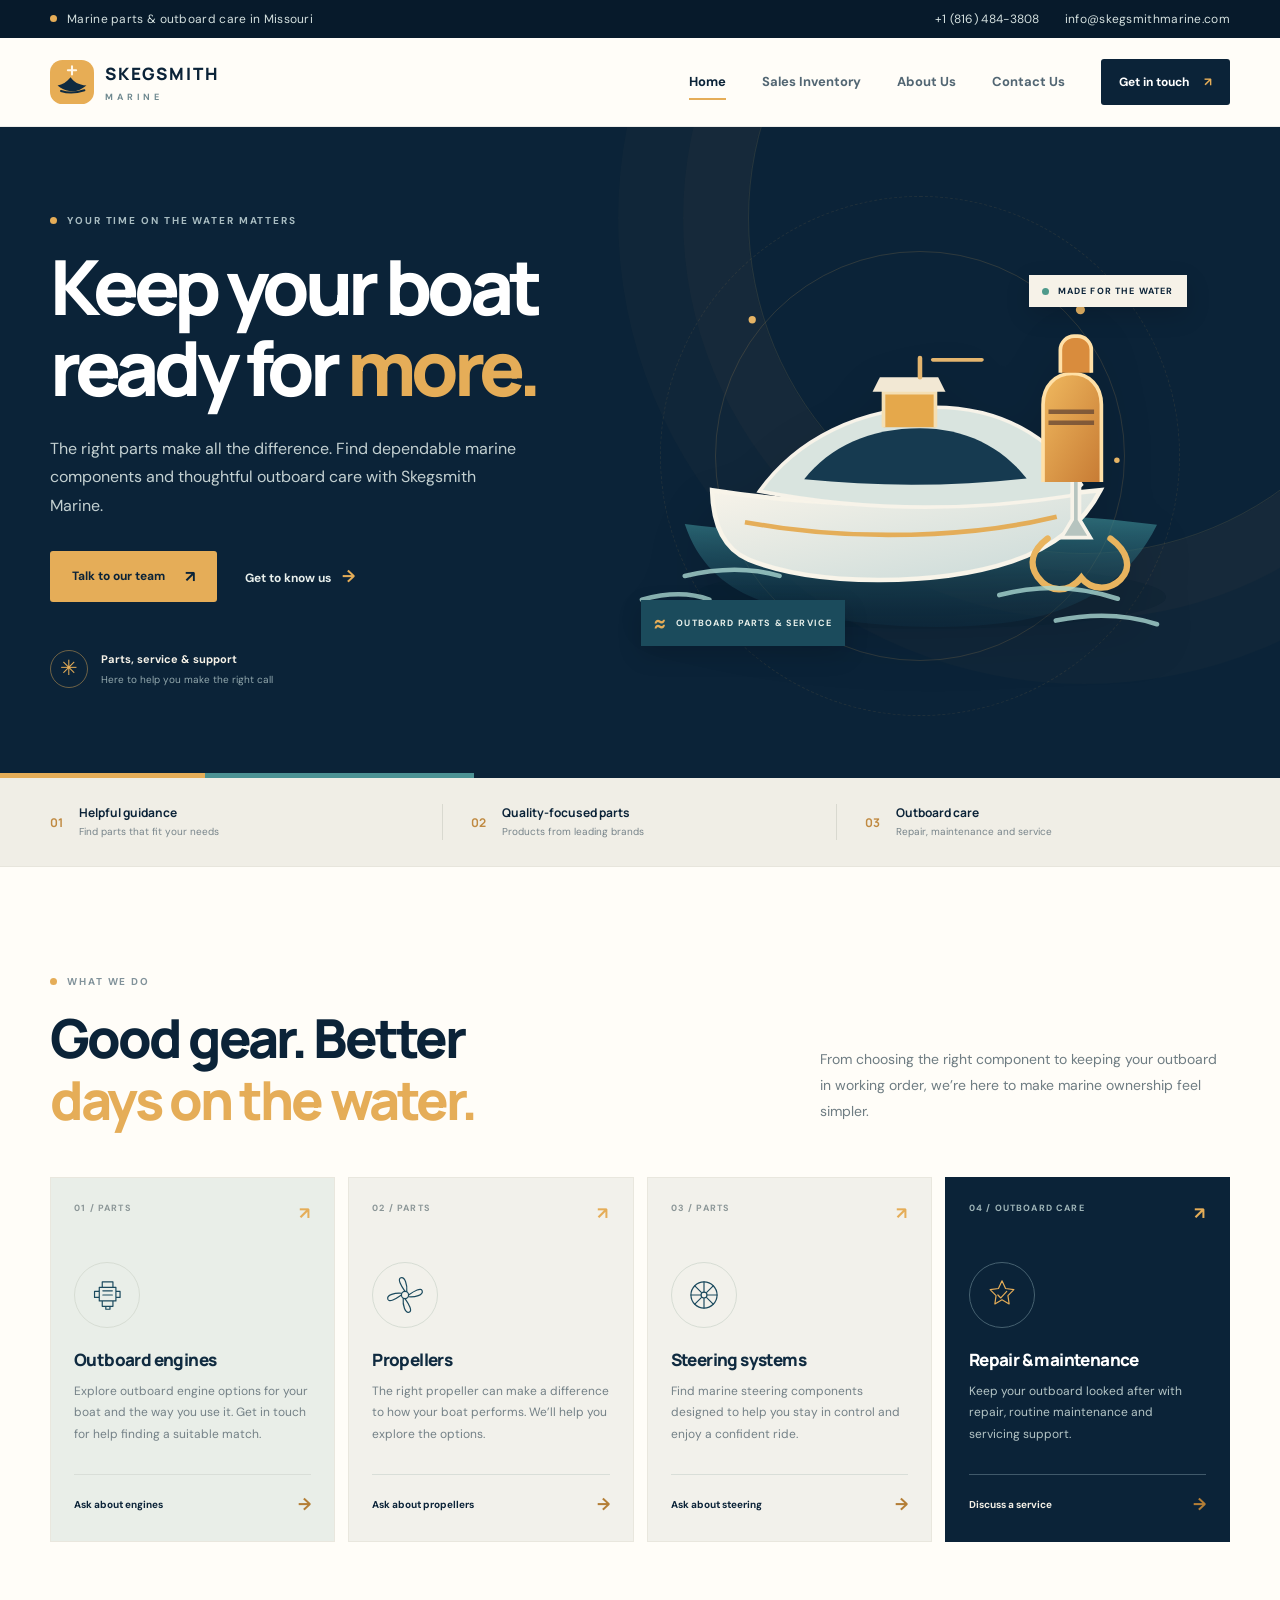
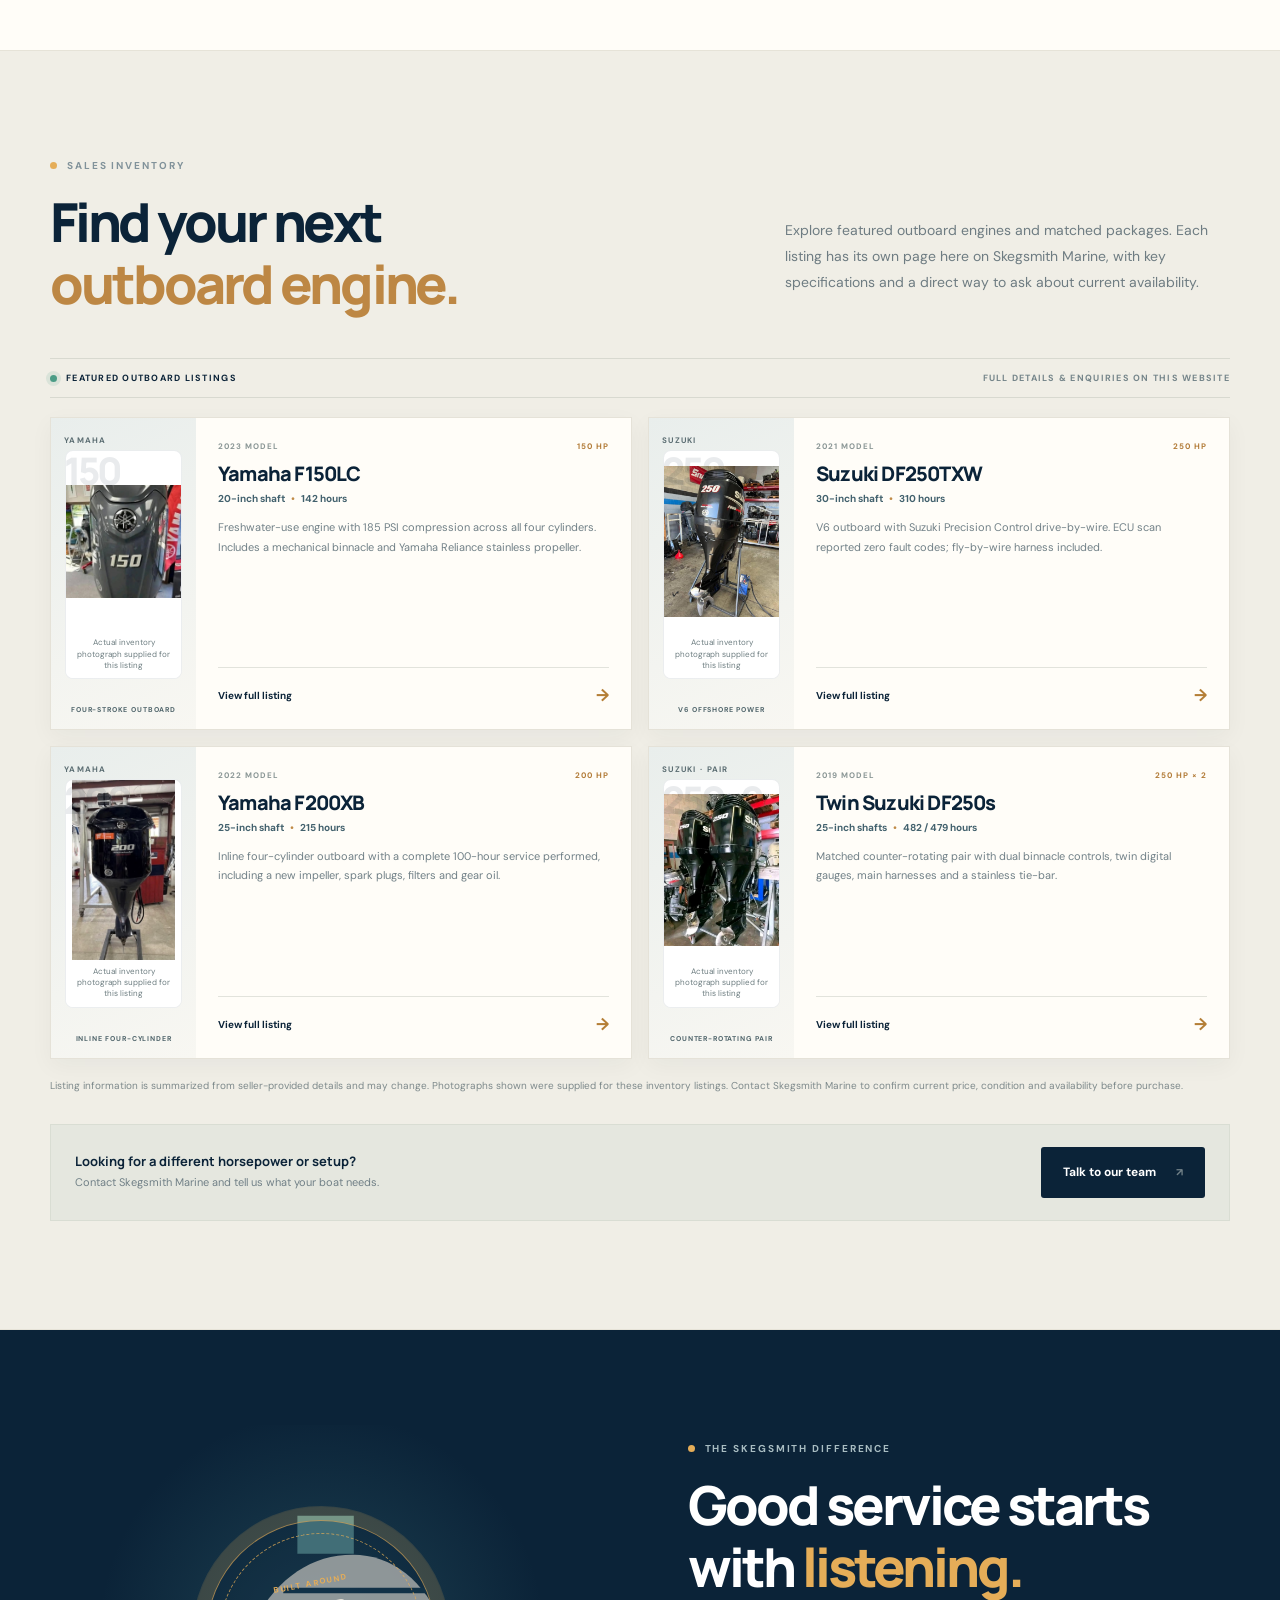
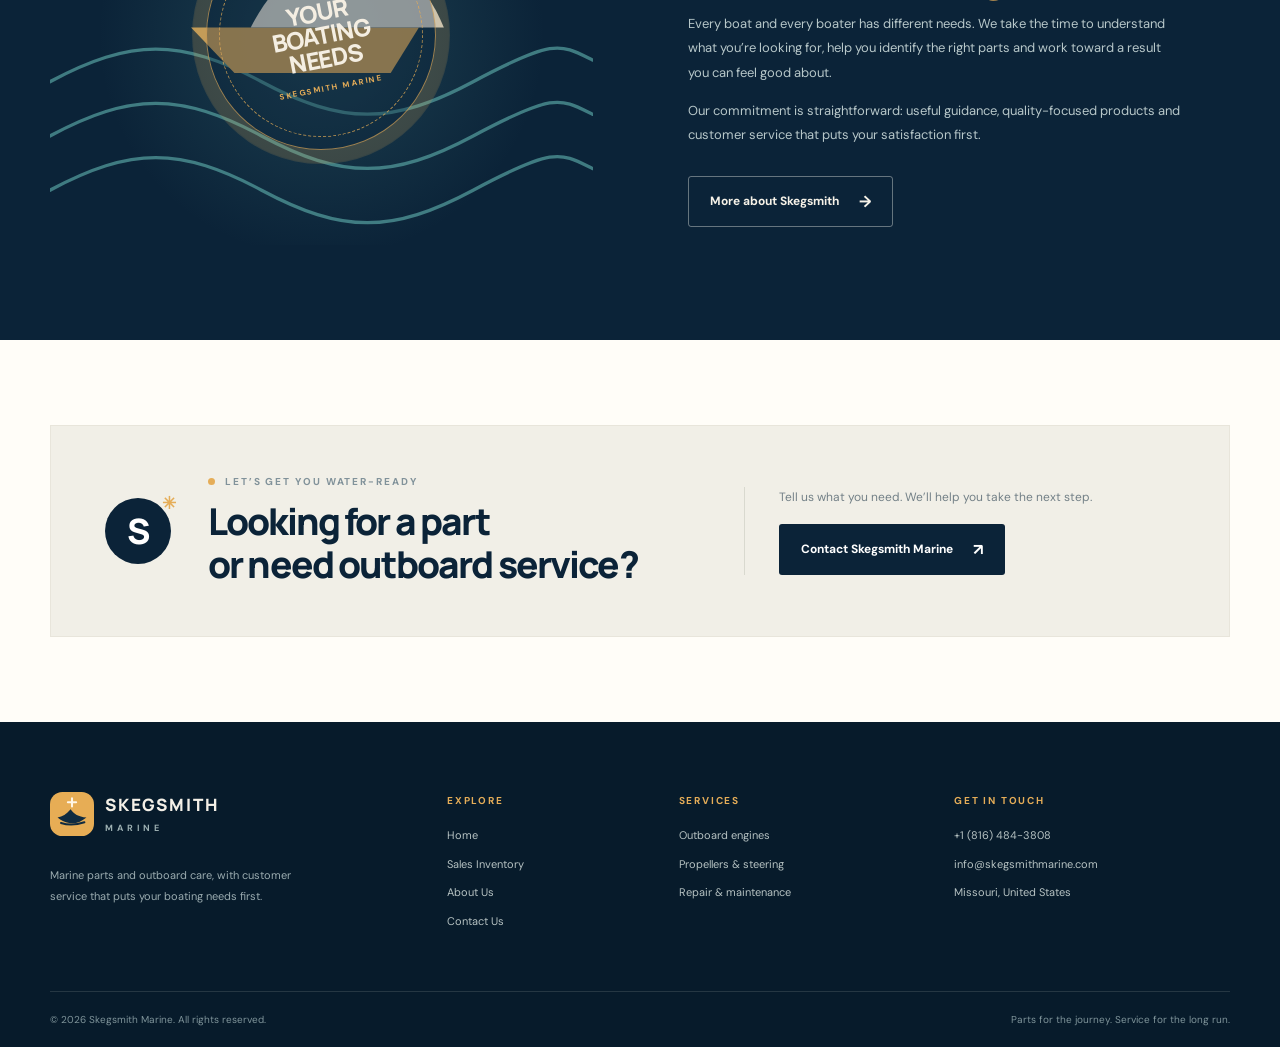
<file: index.html>
<!DOCTYPE html>

<html lang="en-US">
<head>
<meta charset="utf-8"/>
<meta content="width=device-width, initial-scale=1" name="viewport"/>
<meta content="#0b2338" name="theme-color"/>
<meta content="Find marine parts, outboard repair and maintenance in Missouri. Browse featured outboard sales listings with Skegsmith Marine." name="description"/>
<meta content="index, follow, max-image-preview:large" name="robots"/>
<meta content="Skegsmith Marine" name="author"/>
<link href="https://skegsmithmarine.com/" rel="canonical"/>
<link href="assets/images/favicon.svg" rel="icon" type="image/svg+xml"/>
<link href="https://fonts.googleapis.com" rel="preconnect"/>
<link crossorigin="" href="https://fonts.gstatic.com" rel="preconnect"/>
<link href="https://fonts.googleapis.com/css2?family=DM+Sans:wght@400;500;600;700&amp;family=Manrope:wght@400;500;600;700;800&amp;display=swap" rel="stylesheet"/>
<link href="assets/css/styles.css" rel="stylesheet"/>
<meta content="website" property="og:type"/>
<meta content="Skegsmith Marine" property="og:site_name"/>
<meta content="Skegsmith Marine | Outboard Parts, Repair &amp; Service" property="og:title"/>
<meta content="Marine parts and outboard care in Missouri. Explore services and featured outboard sales listings." property="og:description"/>
<meta content="https://skegsmithmarine.com/" property="og:url"/>
<meta content="https://skegsmithmarine.com/assets/images/marine-og.svg" property="og:image"/>
<meta content="summary_large_image" name="twitter:card"/>
<meta content="Skegsmith Marine | Outboard Parts, Repair &amp; Service" name="twitter:title"/>
<meta content="Marine parts, outboard care and featured sales listings in Missouri. Talk with Skegsmith Marine." name="twitter:description"/>
<meta content="https://skegsmithmarine.com/assets/images/marine-og.svg" name="twitter:image"/>
<title>Skegsmith Marine | Outboard Parts, Sales, Repair &amp; Service in Missouri</title>
<script type="application/ld+json">
  {
    "@context": "https://schema.org",
    "@type": "LocalBusiness",
    "@id": "https://skegsmithmarine.com/#business",
    "name": "Skegsmith Marine",
    "description": "Marine parts sales and outboard engine repair, maintenance and servicing in Missouri. Product selection includes outboard engines, propellers and steering systems.",
    "url": "https://skegsmithmarine.com/",
    "telephone": "+18164843808",
    "email": "info@skegsmithmarine.com",
    "areaServed": {
      "@type": "AdministrativeArea",
      "name": "Missouri, United States"
    },
    "knowsAbout": [
      "Outboard engines",
      "Marine propellers",
      "Marine steering systems",
      "Outboard engine repair",
      "Outboard engine maintenance",
      "Outboard engine servicing"
    ],
    "hasOfferCatalog": {
      "@type": "OfferCatalog",
      "name": "Marine Parts and Outboard Services",
      "itemListElement": [
        {"@type": "OfferCatalog", "name": "Marine Parts", "itemListElement": [
          {"@type": "Offer", "itemOffered": {"@type": "Product", "name": "Outboard Engines"}},
          {"@type": "Offer", "itemOffered": {"@type": "Product", "name": "Marine Propellers"}},
          {"@type": "Offer", "itemOffered": {"@type": "Product", "name": "Marine Steering Systems"}}
        ]},
        {"@type": "OfferCatalog", "name": "Outboard Care", "itemListElement": [
          {"@type": "Offer", "itemOffered": {"@type": "Service", "name": "Outboard Repair"}},
          {"@type": "Offer", "itemOffered": {"@type": "Service", "name": "Outboard Maintenance"}},
          {"@type": "Offer", "itemOffered": {"@type": "Service", "name": "Outboard Servicing"}}
        ]}
      ]
    },
    "contactPoint": {
      "@type": "ContactPoint",
      "telephone": "+18164843808",
      "email": "info@skegsmithmarine.com",
      "contactType": "customer service",
      "areaServed": "US-MO",
      "availableLanguage": "English"
    }
  }
  </script>
<script type="application/ld+json">
  {
    "@context": "https://schema.org",
    "@type": "ItemList",
    "name": "Featured Outboard Listings",
    "description": "Featured outboard listings with individual detail pages on Skegsmith Marine. Confirm current price, condition and availability before purchase.",
    "itemListElement": [
      {"@type": "ListItem", "position": 1, "name": "2023 Yamaha F150LC", "url": "https://skegsmithmarine.com/listings/yamaha-150-2023.html"},
      {"@type": "ListItem", "position": 2, "name": "2021 Suzuki DF250TXW", "url": "https://skegsmithmarine.com/listings/suzuki-250-2021.html"},
      {"@type": "ListItem", "position": 3, "name": "2022 Yamaha F200XB", "url": "https://skegsmithmarine.com/listings/yamaha-200-2022.html"},
      {"@type": "ListItem", "position": 4, "name": "Twin 2019 Suzuki DF250s", "url": "https://skegsmithmarine.com/listings/twin-suzuki-250-2019.html"}
    ]
  }
  </script>
<script defer="" src="assets/js/main.js"></script>
</head>
<body>
<a class="skip-link" href="#main">Skip to content</a>
<div class="utility-bar">
<div class="container utility-inner">
<span><span aria-hidden="true" class="status-dot"></span> Marine parts &amp; outboard care in Missouri</span>
<div class="utility-links">
<a href="tel:+18164843808">+1 (816) 484-3808</a>
<a href="mailto:info@skegsmithmarine.com">info@skegsmithmarine.com</a>
</div>
</div>
</div>
<header class="site-header">
<div class="container nav-wrap">
<a aria-label="Skegsmith Marine home" class="brand" href="index.html">
<img alt="" height="44" src="assets/images/brand-mark.svg" width="44"/>
<span class="brand-text"><strong>SKEGSMITH</strong><small>MARINE</small></span>
</a>
<button aria-controls="primary-nav" aria-expanded="false" aria-label="Open navigation" class="menu-toggle" type="button">
<span></span><span></span><span></span>
</button>
<nav aria-label="Main navigation" class="primary-nav" id="primary-nav">
<a aria-current="page" class="active" href="index.html">Home</a>
<a href="#sales-inventory">Sales Inventory</a>
<a href="about.html">About Us</a>
<a href="contact.html">Contact Us</a>
<a class="nav-cta" href="contact.html#contact-form">Get in touch <span aria-hidden="true">↗</span></a>
</nav>
</div>
</header>
<main id="main">
<section class="hero">
<div aria-hidden="true" class="hero-grain"></div>
<div class="container hero-grid">
<div class="hero-copy">
<p class="eyebrow eyebrow-light"><span></span> YOUR TIME ON THE WATER MATTERS</p>
<h1>Keep your boat<br/>ready for <em>more.</em></h1>
<p class="hero-lede">The right parts make all the difference. Find dependable marine components and thoughtful outboard care with Skegsmith Marine.</p>
<div class="hero-actions">
<a class="button button-gold" href="contact.html">Talk to our team <span aria-hidden="true">↗</span></a>
<a class="text-link text-link-light" href="about.html">Get to know us <span aria-hidden="true">→</span></a>
</div>
<div class="hero-proof">
<span aria-hidden="true" class="proof-icon">✳</span>
<span><strong>Parts, service &amp; support</strong><small>Here to help you make the right call</small></span>
</div>
</div>
<div aria-label="Illustration of a recreational boat with an outboard motor" class="hero-art" role="img">
<div class="art-orbit orbit-one"></div><div class="art-orbit orbit-two"></div>
<div class="art-tag tag-top"><span class="tag-dot"></span> MADE FOR THE WATER</div>
<svg aria-hidden="true" class="boat-illustration" viewBox="0 0 680 530" xmlns="http://www.w3.org/2000/svg">
<defs>
<lineargradient id="hull" x1="0" x2="1" y1="0" y2="1"><stop offset="0" stop-color="#f7f3e9"></stop><stop offset="1" stop-color="#c8d9d8"></stop></lineargradient>
<lineargradient id="motor" x1="0" x2="1" y1="0" y2="1"><stop offset="0" stop-color="#f0b95f"></stop><stop offset="1" stop-color="#c77b34"></stop></lineargradient>
<lineargradient id="water" x1="0" x2="0" y1="0" y2="1"><stop offset="0" stop-color="#3a8790" stop-opacity=".95"></stop><stop offset="1" stop-color="#123b52" stop-opacity=".3"></stop></lineargradient>
</defs>
<ellipse cx="350" cy="420" fill="#061c2d" opacity=".25" rx="260" ry="35"></ellipse>
<path d="M82 340c90 12 171 10 260-1 94-12 177-9 258 2-27 55-76 92-150 105-86 15-220 5-290-24-37-15-64-40-78-82Z" fill="url(#water)" opacity=".75"></path>
<path d="M112 303c108 17 227 20 356 7l70-7c-18 35-50 62-97 78-81 27-215 28-289-2-24-10-39-34-40-76Z" fill="url(#hull)" stroke="#f8f4e9" stroke-width="5"></path>
<path d="M164 304c40-56 109-92 192-92 71 0 128 31 161 85l-12 12c-115 18-229 17-341-5Z" fill="#d9e4df" stroke="#f7f3e9" stroke-width="4"></path>
<path d="M213 291c28-36 72-56 127-56 49 0 89 20 117 55-83 9-163 9-244 1Z" fill="#163a50"></path>
<path d="M300 234v-38h57v38" fill="#e5a84b" stroke="#f4dfb4" stroke-width="4"></path>
<path d="M288 195h80l-8-16h-64Z" fill="#f2e8d4"></path>
<path d="M340 179v-21" stroke="#e4b56e" stroke-linecap="round" stroke-width="5"></path>
<path d="M354 160h54" stroke="#e4b56e" stroke-linecap="round" stroke-width="4"></path>
<path d="M475 294v-85c0-20 13-34 32-34s32 14 32 34v85" fill="url(#motor)" stroke="#ffe0a7" stroke-width="4"></path>
<path d="M481 217h50M481 229h50" opacity=".8" stroke="#6c4b35" stroke-width="5"></path>
<path d="M494 174v-25c0-8 7-15 15-15h4c8 0 15 7 15 15v25" fill="#d98c3d" stroke="#ffe0a7" stroke-width="4"></path>
<path d="M507 294v41l-12 20h32l-12-20v-41" fill="#b6c4bf" stroke="#f7f3e9" stroke-width="4"></path>
<path d="M480 356c-17 13-21 28-11 42 13 18 34 18 48 1 10 13 30 15 43 2 13-13 8-31-11-45" fill="none" stroke="#e9b45e" stroke-linecap="round" stroke-width="7"></path>
<path d="M82 397c38-9 73-9 104 0m-151 26c29-8 53-8 74 0m318-5c45-12 88-10 130 4m-68 24c40-8 77-7 111 4" fill="none" opacity=".8" stroke="#a9d7d1" stroke-linecap="round" stroke-width="5"></path>
<path d="M148 338c56 10 103 14 157 14 72 0 132-7 185-20" fill="none" opacity=".9" stroke="#e5a84b" stroke-width="5"></path>
<circle cx="156" cy="116" fill="#e6b465" r="4"></circle><circle cx="516" cy="105" fill="#e6b465" r="5"></circle><circle cx="556" cy="270" fill="#e6b465" r="3"></circle>
</svg>
<div class="art-tag tag-bottom"><span class="mini-wave">≈</span> OUTBOARD PARTS &amp; SERVICE</div>
</div>
</div>
<div aria-hidden="true" class="hero-bottom-line"></div>
</section>
<section aria-label="What you can expect" class="trust-strip">
<div class="container trust-grid">
<div><span class="trust-number">01</span><span><strong>Helpful guidance</strong><small>Find parts that fit your needs</small></span></div>
<div><span class="trust-number">02</span><span><strong>Quality-focused parts</strong><small>Products from leading brands</small></span></div>
<div><span class="trust-number">03</span><span><strong>Outboard care</strong><small>Repair, maintenance and service</small></span></div>
</div>
</section>
<section class="section section-services">
<div class="container">
<div class="section-heading heading-split">
<div><p class="eyebrow"><span></span> WHAT WE DO</p><h2>Good gear. Better<br/><em>days on the water.</em></h2></div>
<p>From choosing the right component to keeping your outboard in working order, we’re here to make marine ownership feel simpler.</p>
</div>
<div class="service-grid">
<article class="service-card service-featured">
<div class="service-topline"><span>01 / PARTS</span><span aria-hidden="true" class="service-arrow">↗</span></div>
<div aria-hidden="true" class="service-icon icon-engine"><svg viewBox="0 0 64 64"><path d="M24 10h18v9H24zM19 19h28v23H19zM24 42v9h18v-9M30 51v5h7v-5M18 26h-7v10h7M47 26h7v10h-7M25 25h16M25 32h16"></path></svg></div>
<h3>Outboard engines</h3>
<p>Explore outboard engine options for your boat and the way you use it. Get in touch for help finding a suitable match.</p>
<a class="card-link" href="contact.html">Ask about engines <span>→</span></a>
</article>
<article class="service-card">
<div class="service-topline"><span>02 / PARTS</span><span aria-hidden="true" class="service-arrow">↗</span></div>
<div aria-hidden="true" class="service-icon icon-propeller"><svg viewBox="0 0 64 64"><circle cx="32" cy="32" r="6"></circle><path d="M32 26c-7-10-13-21-7-23 7-2 11 12 10 23M38 32c10-7 21-13 23-7 2 7-12 11-23 10M32 38c7 10 13 21 7 23-7 2-11-12-10-23M26 32c-10 7-21 13-23 7-2-7 12-11 23-10"></path></svg></div>
<h3>Propellers</h3>
<p>The right propeller can make a difference to how your boat performs. We’ll help you explore the options.</p>
<a class="card-link" href="contact.html">Ask about propellers <span>→</span></a>
</article>
<article class="service-card">
<div class="service-topline"><span>03 / PARTS</span><span aria-hidden="true" class="service-arrow">↗</span></div>
<div aria-hidden="true" class="service-icon icon-steering"><svg viewBox="0 0 64 64"><circle cx="32" cy="32" r="22"></circle><circle cx="32" cy="32" r="5"></circle><path d="M32 10v17m0 10v17M10 32h17m10 0h17M16.5 16.5l11 11m9 9 11 11m0-31-11 11m-9 9-11 11"></path></svg></div>
<h3>Steering systems</h3>
<p>Find marine steering components designed to help you stay in control and enjoy a confident ride.</p>
<a class="card-link" href="contact.html">Ask about steering <span>→</span></a>
</article>
<article class="service-card service-dark">
<div class="service-topline"><span>04 / OUTBOARD CARE</span><span aria-hidden="true" class="service-arrow">↗</span></div>
<div aria-hidden="true" class="service-icon icon-service"><svg viewBox="0 0 64 64"><path d="M32 8 38 21l14 2-10 10 2 14-12-7-12 7 2-14-10-10 14-2z"></path><path d="m25 32 5 5 10-11"></path></svg></div>
<h3>Repair &amp; maintenance</h3>
<p>Keep your outboard looked after with repair, routine maintenance and servicing support.</p>
<a class="card-link" href="contact.html">Discuss a service <span>→</span></a>
</article>
</div>
</div>
</section>
<section aria-labelledby="inventory-title" class="section section-inventory" id="sales-inventory">
<div class="container">
<div class="inventory-heading">
<div>
<p class="eyebrow"><span></span> SALES INVENTORY</p>
<h2 id="inventory-title">Find your next<br/><em>outboard engine.</em></h2>
</div>
<div class="inventory-intro">
<p>Explore featured outboard engines and matched packages. Each listing has its own page here on Skegsmith Marine, with key specifications and a direct way to ask about current availability.</p>
</div>
</div>
<div class="inventory-source-note">
<span class="inventory-source-label"><span aria-hidden="true" class="inventory-live-dot"></span> FEATURED OUTBOARD LISTINGS</span>
<span class="inventory-source-caption">FULL DETAILS &amp; ENQUIRIES ON THIS WEBSITE</span>
</div>
<div class="inventory-grid">
<article class="inventory-card">
<div aria-label="Actual inventory photograph supplied for the Yamaha 150 listing." class="inventory-visual" role="group"><span class="inventory-visual-kicker">YAMAHA</span><span class="inventory-visual-power">150</span><figure class="inventory-photo-frame"><img alt="Photograph of the Yamaha 150 outboard supplied for the 2023 inventory listing." class="inventory-product-photo" decoding="async" loading="lazy" src="assets/images/products/yamaha-f150-2023.jpg" width="1080" height="1058"/><figcaption class="inventory-photo-caption">Actual inventory photograph supplied for this listing</figcaption></figure><span class="inventory-visual-foot">FOUR-STROKE OUTBOARD</span></div>
<div class="inventory-card-content">
<div class="inventory-card-topline"><span>2023 MODEL</span><span>150 HP</span></div>
<h3>Yamaha F150LC</h3>
<p class="inventory-card-specs">20-inch shaft <span>•</span> 142 hours</p>
<p class="inventory-card-description">Freshwater-use engine with 185 PSI compression across all four cylinders. Includes a mechanical binnacle and Yamaha Reliance stainless propeller.</p>
<a class="inventory-card-link" href="listings/yamaha-150-2023.html">View full listing <span aria-hidden="true">→</span></a>
</div>
</article>
<article class="inventory-card">
<div aria-label="Actual inventory photograph supplied for the Suzuki DF250TXW listing." class="inventory-visual inventory-visual-suzuki" role="group"><span class="inventory-visual-kicker">SUZUKI</span><span class="inventory-visual-power">250</span><figure class="inventory-photo-frame"><img alt="Photograph of the 2021 Suzuki DF250TXW outboard supplied for this listing." class="inventory-product-photo" decoding="async" loading="lazy" src="assets/images/products/suzuki-df250txw-2021.jpg" width="825" height="1080"/><figcaption class="inventory-photo-caption">Actual inventory photograph supplied for this listing</figcaption></figure><span class="inventory-visual-foot">V6 OFFSHORE POWER</span></div>
<div class="inventory-card-content">
<div class="inventory-card-topline"><span>2021 MODEL</span><span>250 HP</span></div>
<h3>Suzuki DF250TXW</h3>
<p class="inventory-card-specs">30-inch shaft <span>•</span> 310 hours</p>
<p class="inventory-card-description">V6 outboard with Suzuki Precision Control drive-by-wire. ECU scan reported zero fault codes; fly-by-wire harness included.</p>
<a class="inventory-card-link" href="listings/suzuki-250-2021.html">View full listing <span aria-hidden="true">→</span></a>
</div>
</article>
<article class="inventory-card">
<div aria-label="Actual inventory photograph supplied for the Yamaha F200XB listing." class="inventory-visual inventory-visual-yamaha" role="group"><span class="inventory-visual-kicker">YAMAHA</span><span class="inventory-visual-power">200</span><figure class="inventory-photo-frame"><img alt="Photograph of the 2022 Yamaha F200XB outboard supplied for this listing." class="inventory-product-photo" decoding="async" loading="lazy" src="assets/images/products/yamaha-f200xb-2022.jpg" width="473" height="829"/><figcaption class="inventory-photo-caption">Actual inventory photograph supplied for this listing</figcaption></figure><span class="inventory-visual-foot">INLINE FOUR-CYLINDER</span></div>
<div class="inventory-card-content">
<div class="inventory-card-topline"><span>2022 MODEL</span><span>200 HP</span></div>
<h3>Yamaha F200XB</h3>
<p class="inventory-card-specs">25-inch shaft <span>•</span> 215 hours</p>
<p class="inventory-card-description">Inline four-cylinder outboard with a complete 100-hour service performed, including a new impeller, spark plugs, filters and gear oil.</p>
<a class="inventory-card-link" href="listings/yamaha-200-2022.html">View full listing <span aria-hidden="true">→</span></a>
</div>
</article>
<article class="inventory-card">
<div aria-label="Actual inventory photograph supplied for the twin Suzuki DF250 listing." class="inventory-visual inventory-visual-twin" role="group"><span class="inventory-visual-kicker">SUZUKI · PAIR</span><span class="inventory-visual-power">250×2</span><figure class="inventory-photo-frame"><img alt="Photograph of the two 2019 Suzuki DF250 outboard engines supplied for this listing." class="inventory-product-photo" decoding="async" loading="lazy" src="assets/images/products/twin-suzuki-df250-2019.jpg" width="812" height="1080"/><figcaption class="inventory-photo-caption">Actual inventory photograph supplied for this listing</figcaption></figure><span class="inventory-visual-foot">COUNTER-ROTATING PAIR</span></div>
<div class="inventory-card-content">
<div class="inventory-card-topline"><span>2019 MODEL</span><span>250 HP × 2</span></div>
<h3>Twin Suzuki DF250s</h3>
<p class="inventory-card-specs">25-inch shafts <span>•</span> 482 / 479 hours</p>
<p class="inventory-card-description">Matched counter-rotating pair with dual binnacle controls, twin digital gauges, main harnesses and a stainless tie-bar.</p>
<a class="inventory-card-link" href="listings/twin-suzuki-250-2019.html">View full listing <span aria-hidden="true">→</span></a>
</div>
</article>
</div>
<p class="inventory-disclaimer">Listing information is summarized from seller-provided details and may change. Photographs shown were supplied for these inventory listings. Contact Skegsmith Marine to confirm current price, condition and availability before purchase.</p>
<div class="inventory-bottom-cta">
<div><strong>Looking for a different horsepower or setup?</strong><span>Contact Skegsmith Marine and tell us what your boat needs.</span></div>
<a class="button button-dark" href="contact.html">Talk to our team <span aria-hidden="true">↗</span></a>
</div>
</div>
</section>
<section class="service-promise">
<div class="container promise-grid">
<div class="promise-visual">
<div class="promise-stamp"><span>BUILT AROUND</span><strong>YOUR<br/>BOATING<br/>NEEDS</strong><span>SKEGSMITH MARINE</span></div>
<svg aria-hidden="true" class="promise-wave" viewBox="0 0 500 370"><path d="M0 220c75-40 120-40 195 0s120 40 195 0 80-35 110-20M0 270c75-40 120-40 195 0s120 40 195 0 80-35 110-20M0 320c75-40 120-40 195 0s120 40 195 0 80-35 110-20" fill="none" stroke="currentColor" stroke-linecap="round" stroke-width="3"></path><path d="M130 170h210l-26 42H170z" fill="#e7b15d"></path><path d="M185 170c23-45 55-67 94-67 36 0 66 23 84 67" fill="#f4eee1"></path><path d="M228 102v-35h52v35" fill="#6ba7a5"></path><path d="M215 136h132" stroke="#163a50" stroke-width="5"></path></svg>
</div>
<div class="promise-copy">
<p class="eyebrow eyebrow-light"><span></span> THE SKEGSMITH DIFFERENCE</p>
<h2>Good service starts<br/>with <em>listening.</em></h2>
<p>Every boat and every boater has different needs. We take the time to understand what you’re looking for, help you identify the right parts and work toward a result you can feel good about.</p>
<p>Our commitment is straightforward: useful guidance, quality-focused products and customer service that puts your satisfaction first.</p>
<a class="button button-outline-light" href="about.html">More about Skegsmith <span aria-hidden="true">→</span></a>
</div>
</div>
</section>
<section class="section section-cta">
<div class="container cta-card">
<div aria-hidden="true" class="cta-mark">S<span>✳</span></div>
<div><p class="eyebrow"><span></span> LET’S GET YOU WATER-READY</p><h2>Looking for a part<br/>or need outboard service?</h2></div>
<div class="cta-action"><p>Tell us what you need. We’ll help you take the next step.</p><a class="button button-dark" href="contact.html">Contact Skegsmith Marine <span aria-hidden="true">↗</span></a></div>
</div>
</section>
</main>
<footer class="site-footer">
<div class="container footer-main">
<div class="footer-brand-block"><a class="brand brand-footer" href="index.html"><img alt="" height="44" src="assets/images/brand-mark.svg" width="44"/><span class="brand-text"><strong>SKEGSMITH</strong><small>MARINE</small></span></a><p>Marine parts and outboard care, with customer service that puts your boating needs first.</p></div>
<div class="footer-column"><h2>Explore</h2><a href="index.html">Home</a><a href="index.html#sales-inventory">Sales Inventory</a><a href="about.html">About Us</a><a href="contact.html">Contact Us</a></div>
<div class="footer-column"><h2>Services</h2><a href="contact.html">Outboard engines</a><a href="contact.html">Propellers &amp; steering</a><a href="contact.html">Repair &amp; maintenance</a></div>
<div class="footer-column footer-contact"><h2>Get in touch</h2><a href="tel:+18164843808">+1 (816) 484-3808</a><a href="mailto:info@skegsmithmarine.com">info@skegsmithmarine.com</a><span>Missouri, United States</span></div>
</div>
<div class="container footer-bottom"><span>© <span data-year="">2026</span> Skegsmith Marine. All rights reserved.</span><span>Parts for the journey. Service for the long run.</span></div>
</footer>
</body>
</html>
</file>
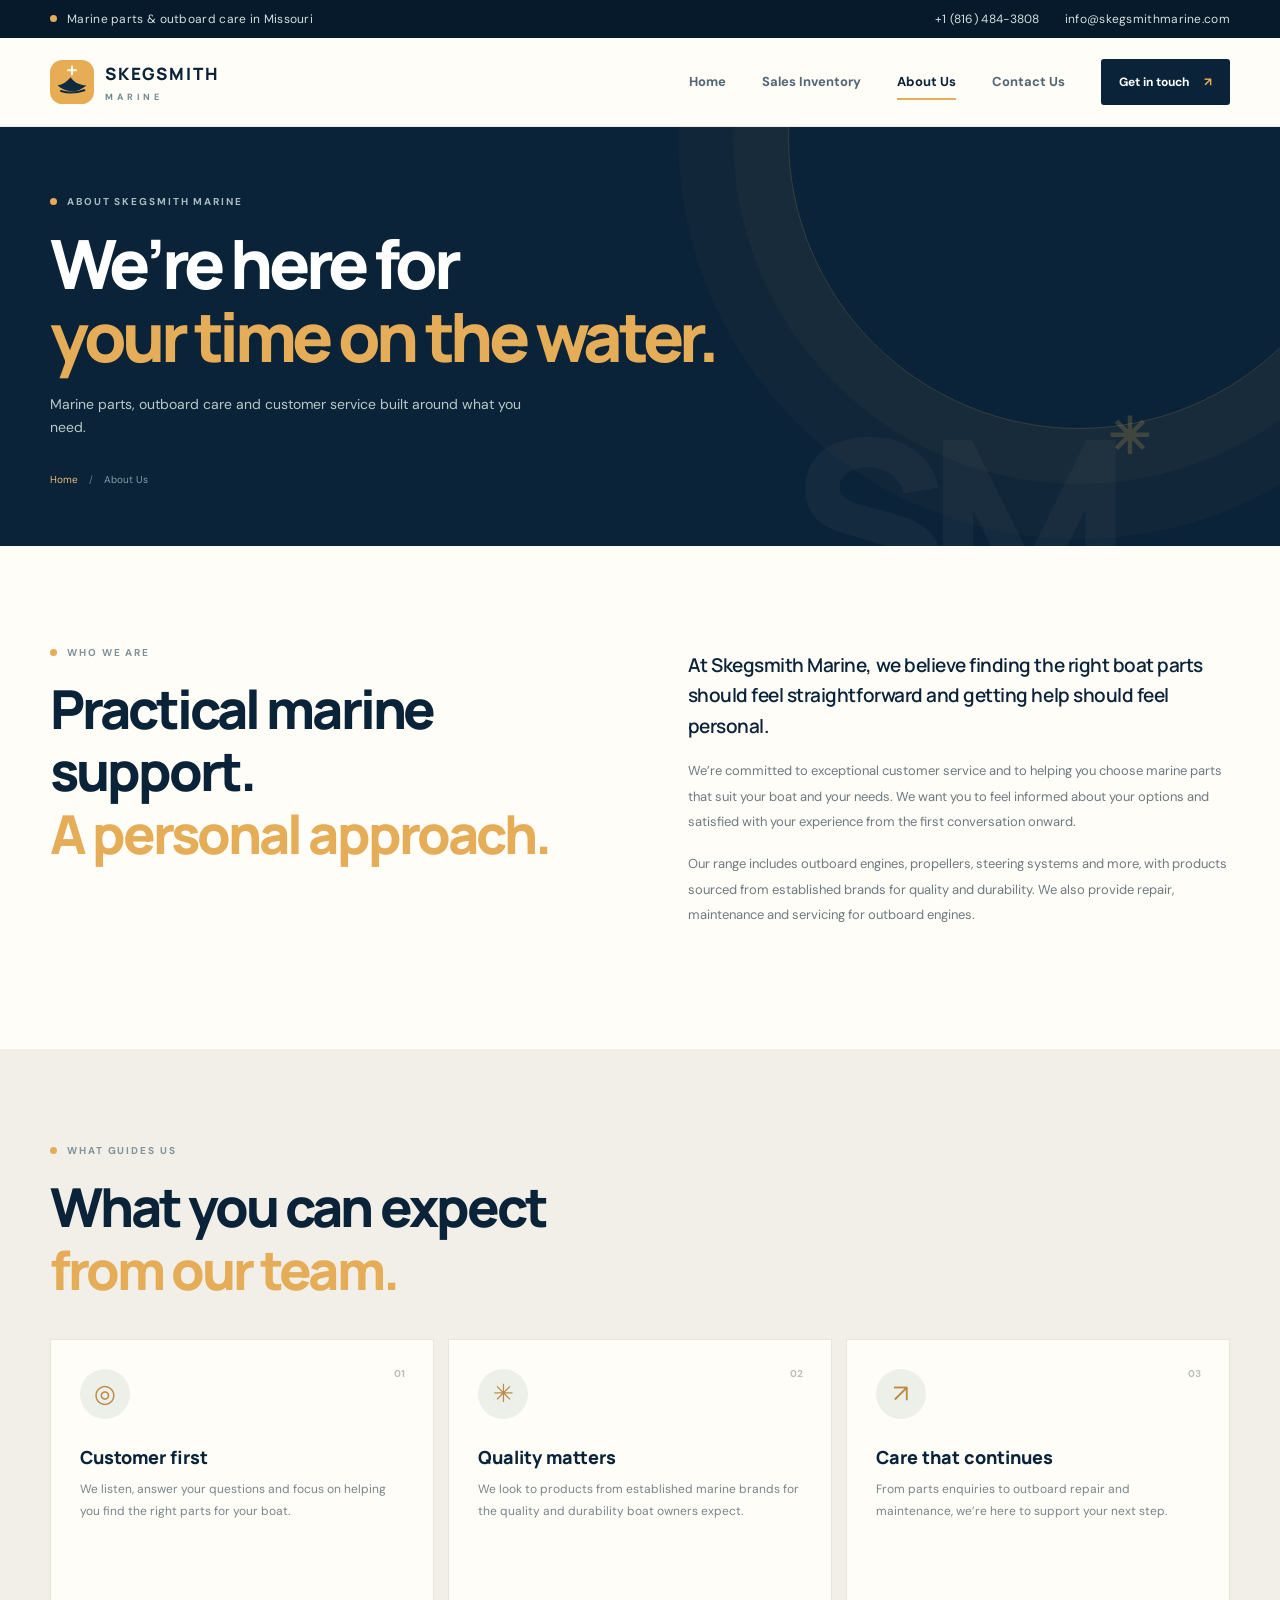
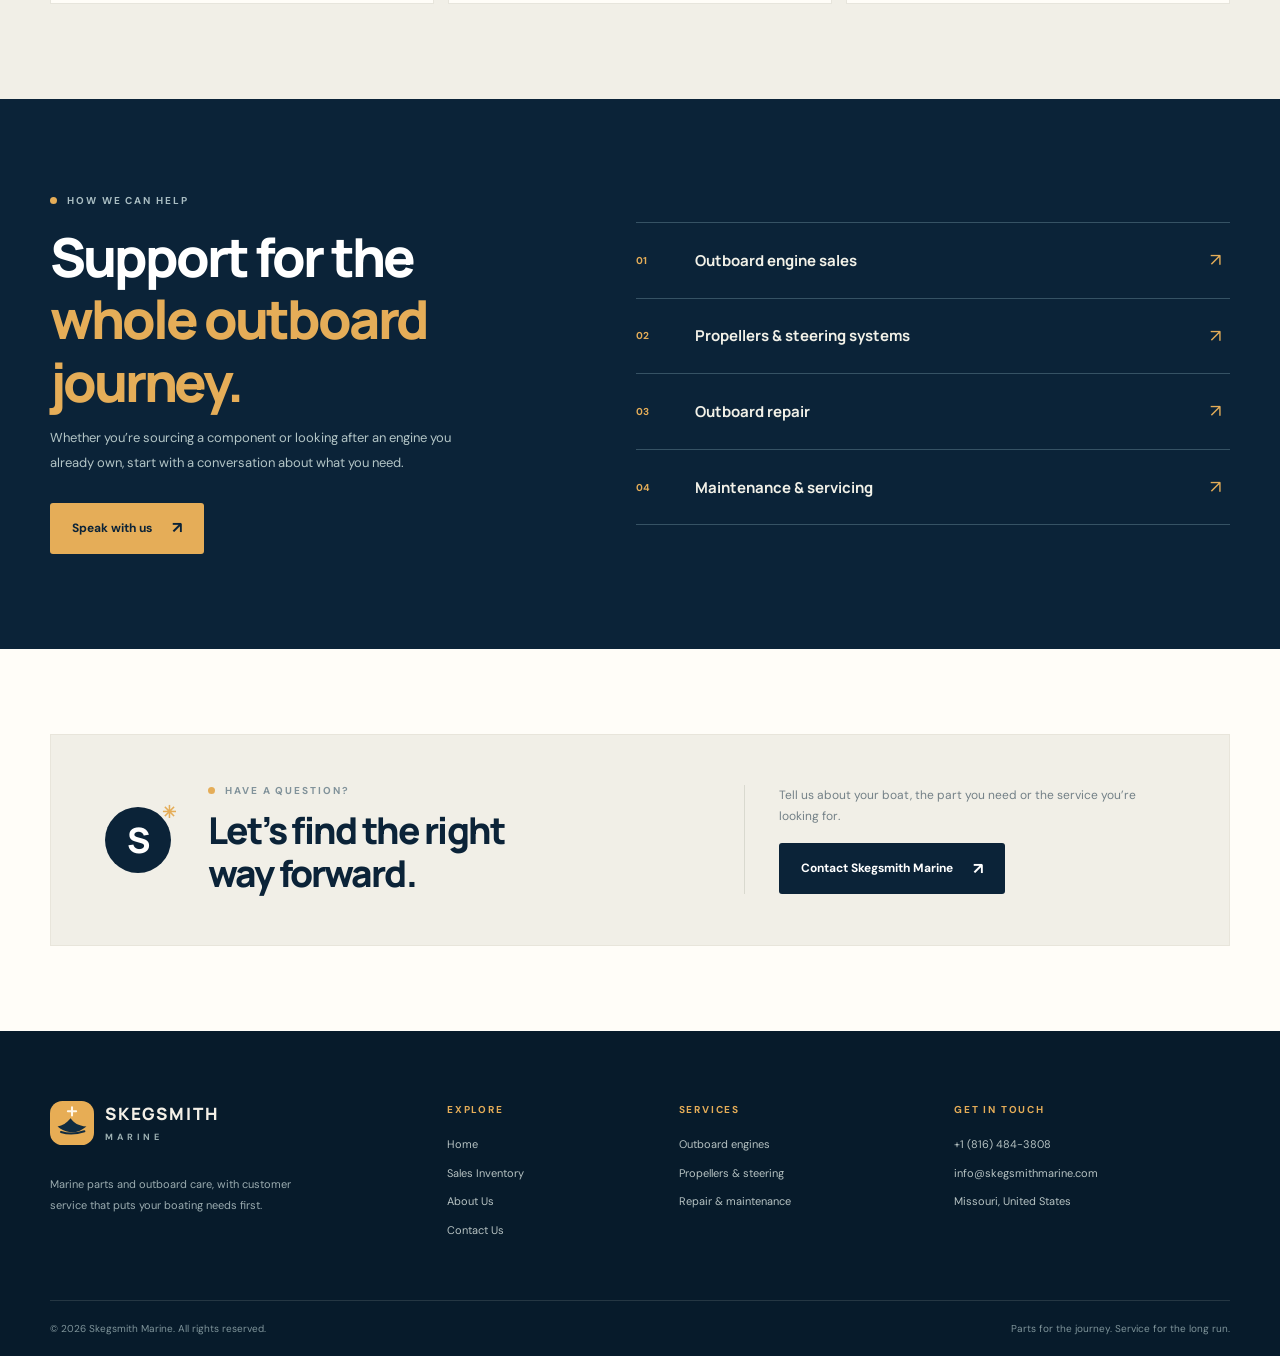
<file: about.html>
<!doctype html>
<html lang="en-US">
<head>
  <meta charset="utf-8"><meta name="viewport" content="width=device-width, initial-scale=1"><meta name="theme-color" content="#0b2338">
  <meta name="description" content="Learn about Skegsmith Marine, a Missouri marine parts and outboard service business focused on helpful customer care, quality parts and customer satisfaction.">
  <meta name="robots" content="index, follow, max-image-preview:large"><meta name="author" content="Skegsmith Marine">
  <link rel="canonical" href="https://skegsmithmarine.com/about.html"><link rel="icon" href="assets/images/favicon.svg" type="image/svg+xml">
  <link rel="preconnect" href="https://fonts.googleapis.com"><link rel="preconnect" href="https://fonts.gstatic.com" crossorigin><link href="https://fonts.googleapis.com/css2?family=DM+Sans:wght@400;500;600;700&family=Manrope:wght@400;500;600;700;800&display=swap" rel="stylesheet"><link rel="stylesheet" href="assets/css/styles.css">
  <meta property="og:type" content="website"><meta property="og:site_name" content="Skegsmith Marine"><meta property="og:title" content="About Skegsmith Marine | Missouri Marine Parts & Service"><meta property="og:description" content="Customer-first marine parts guidance and outboard care in Missouri."><meta property="og:url" content="https://skegsmithmarine.com/about.html"><meta property="og:image" content="https://skegsmithmarine.com/assets/images/marine-og.svg"><meta name="twitter:card" content="summary_large_image">
  <title>About Skegsmith Marine | Missouri Marine Parts & Service</title><script defer src="assets/js/main.js"></script>
  <script type="application/ld+json">{"@context":"https://schema.org","@type":"AboutPage","name":"About Skegsmith Marine","url":"https://skegsmithmarine.com/about.html","about":{"@type":"LocalBusiness","name":"Skegsmith Marine","telephone":"+18164843808","email":"info@skegsmithmarine.com","areaServed":{"@type":"AdministrativeArea","name":"Missouri, United States"}}}</script>
</head>
<body>
  <a class="skip-link" href="#main">Skip to content</a>
  <div class="utility-bar"><div class="container utility-inner"><span><span class="status-dot" aria-hidden="true"></span> Marine parts & outboard care in Missouri</span><div class="utility-links"><a href="tel:+18164843808">+1 (816) 484-3808</a><a href="mailto:info@skegsmithmarine.com">info@skegsmithmarine.com</a></div></div></div>
  <header class="site-header"><div class="container nav-wrap"><a class="brand" href="index.html" aria-label="Skegsmith Marine home"><img src="assets/images/brand-mark.svg" width="44" height="44" alt=""><span class="brand-text"><strong>SKEGSMITH</strong><small>MARINE</small></span></a><button class="menu-toggle" type="button" aria-label="Open navigation" aria-expanded="false" aria-controls="primary-nav"><span></span><span></span><span></span></button><nav class="primary-nav" id="primary-nav" aria-label="Main navigation"><a href="index.html">Home</a><a href="index.html#sales-inventory">Sales Inventory</a><a class="active" aria-current="page" href="about.html">About Us</a><a href="contact.html">Contact Us</a><a class="nav-cta" href="contact.html#contact-form">Get in touch <span aria-hidden="true">↗</span></a></nav></div></header>
  <main id="main">
    <section class="page-hero"><div class="container page-hero-inner"><p class="eyebrow eyebrow-light"><span></span> ABOUT SKEGSMITH MARINE</p><h1>We’re here for<br><em>your time on the water.</em></h1><p>Marine parts, outboard care and customer service built around what you need.</p><div class="breadcrumb"><a href="index.html">Home</a><span>/</span><span aria-current="page">About Us</span></div></div><div class="page-hero-decoration" aria-hidden="true">SM<span>✳</span></div></section>
    <section class="section about-intro"><div class="container about-intro-grid"><div><p class="eyebrow"><span></span> WHO WE ARE</p><h2>Practical marine support.<br><em>A personal approach.</em></h2></div><div class="about-body"><p class="lead">At Skegsmith Marine, we believe finding the right boat parts should feel straightforward and getting help should feel personal.</p><p>We’re committed to exceptional customer service and to helping you choose marine parts that suit your boat and your needs. We want you to feel informed about your options and satisfied with your experience from the first conversation onward.</p><p>Our range includes outboard engines, propellers, steering systems and more, with products sourced from established brands for quality and durability. We also provide repair, maintenance and servicing for outboard engines.</p></div></div></section>
    <section class="about-values"><div class="container"><div class="section-heading"><p class="eyebrow"><span></span> WHAT GUIDES US</p><h2>What you can expect<br><em>from our team.</em></h2></div><div class="values-grid"><article class="value-card"><span class="value-index">01</span><div class="value-symbol">◎</div><h3>Customer first</h3><p>We listen, answer your questions and focus on helping you find the right parts for your boat.</p></article><article class="value-card"><span class="value-index">02</span><div class="value-symbol">✳</div><h3>Quality matters</h3><p>We look to products from established marine brands for the quality and durability boat owners expect.</p></article><article class="value-card"><span class="value-index">03</span><div class="value-symbol">↗</div><h3>Care that continues</h3><p>From parts enquiries to outboard repair and maintenance, we’re here to support your next step.</p></article></div></div></section>
    <section class="about-services"><div class="container about-services-grid"><div><p class="eyebrow eyebrow-light"><span></span> HOW WE CAN HELP</p><h2>Support for the<br><em>whole outboard journey.</em></h2><p>Whether you’re sourcing a component or looking after an engine you already own, start with a conversation about what you need.</p><a class="button button-gold" href="contact.html">Speak with us <span aria-hidden="true">↗</span></a></div><div class="service-list"><div><span>01</span><strong>Outboard engine sales</strong><span class="service-list-arrow">↗</span></div><div><span>02</span><strong>Propellers & steering systems</strong><span class="service-list-arrow">↗</span></div><div><span>03</span><strong>Outboard repair</strong><span class="service-list-arrow">↗</span></div><div><span>04</span><strong>Maintenance & servicing</strong><span class="service-list-arrow">↗</span></div></div></div></section>
    <section class="section section-cta"><div class="container cta-card"><div class="cta-mark" aria-hidden="true">S<span>✳</span></div><div><p class="eyebrow"><span></span> HAVE A QUESTION?</p><h2>Let’s find the right<br>way forward.</h2></div><div class="cta-action"><p>Tell us about your boat, the part you need or the service you’re looking for.</p><a class="button button-dark" href="contact.html">Contact Skegsmith Marine <span aria-hidden="true">↗</span></a></div></div></section>
  </main>
  <footer class="site-footer"><div class="container footer-main"><div class="footer-brand-block"><a class="brand brand-footer" href="index.html"><img src="assets/images/brand-mark.svg" width="44" height="44" alt=""><span class="brand-text"><strong>SKEGSMITH</strong><small>MARINE</small></span></a><p>Marine parts and outboard care, with customer service that puts your boating needs first.</p></div><div class="footer-column"><h2>Explore</h2><a href="index.html">Home</a><a href="index.html#sales-inventory">Sales Inventory</a><a href="about.html">About Us</a><a href="contact.html">Contact Us</a></div><div class="footer-column"><h2>Services</h2><a href="contact.html">Outboard engines</a><a href="contact.html">Propellers & steering</a><a href="contact.html">Repair & maintenance</a></div><div class="footer-column footer-contact"><h2>Get in touch</h2><a href="tel:+18164843808">+1 (816) 484-3808</a><a href="mailto:info@skegsmithmarine.com">info@skegsmithmarine.com</a><span>Missouri, United States</span></div></div><div class="container footer-bottom"><span>© <span data-year>2026</span> Skegsmith Marine. All rights reserved.</span><span>Parts for the journey. Service for the long run.</span></div></footer>
</body>
</html>
</file>
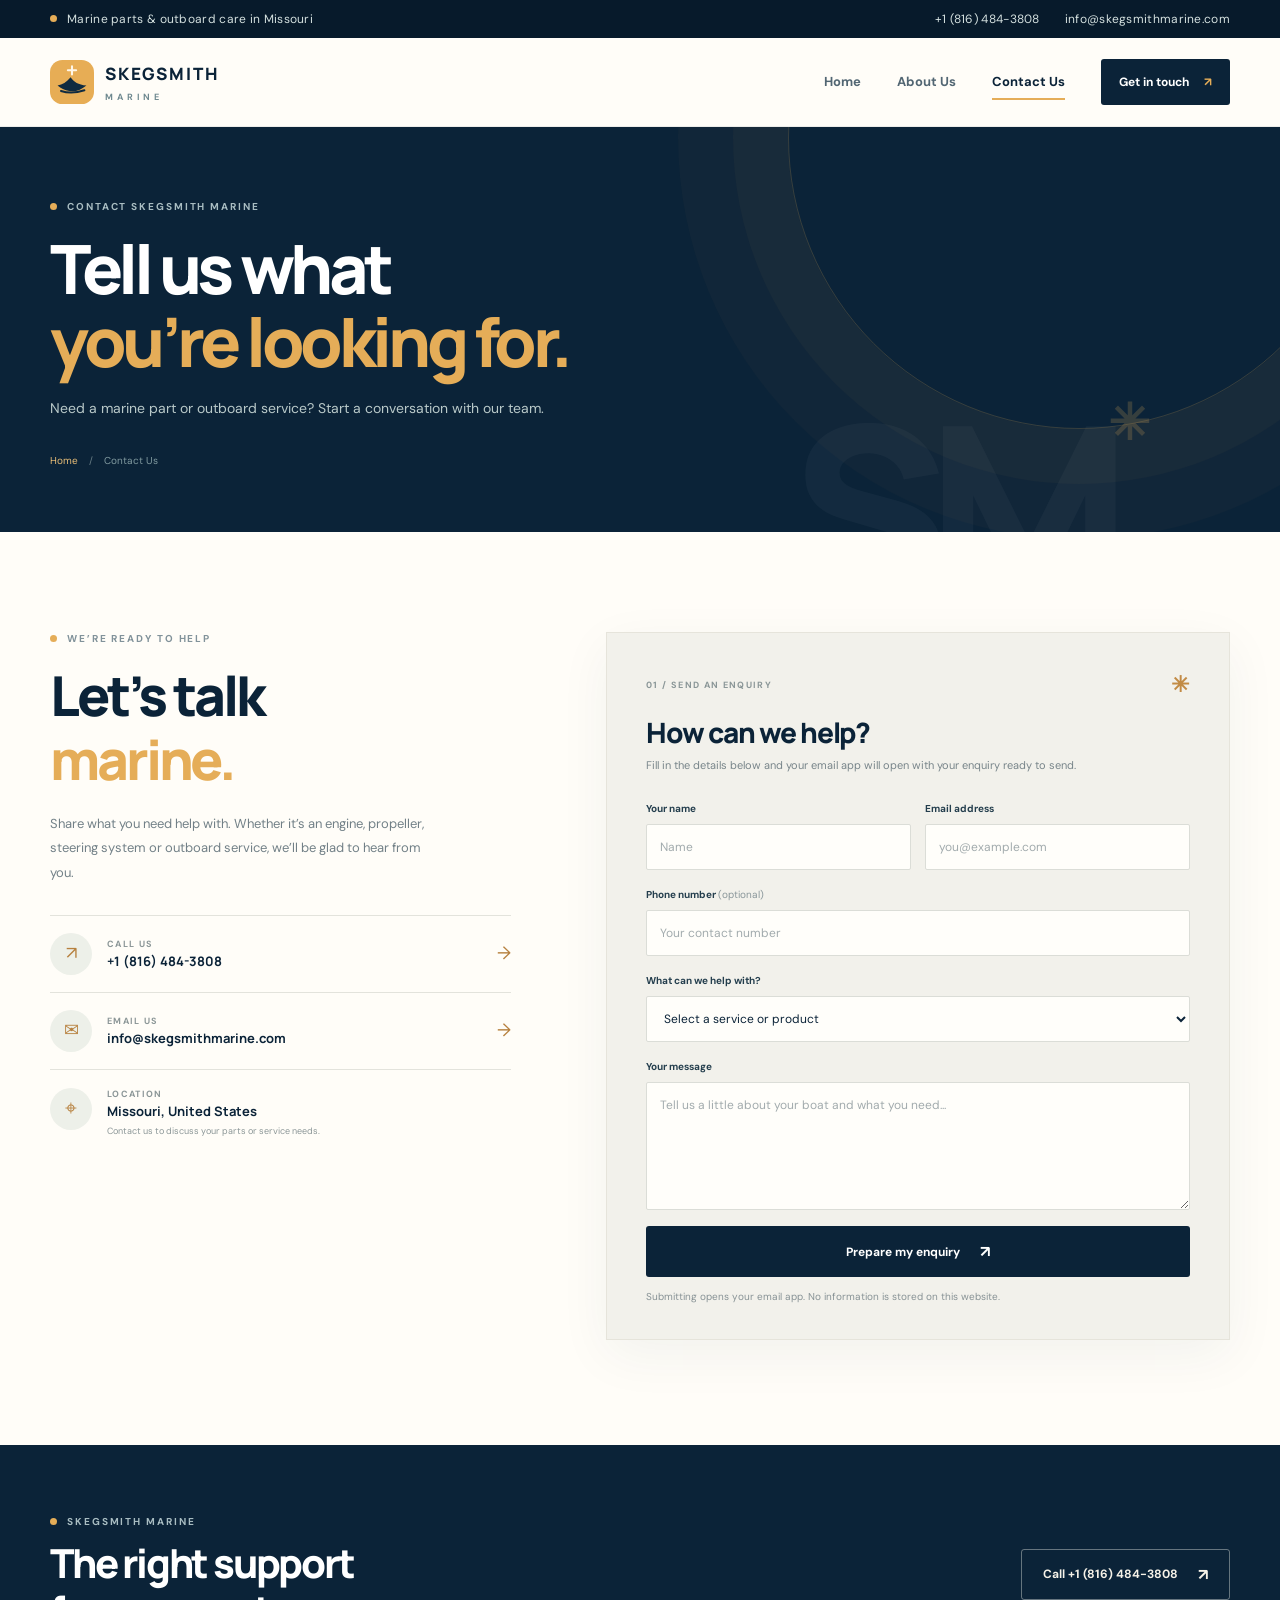
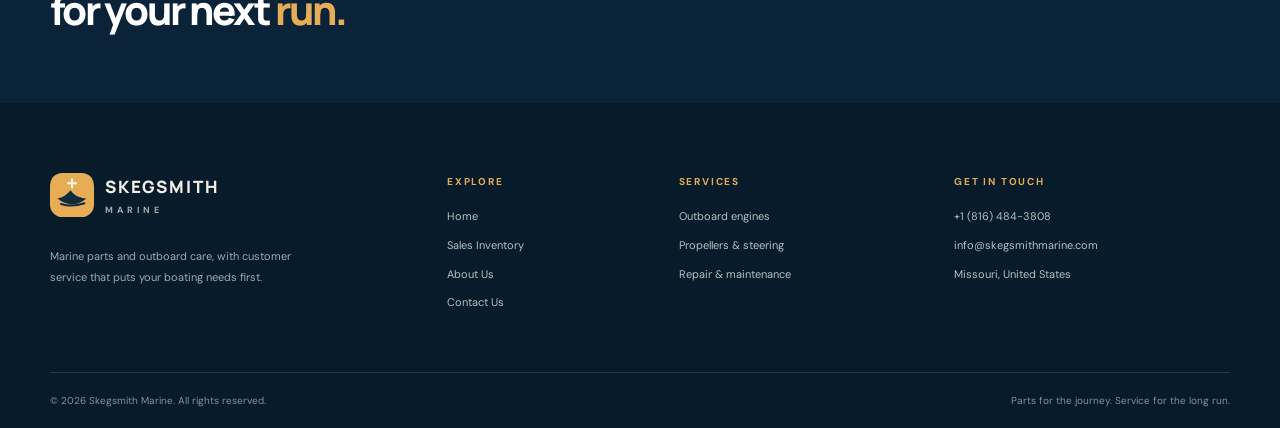
<file: contact.html>
<!doctype html>
<html lang="en-US">
<head>
  <meta charset="utf-8"><meta name="viewport" content="width=device-width, initial-scale=1"><meta name="theme-color" content="#0b2338">
  <meta name="description" content="Contact Skegsmith Marine in Missouri for outboard engines, propellers, steering systems, outboard repair, maintenance and servicing. Call +1 (816) 484-3808 or email info@skegsmithmarine.com.">
  <meta name="robots" content="index, follow, max-image-preview:large"><meta name="author" content="Skegsmith Marine">
  <link rel="canonical" href="https://skegsmithmarine.com/contact.html"><link rel="icon" href="assets/images/favicon.svg" type="image/svg+xml">
  <link rel="preconnect" href="https://fonts.googleapis.com"><link rel="preconnect" href="https://fonts.gstatic.com" crossorigin><link href="https://fonts.googleapis.com/css2?family=DM+Sans:wght@400;500;600;700&family=Manrope:wght@400;500;600;700;800&display=swap" rel="stylesheet"><link rel="stylesheet" href="assets/css/styles.css">
  <meta property="og:type" content="website"><meta property="og:site_name" content="Skegsmith Marine"><meta property="og:title" content="Contact Skegsmith Marine | Missouri"><meta property="og:description" content="Talk with Skegsmith Marine about marine parts, outboard repair, maintenance and servicing."><meta property="og:url" content="https://skegsmithmarine.com/contact.html"><meta property="og:image" content="https://skegsmithmarine.com/assets/images/marine-og.svg"><meta name="twitter:card" content="summary_large_image">
  <title>Contact Skegsmith Marine | Call or Email Our Missouri Team</title><script defer src="assets/js/main.js"></script>
  <script type="application/ld+json">{"@context":"https://schema.org","@type":"ContactPage","name":"Contact Skegsmith Marine","url":"https://skegsmithmarine.com/contact.html","mainEntity":{"@type":"LocalBusiness","name":"Skegsmith Marine","telephone":"+18164843808","email":"info@skegsmithmarine.com","areaServed":{"@type":"AdministrativeArea","name":"Missouri, United States"}}}</script>
</head>
<body>
  <a class="skip-link" href="#main">Skip to content</a>
  <div class="utility-bar"><div class="container utility-inner"><span><span class="status-dot" aria-hidden="true"></span> Marine parts & outboard care in Missouri</span><div class="utility-links"><a href="tel:+18164843808">+1 (816) 484-3808</a><a href="mailto:info@skegsmithmarine.com">info@skegsmithmarine.com</a></div></div></div>
  <header class="site-header"><div class="container nav-wrap"><a class="brand" href="index.html" aria-label="Skegsmith Marine home"><img src="assets/images/brand-mark.svg" width="44" height="44" alt=""><span class="brand-text"><strong>SKEGSMITH</strong><small>MARINE</small></span></a><button class="menu-toggle" type="button" aria-label="Open navigation" aria-expanded="false" aria-controls="primary-nav"><span></span><span></span><span></span></button><nav class="primary-nav" id="primary-nav" aria-label="Main navigation"><a href="index.html">Home</a><a href="about.html">About Us</a><a class="active" aria-current="page" href="contact.html">Contact Us</a><a class="nav-cta" href="#contact-form">Get in touch <span aria-hidden="true">↗</span></a></nav></div></header>
  <main id="main">
    <section class="page-hero contact-hero"><div class="container page-hero-inner"><p class="eyebrow eyebrow-light"><span></span> CONTACT SKEGSMITH MARINE</p><h1>Tell us what<br><em>you’re looking for.</em></h1><p>Need a marine part or outboard service? Start a conversation with our team.</p><div class="breadcrumb"><a href="index.html">Home</a><span>/</span><span aria-current="page">Contact Us</span></div></div><div class="page-hero-decoration" aria-hidden="true">SM<span>✳</span></div></section>
    <section class="section contact-section"><div class="container contact-grid">
      <div class="contact-info"><p class="eyebrow"><span></span> WE’RE READY TO HELP</p><h2>Let’s talk<br><em>marine.</em></h2><p class="contact-intro">Share what you need help with. Whether it’s an engine, propeller, steering system or outboard service, we’ll be glad to hear from you.</p>
        <a class="contact-method" href="tel:+18164843808"><span class="contact-method-icon" aria-hidden="true">↗</span><span><small>CALL US</small><strong>+1 (816) 484-3808</strong></span><span class="method-arrow" aria-hidden="true">→</span></a>
        <a class="contact-method" href="mailto:info@skegsmithmarine.com"><span class="contact-method-icon" aria-hidden="true">✉</span><span><small>EMAIL US</small><strong>info@skegsmithmarine.com</strong></span><span class="method-arrow" aria-hidden="true">→</span></a>
        <div class="contact-location"><span class="location-icon" aria-hidden="true">⌖</span><span><small>LOCATION</small><strong>Missouri, United States</strong><small class="location-note">Contact us to discuss your parts or service needs.</small></span></div>
      </div>
      <div class="contact-form-card" id="contact-form"><div class="form-heading"><span>01 / SEND AN ENQUIRY</span><span class="form-spark" aria-hidden="true">✳</span></div><h2>How can we help?</h2><p>Fill in the details below and your email app will open with your enquiry ready to send.</p>
        <form id="enquiry-form">
          <div class="form-row"><div class="form-field"><label for="name">Your name</label><input id="name" name="name" type="text" autocomplete="name" placeholder="Name" required></div><div class="form-field"><label for="email">Email address</label><input id="email" name="email" type="email" autocomplete="email" placeholder="you@example.com" required></div></div>
          <div class="form-field"><label for="phone">Phone number <span>(optional)</span></label><input id="phone" name="phone" type="tel" autocomplete="tel" placeholder="Your contact number"></div>
          <div class="form-field"><label for="topic">What can we help with?</label><select id="topic" name="topic" required><option value="" disabled selected>Select a service or product</option><option>Outboard engine enquiry</option><option>Propeller enquiry</option><option>Steering system enquiry</option><option>Outboard repair</option><option>Maintenance or servicing</option><option>Other marine parts</option><option>General question</option></select></div>
          <div class="form-field"><label for="message">Your message</label><textarea id="message" name="message" rows="5" placeholder="Tell us a little about your boat and what you need..." required></textarea></div>
          <button class="button button-dark form-submit" type="submit">Prepare my enquiry <span aria-hidden="true">↗</span></button>
          <p class="form-note" id="form-note" role="status">Submitting opens your email app. No information is stored on this website.</p>
        </form>
      </div>
    </div></section>
    <section class="contact-bottom"><div class="container contact-bottom-inner"><div><p class="eyebrow eyebrow-light"><span></span> SKEGSMITH MARINE</p><h2>The right support<br>for your next <em>run.</em></h2></div><a class="button button-outline-light" href="tel:+18164843808">Call +1 (816) 484-3808 <span aria-hidden="true">↗</span></a></div></section>
  </main>
  <footer class="site-footer"><div class="container footer-main"><div class="footer-brand-block"><a class="brand brand-footer" href="index.html"><img src="assets/images/brand-mark.svg" width="44" height="44" alt=""><span class="brand-text"><strong>SKEGSMITH</strong><small>MARINE</small></span></a><p>Marine parts and outboard care, with customer service that puts your boating needs first.</p></div><div class="footer-column"><h2>Explore</h2><a href="index.html">Home</a><a href="index.html#sales-inventory">Sales Inventory</a><a href="about.html">About Us</a><a href="contact.html">Contact Us</a></div><div class="footer-column"><h2>Services</h2><a href="contact.html">Outboard engines</a><a href="contact.html">Propellers & steering</a><a href="contact.html">Repair & maintenance</a></div><div class="footer-column footer-contact"><h2>Get in touch</h2><a href="tel:+18164843808">+1 (816) 484-3808</a><a href="mailto:info@skegsmithmarine.com">info@skegsmithmarine.com</a><span>Missouri, United States</span></div></div><div class="container footer-bottom"><span>© <span data-year>2026</span> Skegsmith Marine. All rights reserved.</span><span>Parts for the journey. Service for the long run.</span></div></footer>
</body>
</html>
</file>
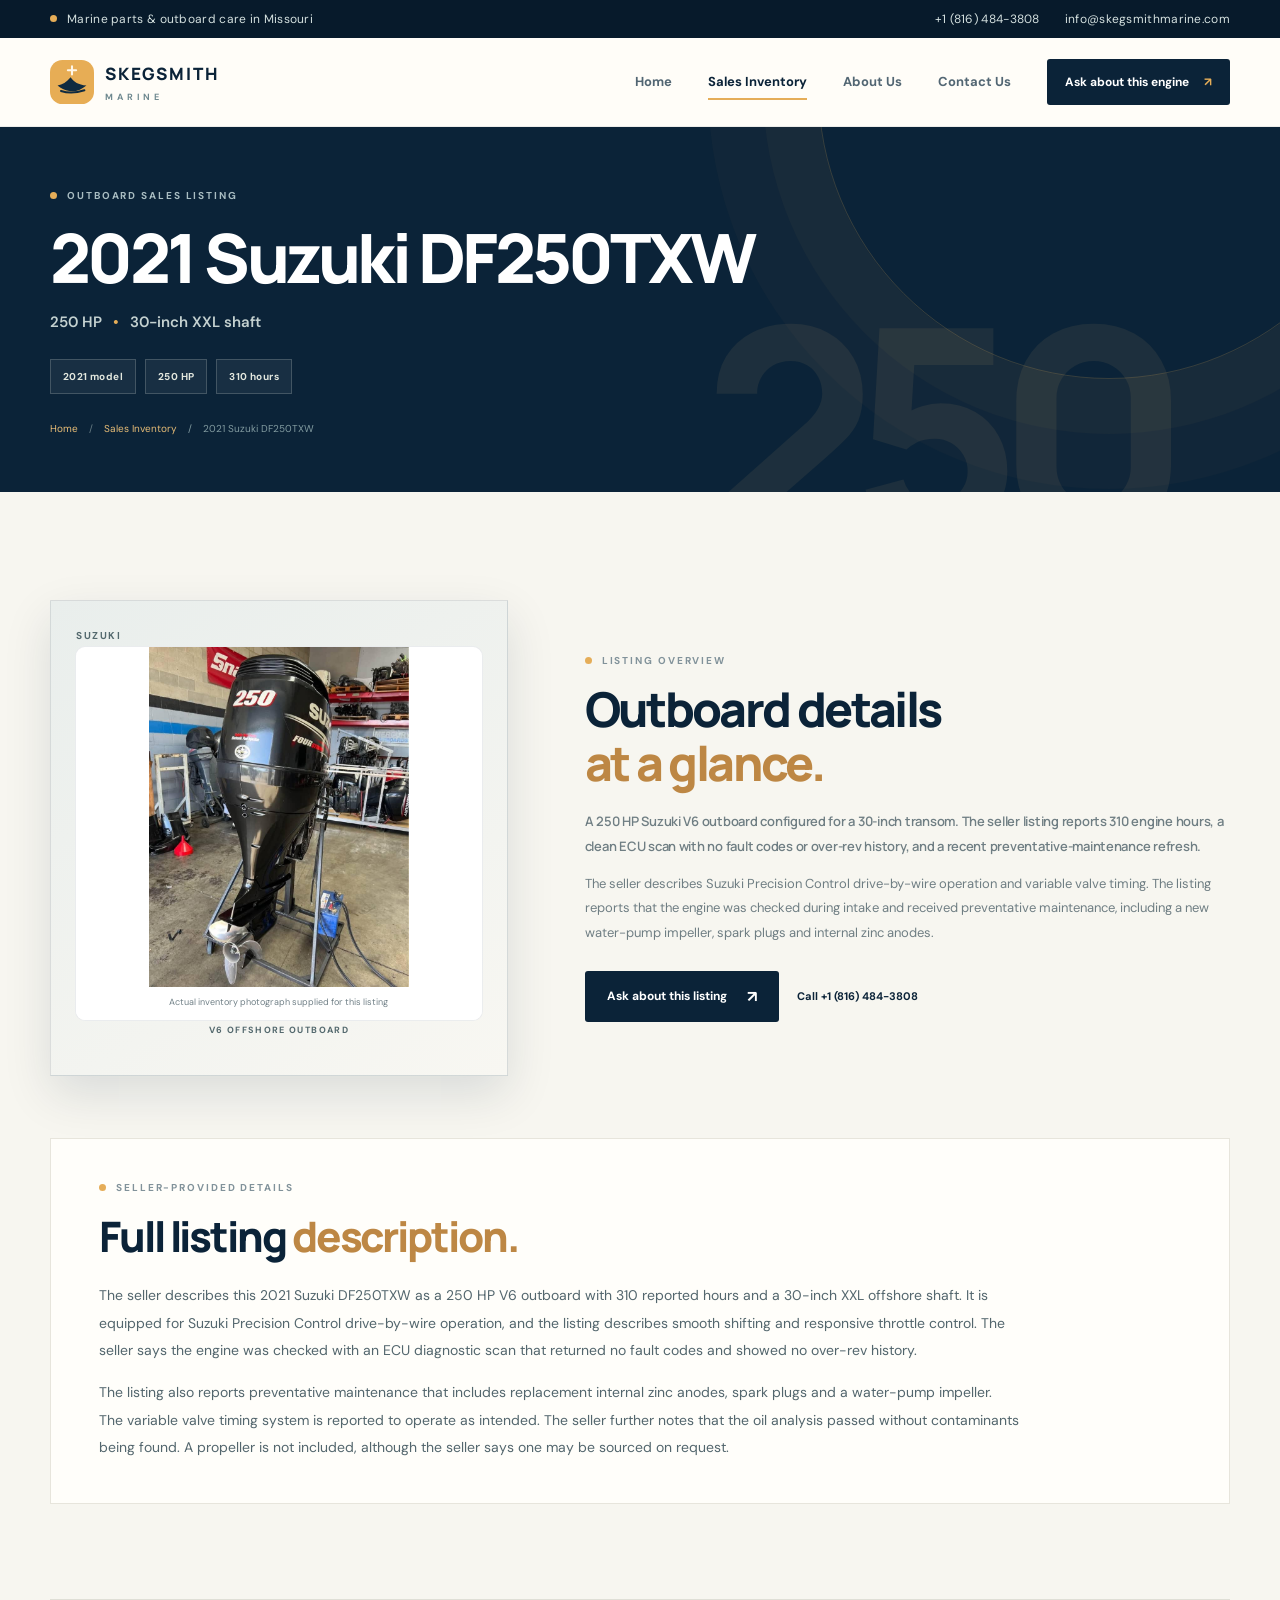
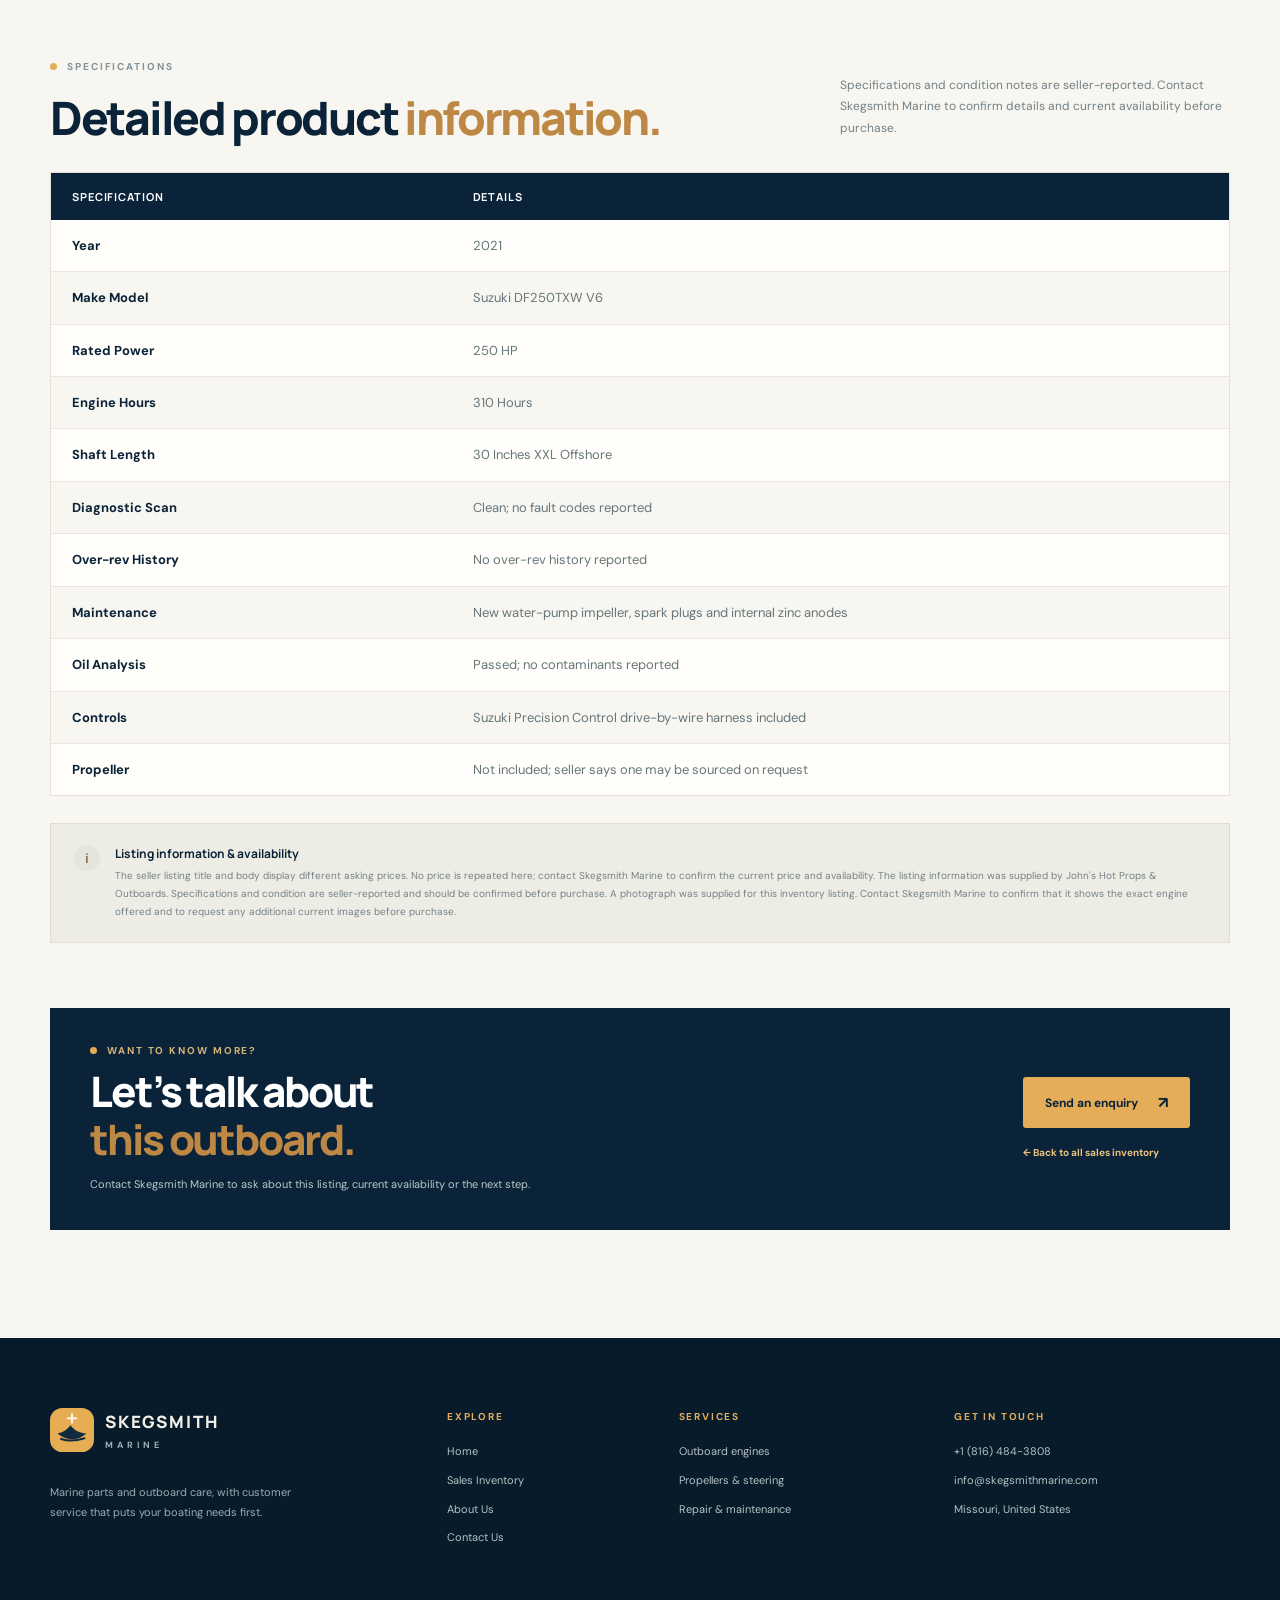
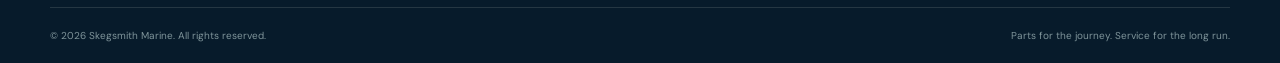
<file: listings/suzuki-250-2021.html>
<!DOCTYPE html>

<html lang="en-US">
<head>
<meta charset="utf-8"/>
<meta content="width=device-width, initial-scale=1" name="viewport"/>
<meta content="#0b2338" name="theme-color"/>
<meta content="2021 Suzuki DF250TXW V6 outboard listing. Review seller-reported hours, 30-inch shaft, diagnostic scan and recent maintenance. Contact Skegsmith Marine for current price and availability." name="description"/>
<meta content="index, follow, max-image-preview:large" name="robots"/>
<meta content="Skegsmith Marine" name="author"/>
<link href="https://skegsmithmarine.com/listings/suzuki-250-2021.html" rel="canonical"/>
<link href="../assets/images/favicon.svg" rel="icon" type="image/svg+xml"/>
<link href="https://fonts.googleapis.com" rel="preconnect"/>
<link crossorigin="" href="https://fonts.gstatic.com" rel="preconnect"/>
<link href="https://fonts.googleapis.com/css2?family=DM+Sans:wght@400;500;600;700&amp;family=Manrope:wght@400;500;600;700;800&amp;display=swap" rel="stylesheet"/>
<link href="../assets/css/styles.css" rel="stylesheet"/>
<meta content="product" property="og:type"/>
<meta content="Skegsmith Marine" property="og:site_name"/>
<meta content="2021 Suzuki DF250TXW | Outboard Listing | Skegsmith Marine" property="og:title"/>
<meta content="Review specifications and seller-provided condition details for the 2021 Suzuki DF250TXW. Contact Skegsmith Marine in Missouri for current price and availability." property="og:description"/>
<meta content="https://skegsmithmarine.com/listings/suzuki-250-2021.html" property="og:url"/>
<meta content="https://skegsmithmarine.com/assets/images/products/suzuki-df250txw-2021.jpg" property="og:image"/>
<meta content="summary_large_image" name="twitter:card"/>
<meta content="2021 Suzuki DF250TXW | Outboard Listing | Skegsmith Marine" name="twitter:title"/>
<meta content="Review specifications and seller-provided condition details for the 2021 Suzuki DF250TXW. Contact Skegsmith Marine in Missouri for current price and availability." name="twitter:description"/>
<title>2021 Suzuki DF250TXW | Outboard Listing | Skegsmith Marine</title>
<script type="application/ld+json">{"@context":"https://schema.org","@type":"Product","name":"2021 Suzuki DF250TXW","brand":{"@type":"Brand","name":"Suzuki"},"model":"DF250TXW V6","category":"Used outboard motor","description":"The seller describes this 2021 Suzuki DF250TXW as a 250 HP V6 outboard with 310 reported hours and a 30-inch XXL offshore shaft. It is equipped for Suzuki Precision Control drive-by-wire operation, and the listing describes smooth shifting and responsive throttle control. The seller says the engine was checked with an ECU diagnostic scan that returned no fault codes and showed no over-rev history. The listing also reports preventative maintenance that includes replacement internal zinc anodes, spark plugs and a water-pump impeller. The variable valve timing system is reported to operate as intended. The seller further notes that the oil analysis passed without contaminants being found. A propeller is not included, although the seller says one may be sourced on request.","additionalProperty":[{"@type":"PropertyValue","name":"Year","value":"2021"},{"@type":"PropertyValue","name":"Make Model","value":"Suzuki DF250TXW V6"},{"@type":"PropertyValue","name":"Rated Power","value":"250 HP"},{"@type":"PropertyValue","name":"Engine Hours","value":"310 Hours"},{"@type":"PropertyValue","name":"Shaft Length","value":"30 Inches XXL Offshore"},{"@type":"PropertyValue","name":"Diagnostic Scan","value":"Clean; no fault codes reported"},{"@type":"PropertyValue","name":"Over-rev History","value":"No over-rev history reported"},{"@type":"PropertyValue","name":"Maintenance","value":"New water-pump impeller, spark plugs and internal zinc anodes"},{"@type":"PropertyValue","name":"Oil Analysis","value":"Passed; no contaminants reported"},{"@type":"PropertyValue","name":"Controls","value":"Suzuki Precision Control drive-by-wire harness included"},{"@type":"PropertyValue","name":"Propeller","value":"Not included; seller says one may be sourced on request"}],"url":"https://skegsmithmarine.com/listings/suzuki-250-2021.html","image":"https://skegsmithmarine.com/assets/images/products/suzuki-df250txw-2021.jpg"}</script>
<script defer="" src="../assets/js/main.js"></script>
</head>
<body>
<a class="skip-link" href="#main">Skip to content</a>
<div class="utility-bar"><div class="container utility-inner"><span><span aria-hidden="true" class="status-dot"></span> Marine parts &amp; outboard care in Missouri</span><div class="utility-links"><a href="tel:+18164843808">+1 (816) 484-3808</a><a href="mailto:info@skegsmithmarine.com">info@skegsmithmarine.com</a></div></div></div>
<header class="site-header"><div class="container nav-wrap">
<a aria-label="Skegsmith Marine home" class="brand" href="../index.html"><img alt="" height="44" src="../assets/images/brand-mark.svg" width="44"/><span class="brand-text"><strong>SKEGSMITH</strong><small>MARINE</small></span></a>
<button aria-controls="primary-nav" aria-expanded="false" aria-label="Open navigation" class="menu-toggle" type="button"><span></span><span></span><span></span></button>
<nav aria-label="Main navigation" class="primary-nav" id="primary-nav"><a href="../index.html">Home</a><a aria-current="page" class="active" href="../index.html#sales-inventory">Sales Inventory</a><a href="../about.html">About Us</a><a href="../contact.html">Contact Us</a><a class="nav-cta" href="../contact.html?listing=2021%20Suzuki%20DF250TXW#contact-form">Ask about this engine <span aria-hidden="true">↗</span></a></nav>
</div></header>
<main id="main">
<section class="listing-detail-hero"><div class="container listing-detail-hero-inner">
<p class="eyebrow eyebrow-light"><span></span> OUTBOARD SALES LISTING</p>
<h1>2021 Suzuki DF250TXW</h1>
<p class="listing-detail-subtitle">250 HP <span>•</span> 30-inch XXL shaft</p>
<div class="listing-detail-meta"><span>2021 model</span><span>250 HP</span><span>310 hours</span></div>
<div class="breadcrumb"><a href="../index.html">Home</a><span>/</span><a href="../index.html#sales-inventory">Sales Inventory</a><span>/</span><span aria-current="page">2021 Suzuki DF250TXW</span></div>
</div><div aria-hidden="true" class="listing-detail-decoration">250</div></section>
<section class="section listing-detail-section"><div class="container">
<div class="listing-detail-grid">
<div class="listing-product-visual listing-product-visual-photo listing-product-visual-suzuki"><span class="listing-visual-kicker">SUZUKI</span><span class="listing-visual-power">250</span><figure class="listing-photo-frame"><img alt="Photograph of the 2021 Suzuki DF250TXW outboard supplied for this listing." class="listing-product-photo" decoding="async" fetchpriority="high" loading="eager" src="../assets/images/products/suzuki-df250txw-2021.jpg" width="825" height="1080"/><figcaption class="listing-photo-caption">Actual inventory photograph supplied for this listing</figcaption></figure><span class="listing-visual-label">V6 OFFSHORE OUTBOARD</span></div>
<div class="listing-detail-copy">
<p class="eyebrow"><span></span> LISTING OVERVIEW</p>
<h2>Outboard details<br/><em>at a glance.</em></h2>
<p class="listing-detail-lead">A 250 HP Suzuki V6 outboard configured for a 30-inch transom. The seller listing reports 310 engine hours, a clean ECU scan with no fault codes or over-rev history, and a recent preventative-maintenance refresh.</p>
<p>The seller describes Suzuki Precision Control drive-by-wire operation and variable valve timing. The listing reports that the engine was checked during intake and received preventative maintenance, including a new water-pump impeller, spark plugs and internal zinc anodes.</p>
<div class="listing-detail-actions"><a class="button button-dark" href="../contact.html?listing=2021%20Suzuki%20DF250TXW#contact-form">Ask about this listing <span aria-hidden="true">↗</span></a><a class="listing-phone-link" href="tel:+18164843808">Call +1 (816) 484-3808</a></div>
</div>
</div>
<section aria-labelledby="full-description-title" class="listing-full-description">
<div class="listing-full-description-heading">
<p class="eyebrow"><span></span> SELLER-PROVIDED DETAILS</p>
<h2 id="full-description-title">Full listing <em>description.</em></h2>
</div>
<div class="listing-full-description-copy">
<p>The seller describes this 2021 Suzuki DF250TXW as a 250 HP V6 outboard with 310 reported hours and a 30-inch XXL offshore shaft. It is equipped for Suzuki Precision Control drive-by-wire operation, and the listing describes smooth shifting and responsive throttle control. The seller says the engine was checked with an ECU diagnostic scan that returned no fault codes and showed no over-rev history.</p>
<p>The listing also reports preventative maintenance that includes replacement internal zinc anodes, spark plugs and a water-pump impeller. The variable valve timing system is reported to operate as intended. The seller further notes that the oil analysis passed without contaminants being found. A propeller is not included, although the seller says one may be sourced on request.</p>
</div>
</section>
<div class="listing-specs-heading">
<div><p class="eyebrow"><span></span> SPECIFICATIONS</p><h2>Detailed product <em>information.</em></h2></div>
<p>Specifications and condition notes are seller-reported. Contact Skegsmith Marine to confirm details and current availability before purchase.</p>
</div>
<div class="listing-spec-table-wrap">
<table class="listing-spec-table">
<thead><tr><th scope="col">Specification</th><th scope="col">Details</th></tr></thead>
<tbody>
<tr><th scope="row">Year</th><td>2021</td></tr>
<tr><th scope="row">Make Model</th><td>Suzuki DF250TXW V6</td></tr>
<tr><th scope="row">Rated Power</th><td>250 HP</td></tr>
<tr><th scope="row">Engine Hours</th><td>310 Hours</td></tr>
<tr><th scope="row">Shaft Length</th><td>30 Inches XXL Offshore</td></tr>
<tr><th scope="row">Diagnostic Scan</th><td>Clean; no fault codes reported</td></tr>
<tr><th scope="row">Over-rev History</th><td>No over-rev history reported</td></tr>
<tr><th scope="row">Maintenance</th><td>New water-pump impeller, spark plugs and internal zinc anodes</td></tr>
<tr><th scope="row">Oil Analysis</th><td>Passed; no contaminants reported</td></tr>
<tr><th scope="row">Controls</th><td>Suzuki Precision Control drive-by-wire harness included</td></tr>
<tr><th scope="row">Propeller</th><td>Not included; seller says one may be sourced on request</td></tr>
</tbody>
</table>
</div>
<aside class="listing-detail-notice"><span aria-hidden="true" class="notice-icon">i</span><div><strong>Listing information &amp; availability</strong><p>The seller listing title and body display different asking prices. No price is repeated here; contact Skegsmith Marine to confirm the current price and availability. The listing information was supplied by John's Hot Props &amp; Outboards. Specifications and condition are seller-reported and should be confirmed before purchase. A photograph was supplied for this inventory listing. Contact Skegsmith Marine to confirm that it shows the exact engine offered and to request any additional current images before purchase.</p></div></aside>
<div class="listing-bottom-cta"><div><p class="eyebrow"><span></span> WANT TO KNOW MORE?</p><h2>Let’s talk about<br/><em>this outboard.</em></h2><p>Contact Skegsmith Marine to ask about this listing, current availability or the next step.</p></div><div class="listing-bottom-actions"><a class="button button-gold" href="../contact.html?listing=2021%20Suzuki%20DF250TXW#contact-form">Send an enquiry <span aria-hidden="true">↗</span></a><a class="listing-back-link" href="../index.html#sales-inventory">← Back to all sales inventory</a></div></div>
</div></section>
</main>
<footer class="site-footer"><div class="container footer-main">
<div class="footer-brand-block"><a class="brand brand-footer" href="../index.html"><img alt="" height="44" src="../assets/images/brand-mark.svg" width="44"/><span class="brand-text"><strong>SKEGSMITH</strong><small>MARINE</small></span></a><p>Marine parts and outboard care, with customer service that puts your boating needs first.</p></div>
<div class="footer-column"><h2>Explore</h2><a href="../index.html">Home</a><a href="../index.html#sales-inventory">Sales Inventory</a><a href="../about.html">About Us</a><a href="../contact.html">Contact Us</a></div>
<div class="footer-column"><h2>Services</h2><a href="../contact.html">Outboard engines</a><a href="../contact.html">Propellers &amp; steering</a><a href="../contact.html">Repair &amp; maintenance</a></div>
<div class="footer-column footer-contact"><h2>Get in touch</h2><a href="tel:+18164843808">+1 (816) 484-3808</a><a href="mailto:info@skegsmithmarine.com">info@skegsmithmarine.com</a><span>Missouri, United States</span></div>
</div><div class="container footer-bottom"><span>© <span data-year="">2026</span> Skegsmith Marine. All rights reserved.</span><span>Parts for the journey. Service for the long run.</span></div></footer>
</body>
</html>
</file>
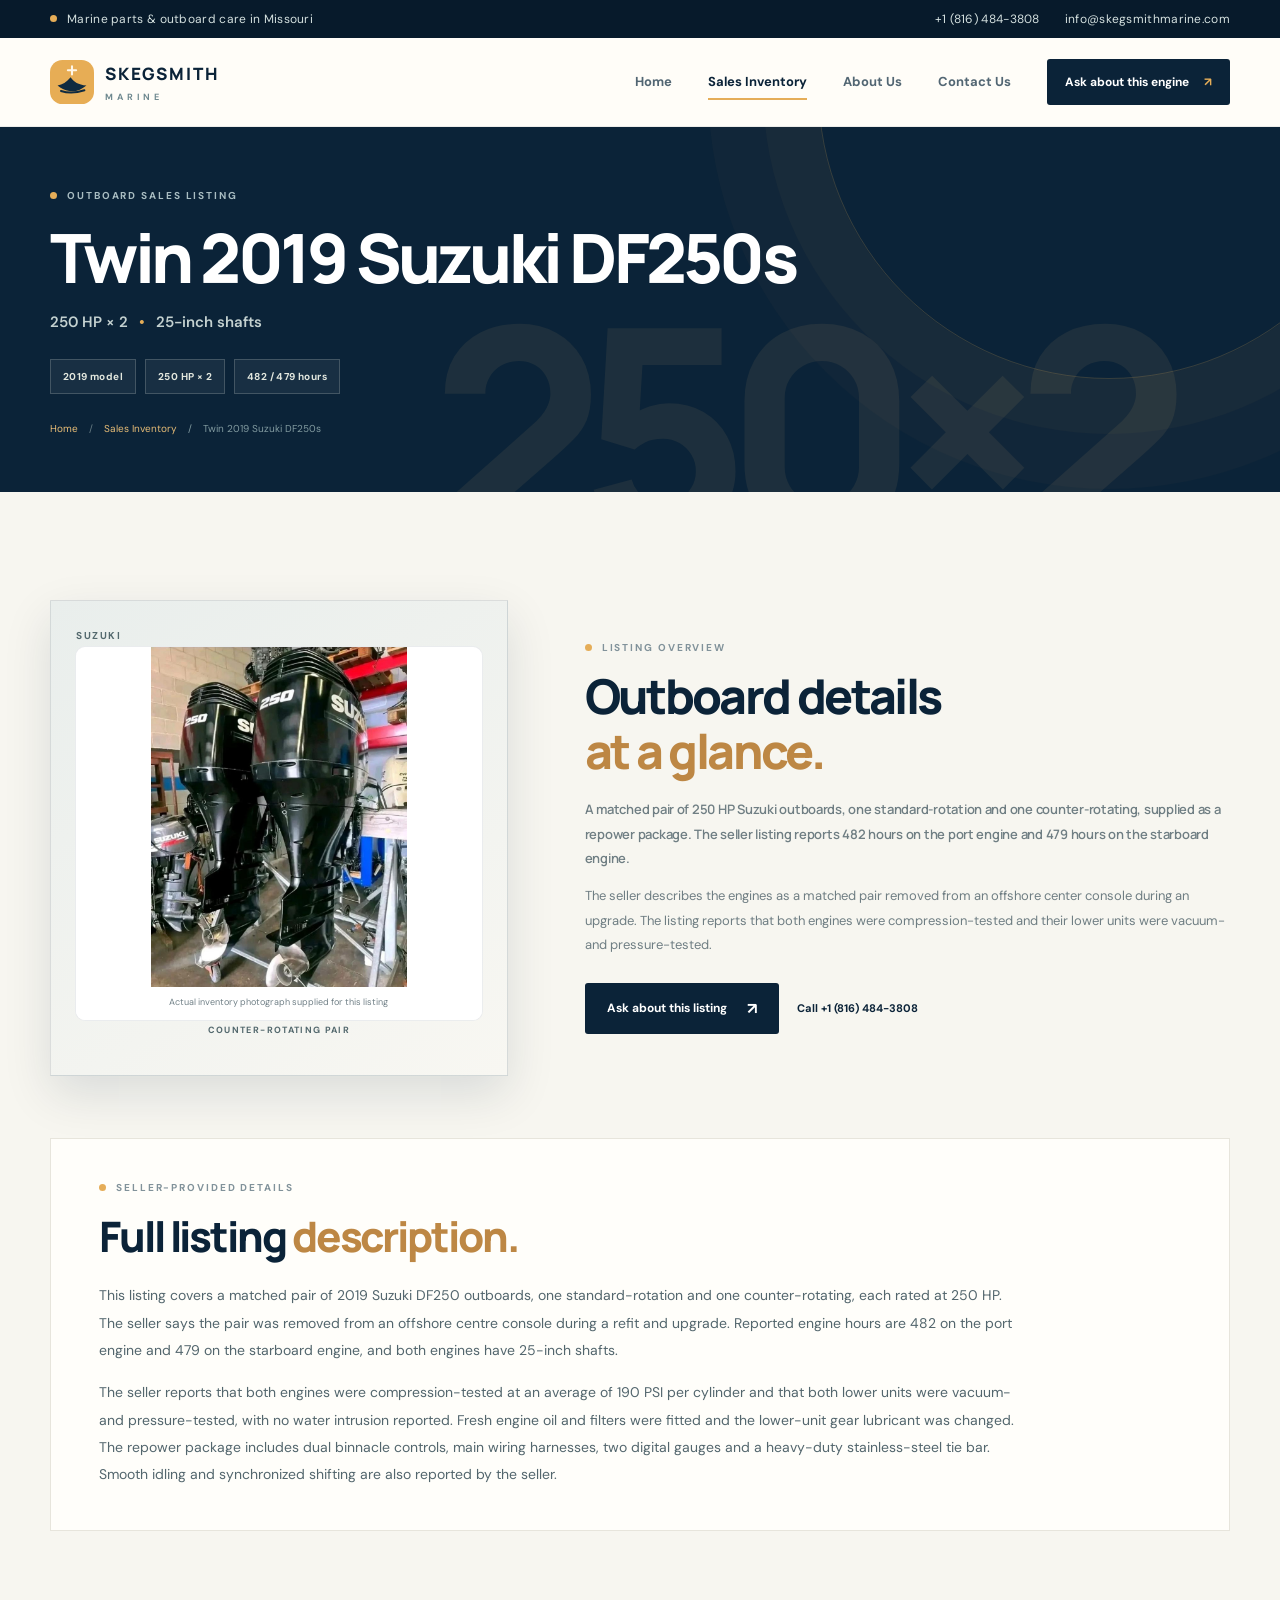
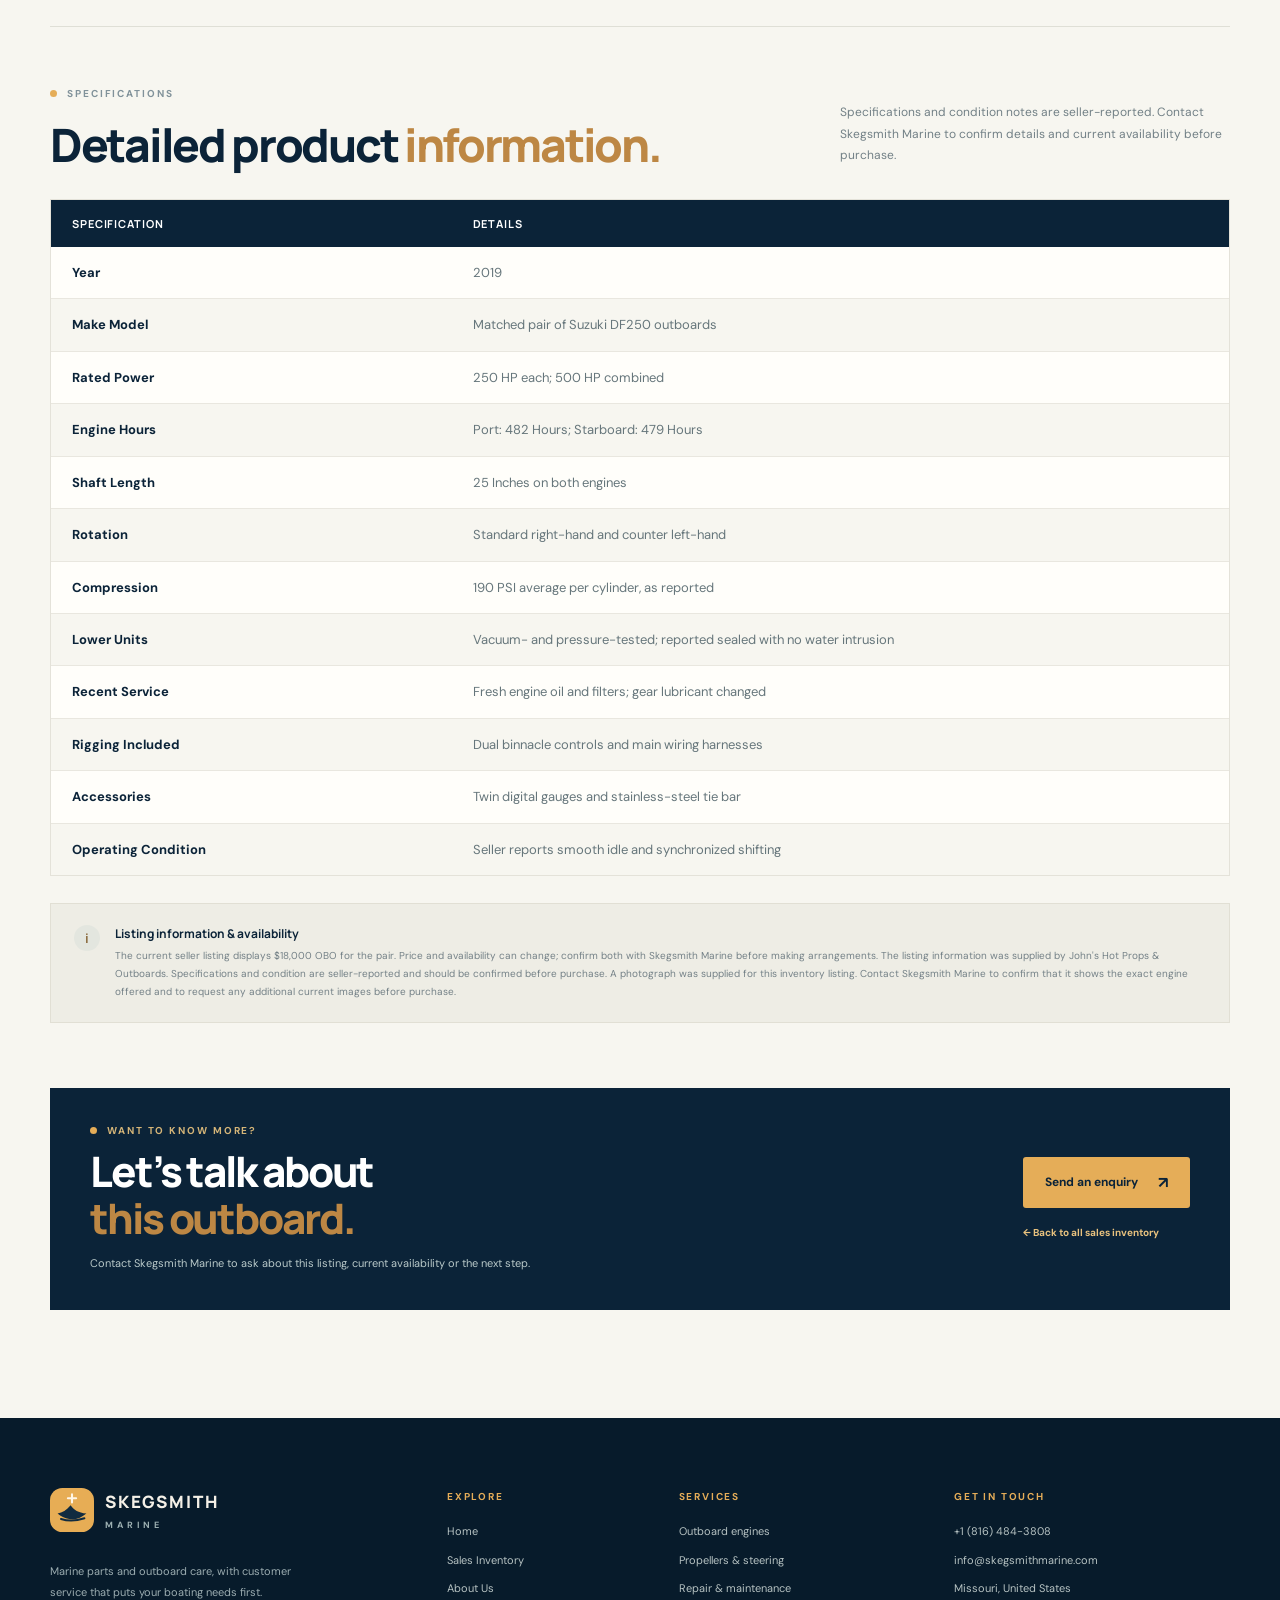
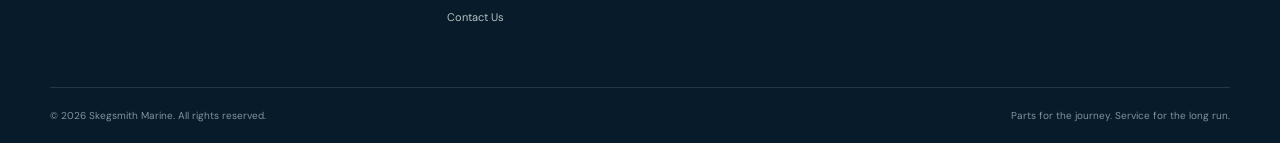
<file: listings/twin-suzuki-250-2019.html>
<!DOCTYPE html>

<html lang="en-US">
<head>
<meta charset="utf-8"/>
<meta content="width=device-width, initial-scale=1" name="viewport"/>
<meta content="#0b2338" name="theme-color"/>
<meta content="Matched pair of 2019 Suzuki DF250 outboards, standard and counter-rotating, with seller-reported engine hours, tests and rigging package. Contact Skegsmith Marine for availability." name="description"/>
<meta content="index, follow, max-image-preview:large" name="robots"/>
<meta content="Skegsmith Marine" name="author"/>
<link href="https://skegsmithmarine.com/listings/twin-suzuki-250-2019.html" rel="canonical"/>
<link href="../assets/images/favicon.svg" rel="icon" type="image/svg+xml"/>
<link href="https://fonts.googleapis.com" rel="preconnect"/>
<link crossorigin="" href="https://fonts.gstatic.com" rel="preconnect"/>
<link href="https://fonts.googleapis.com/css2?family=DM+Sans:wght@400;500;600;700&amp;family=Manrope:wght@400;500;600;700;800&amp;display=swap" rel="stylesheet"/>
<link href="../assets/css/styles.css" rel="stylesheet"/>
<meta content="product" property="og:type"/>
<meta content="Skegsmith Marine" property="og:site_name"/>
<meta content="Twin 2019 Suzuki DF250s | Outboard Listing | Skegsmith Marine" property="og:title"/>
<meta content="Review specifications and seller-provided condition details for the Twin 2019 Suzuki DF250s. Contact Skegsmith Marine in Missouri for current price and availability." property="og:description"/>
<meta content="https://skegsmithmarine.com/listings/twin-suzuki-250-2019.html" property="og:url"/>
<meta content="https://skegsmithmarine.com/assets/images/products/twin-suzuki-df250-2019.jpg" property="og:image"/>
<meta content="summary_large_image" name="twitter:card"/>
<meta content="Twin 2019 Suzuki DF250s | Outboard Listing | Skegsmith Marine" name="twitter:title"/>
<meta content="Review specifications and seller-provided condition details for the Twin 2019 Suzuki DF250s. Contact Skegsmith Marine in Missouri for current price and availability." name="twitter:description"/>
<title>Twin 2019 Suzuki DF250s | Outboard Listing | Skegsmith Marine</title>
<script type="application/ld+json">{"@context":"https://schema.org","@type":"Product","name":"Twin 2019 Suzuki DF250s","brand":{"@type":"Brand","name":"Suzuki"},"model":"DF250 matched pair","category":"Used outboard motor","description":"This listing covers a matched pair of 2019 Suzuki DF250 outboards, one standard-rotation and one counter-rotating, each rated at 250 HP. The seller says the pair was removed from an offshore centre console during a refit and upgrade. Reported engine hours are 482 on the port engine and 479 on the starboard engine, and both engines have 25-inch shafts. The seller reports that both engines were compression-tested at an average of 190 PSI per cylinder and that both lower units were vacuum- and pressure-tested, with no water intrusion reported. Fresh engine oil and filters were fitted and the lower-unit gear lubricant was changed. The repower package includes dual binnacle controls, main wiring harnesses, two digital gauges and a heavy-duty stainless-steel tie bar. Smooth idling and synchronized shifting are also reported by the seller.","additionalProperty":[{"@type":"PropertyValue","name":"Year","value":"2019"},{"@type":"PropertyValue","name":"Make Model","value":"Matched pair of Suzuki DF250 outboards"},{"@type":"PropertyValue","name":"Rated Power","value":"250 HP each; 500 HP combined"},{"@type":"PropertyValue","name":"Engine Hours","value":"Port: 482 Hours; Starboard: 479 Hours"},{"@type":"PropertyValue","name":"Shaft Length","value":"25 Inches on both engines"},{"@type":"PropertyValue","name":"Rotation","value":"Standard right-hand and counter left-hand"},{"@type":"PropertyValue","name":"Compression","value":"190 PSI average per cylinder, as reported"},{"@type":"PropertyValue","name":"Lower Units","value":"Vacuum- and pressure-tested; reported sealed with no water intrusion"},{"@type":"PropertyValue","name":"Recent Service","value":"Fresh engine oil and filters; gear lubricant changed"},{"@type":"PropertyValue","name":"Rigging Included","value":"Dual binnacle controls and main wiring harnesses"},{"@type":"PropertyValue","name":"Accessories","value":"Twin digital gauges and stainless-steel tie bar"},{"@type":"PropertyValue","name":"Operating Condition","value":"Seller reports smooth idle and synchronized shifting"}],"url":"https://skegsmithmarine.com/listings/twin-suzuki-250-2019.html","image":"https://skegsmithmarine.com/assets/images/products/twin-suzuki-df250-2019.jpg"}</script>
<script defer="" src="../assets/js/main.js"></script>
</head>
<body>
<a class="skip-link" href="#main">Skip to content</a>
<div class="utility-bar"><div class="container utility-inner"><span><span aria-hidden="true" class="status-dot"></span> Marine parts &amp; outboard care in Missouri</span><div class="utility-links"><a href="tel:+18164843808">+1 (816) 484-3808</a><a href="mailto:info@skegsmithmarine.com">info@skegsmithmarine.com</a></div></div></div>
<header class="site-header"><div class="container nav-wrap">
<a aria-label="Skegsmith Marine home" class="brand" href="../index.html"><img alt="" height="44" src="../assets/images/brand-mark.svg" width="44"/><span class="brand-text"><strong>SKEGSMITH</strong><small>MARINE</small></span></a>
<button aria-controls="primary-nav" aria-expanded="false" aria-label="Open navigation" class="menu-toggle" type="button"><span></span><span></span><span></span></button>
<nav aria-label="Main navigation" class="primary-nav" id="primary-nav"><a href="../index.html">Home</a><a aria-current="page" class="active" href="../index.html#sales-inventory">Sales Inventory</a><a href="../about.html">About Us</a><a href="../contact.html">Contact Us</a><a class="nav-cta" href="../contact.html?listing=Twin%202019%20Suzuki%20DF250s#contact-form">Ask about this engine <span aria-hidden="true">↗</span></a></nav>
</div></header>
<main id="main">
<section class="listing-detail-hero"><div class="container listing-detail-hero-inner">
<p class="eyebrow eyebrow-light"><span></span> OUTBOARD SALES LISTING</p>
<h1>Twin 2019 Suzuki DF250s</h1>
<p class="listing-detail-subtitle">250 HP × 2 <span>•</span> 25-inch shafts</p>
<div class="listing-detail-meta"><span>2019 model</span><span>250 HP × 2</span><span>482 / 479 hours</span></div>
<div class="breadcrumb"><a href="../index.html">Home</a><span>/</span><a href="../index.html#sales-inventory">Sales Inventory</a><span>/</span><span aria-current="page">Twin 2019 Suzuki DF250s</span></div>
</div><div aria-hidden="true" class="listing-detail-decoration">250×2</div></section>
<section class="section listing-detail-section"><div class="container">
<div class="listing-detail-grid">
<div class="listing-product-visual listing-product-visual-photo listing-product-visual-twin"><span class="listing-visual-kicker">SUZUKI</span><span class="listing-visual-power">250×2</span><figure class="listing-photo-frame"><img alt="Photograph of the two 2019 Suzuki DF250 outboard engines supplied for this listing." class="listing-product-photo" decoding="async" fetchpriority="high" loading="eager" src="../assets/images/products/twin-suzuki-df250-2019.jpg" width="812" height="1080"/><figcaption class="listing-photo-caption">Actual inventory photograph supplied for this listing</figcaption></figure><span class="listing-visual-label">COUNTER-ROTATING PAIR</span></div>
<div class="listing-detail-copy">
<p class="eyebrow"><span></span> LISTING OVERVIEW</p>
<h2>Outboard details<br/><em>at a glance.</em></h2>
<p class="listing-detail-lead">A matched pair of 250 HP Suzuki outboards, one standard-rotation and one counter-rotating, supplied as a repower package. The seller listing reports 482 hours on the port engine and 479 hours on the starboard engine.</p>
<p>The seller describes the engines as a matched pair removed from an offshore center console during an upgrade. The listing reports that both engines were compression-tested and their lower units were vacuum- and pressure-tested.</p>
<div class="listing-detail-actions"><a class="button button-dark" href="../contact.html?listing=Twin%202019%20Suzuki%20DF250s#contact-form">Ask about this listing <span aria-hidden="true">↗</span></a><a class="listing-phone-link" href="tel:+18164843808">Call +1 (816) 484-3808</a></div>
</div>
</div>
<section aria-labelledby="full-description-title" class="listing-full-description">
<div class="listing-full-description-heading">
<p class="eyebrow"><span></span> SELLER-PROVIDED DETAILS</p>
<h2 id="full-description-title">Full listing <em>description.</em></h2>
</div>
<div class="listing-full-description-copy">
<p>This listing covers a matched pair of 2019 Suzuki DF250 outboards, one standard-rotation and one counter-rotating, each rated at 250 HP. The seller says the pair was removed from an offshore centre console during a refit and upgrade. Reported engine hours are 482 on the port engine and 479 on the starboard engine, and both engines have 25-inch shafts.</p>
<p>The seller reports that both engines were compression-tested at an average of 190 PSI per cylinder and that both lower units were vacuum- and pressure-tested, with no water intrusion reported. Fresh engine oil and filters were fitted and the lower-unit gear lubricant was changed. The repower package includes dual binnacle controls, main wiring harnesses, two digital gauges and a heavy-duty stainless-steel tie bar. Smooth idling and synchronized shifting are also reported by the seller.</p>
</div>
</section>
<div class="listing-specs-heading">
<div><p class="eyebrow"><span></span> SPECIFICATIONS</p><h2>Detailed product <em>information.</em></h2></div>
<p>Specifications and condition notes are seller-reported. Contact Skegsmith Marine to confirm details and current availability before purchase.</p>
</div>
<div class="listing-spec-table-wrap">
<table class="listing-spec-table">
<thead><tr><th scope="col">Specification</th><th scope="col">Details</th></tr></thead>
<tbody>
<tr><th scope="row">Year</th><td>2019</td></tr>
<tr><th scope="row">Make Model</th><td>Matched pair of Suzuki DF250 outboards</td></tr>
<tr><th scope="row">Rated Power</th><td>250 HP each; 500 HP combined</td></tr>
<tr><th scope="row">Engine Hours</th><td>Port: 482 Hours; Starboard: 479 Hours</td></tr>
<tr><th scope="row">Shaft Length</th><td>25 Inches on both engines</td></tr>
<tr><th scope="row">Rotation</th><td>Standard right-hand and counter left-hand</td></tr>
<tr><th scope="row">Compression</th><td>190 PSI average per cylinder, as reported</td></tr>
<tr><th scope="row">Lower Units</th><td>Vacuum- and pressure-tested; reported sealed with no water intrusion</td></tr>
<tr><th scope="row">Recent Service</th><td>Fresh engine oil and filters; gear lubricant changed</td></tr>
<tr><th scope="row">Rigging Included</th><td>Dual binnacle controls and main wiring harnesses</td></tr>
<tr><th scope="row">Accessories</th><td>Twin digital gauges and stainless-steel tie bar</td></tr>
<tr><th scope="row">Operating Condition</th><td>Seller reports smooth idle and synchronized shifting</td></tr>
</tbody>
</table>
</div>
<aside class="listing-detail-notice"><span aria-hidden="true" class="notice-icon">i</span><div><strong>Listing information &amp; availability</strong><p>The current seller listing displays $18,000 OBO for the pair. Price and availability can change; confirm both with Skegsmith Marine before making arrangements. The listing information was supplied by John's Hot Props &amp; Outboards. Specifications and condition are seller-reported and should be confirmed before purchase. A photograph was supplied for this inventory listing. Contact Skegsmith Marine to confirm that it shows the exact engine offered and to request any additional current images before purchase.</p></div></aside>
<div class="listing-bottom-cta"><div><p class="eyebrow"><span></span> WANT TO KNOW MORE?</p><h2>Let’s talk about<br/><em>this outboard.</em></h2><p>Contact Skegsmith Marine to ask about this listing, current availability or the next step.</p></div><div class="listing-bottom-actions"><a class="button button-gold" href="../contact.html?listing=Twin%202019%20Suzuki%20DF250s#contact-form">Send an enquiry <span aria-hidden="true">↗</span></a><a class="listing-back-link" href="../index.html#sales-inventory">← Back to all sales inventory</a></div></div>
</div></section>
</main>
<footer class="site-footer"><div class="container footer-main">
<div class="footer-brand-block"><a class="brand brand-footer" href="../index.html"><img alt="" height="44" src="../assets/images/brand-mark.svg" width="44"/><span class="brand-text"><strong>SKEGSMITH</strong><small>MARINE</small></span></a><p>Marine parts and outboard care, with customer service that puts your boating needs first.</p></div>
<div class="footer-column"><h2>Explore</h2><a href="../index.html">Home</a><a href="../index.html#sales-inventory">Sales Inventory</a><a href="../about.html">About Us</a><a href="../contact.html">Contact Us</a></div>
<div class="footer-column"><h2>Services</h2><a href="../contact.html">Outboard engines</a><a href="../contact.html">Propellers &amp; steering</a><a href="../contact.html">Repair &amp; maintenance</a></div>
<div class="footer-column footer-contact"><h2>Get in touch</h2><a href="tel:+18164843808">+1 (816) 484-3808</a><a href="mailto:info@skegsmithmarine.com">info@skegsmithmarine.com</a><span>Missouri, United States</span></div>
</div><div class="container footer-bottom"><span>© <span data-year="">2026</span> Skegsmith Marine. All rights reserved.</span><span>Parts for the journey. Service for the long run.</span></div></footer>
</body>
</html>
</file>
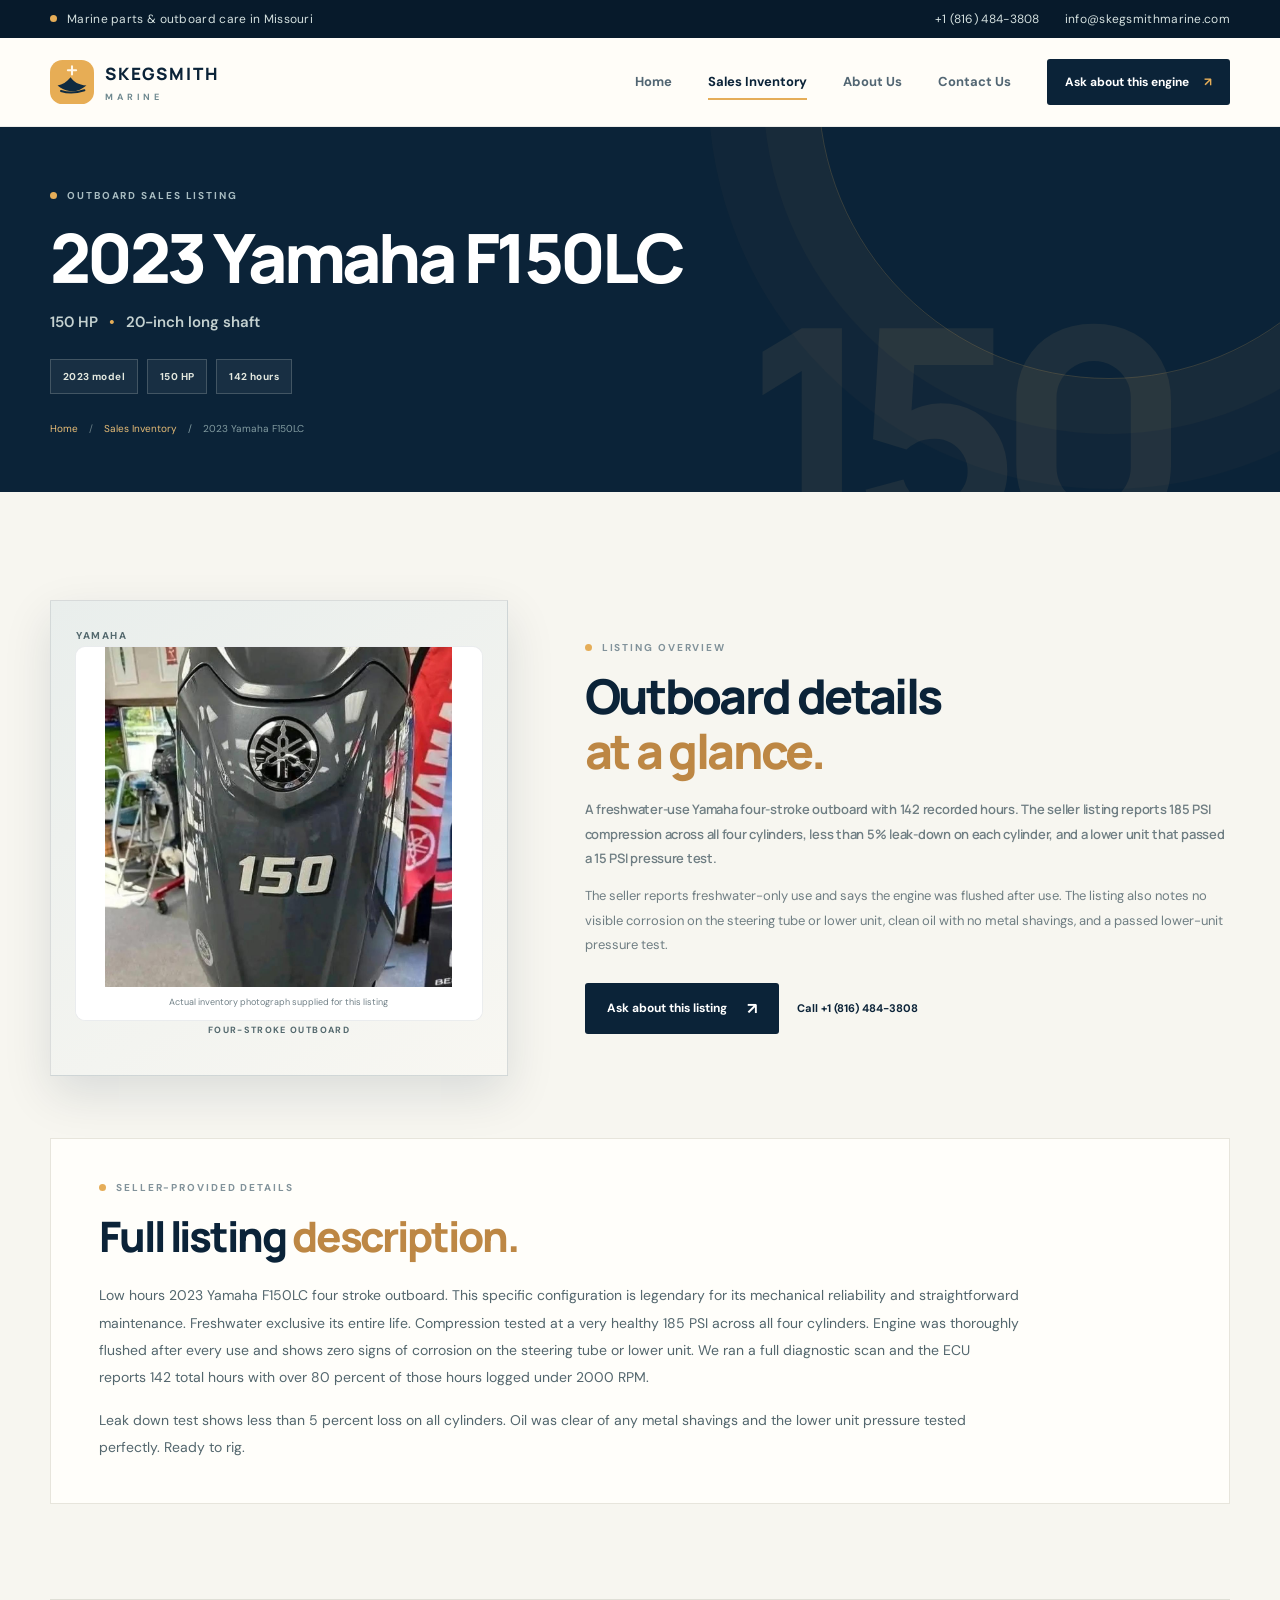
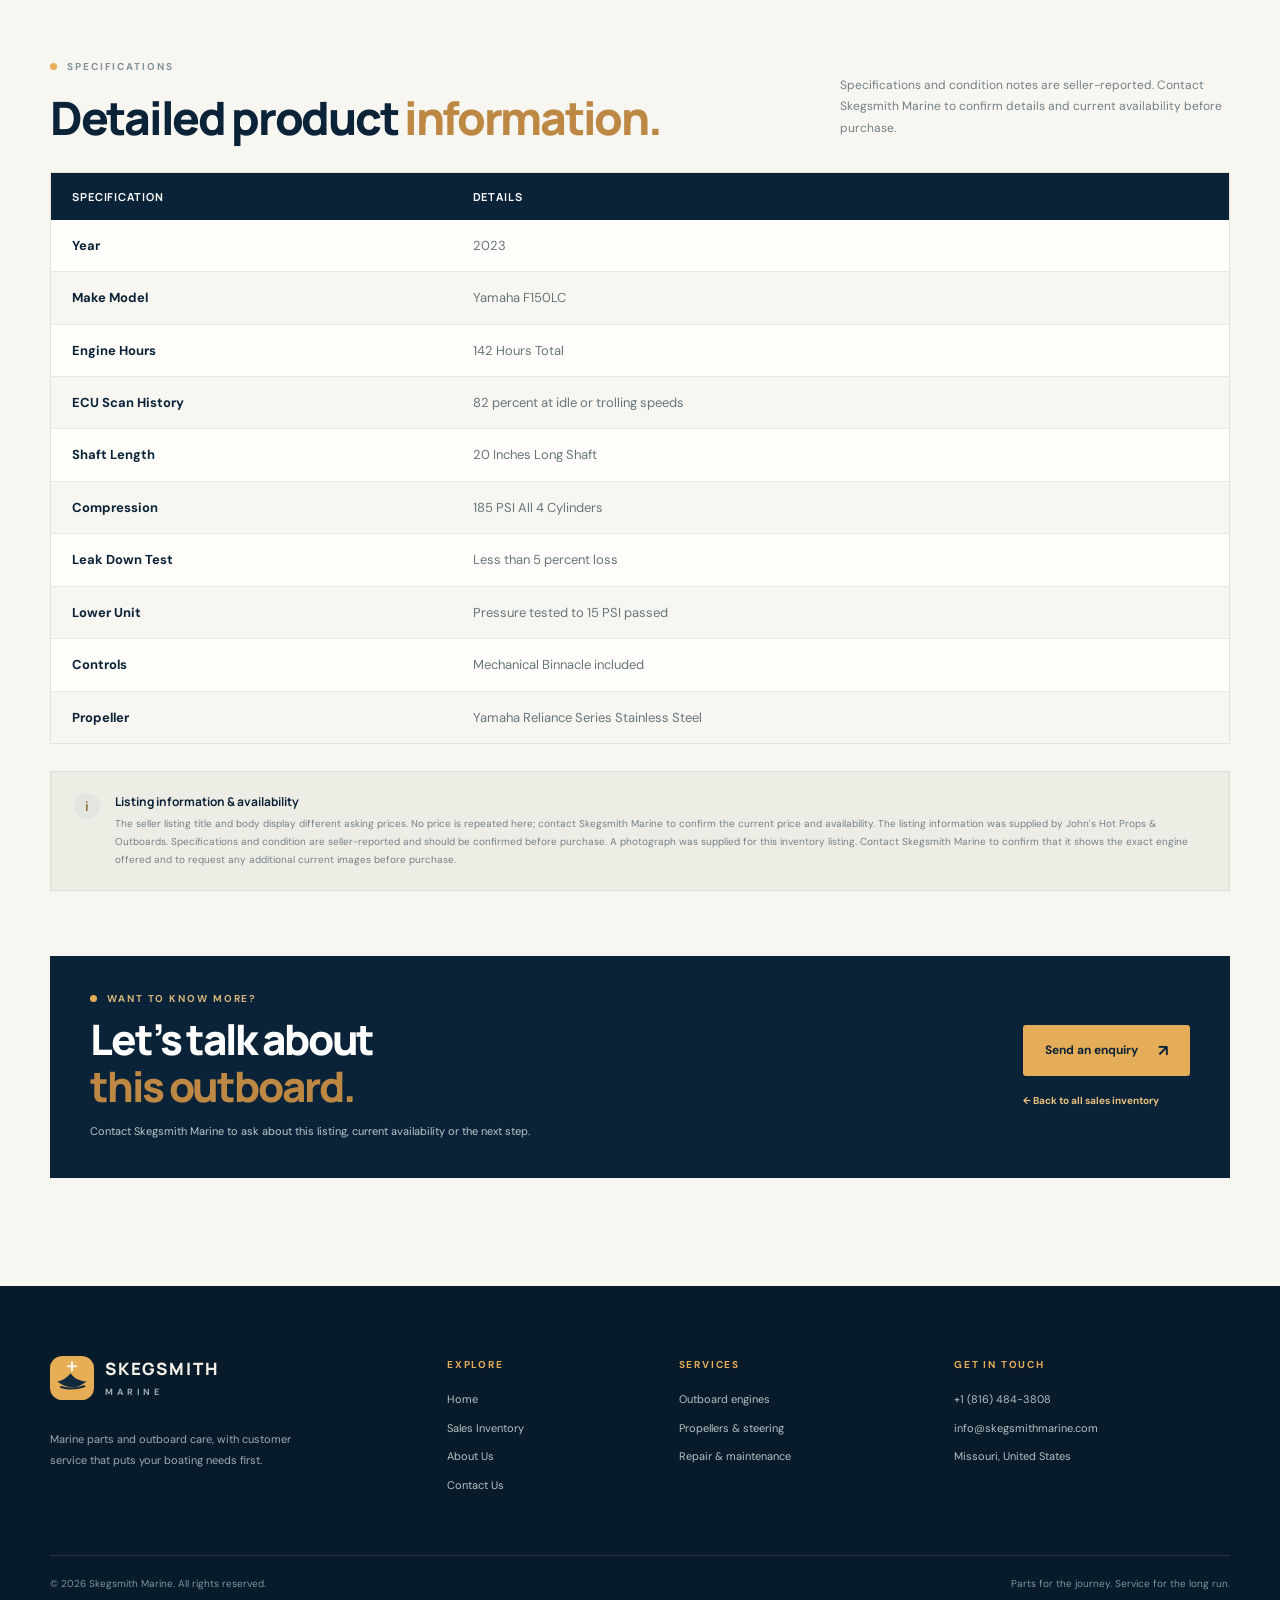
<file: listings/yamaha-150-2023.html>
<!DOCTYPE html>

<html lang="en-US">
<head>
<meta charset="utf-8"/>
<meta content="width=device-width, initial-scale=1" name="viewport"/>
<meta content="#0b2338" name="theme-color"/>
<meta content="2023 Yamaha F150LC outboard listing with seller-provided condition details, engine hours, compression and equipment specifications. Contact Skegsmith Marine for current price and availability." name="description"/>
<meta content="index, follow, max-image-preview:large" name="robots"/>
<meta content="Skegsmith Marine" name="author"/>
<link href="https://skegsmithmarine.com/listings/yamaha-150-2023.html" rel="canonical"/>
<link href="../assets/images/favicon.svg" rel="icon" type="image/svg+xml"/>
<link href="https://fonts.googleapis.com" rel="preconnect"/>
<link crossorigin="" href="https://fonts.gstatic.com" rel="preconnect"/>
<link href="https://fonts.googleapis.com/css2?family=DM+Sans:wght@400;500;600;700&amp;family=Manrope:wght@400;500;600;700;800&amp;display=swap" rel="stylesheet"/>
<link href="../assets/css/styles.css" rel="stylesheet"/>
<meta content="product" property="og:type"/>
<meta content="Skegsmith Marine" property="og:site_name"/>
<meta content="2023 Yamaha F150LC | Outboard Listing | Skegsmith Marine" property="og:title"/>
<meta content="Review specifications and seller-provided condition details for the 2023 Yamaha F150LC. Contact Skegsmith Marine in Missouri for current price and availability." property="og:description"/>
<meta content="https://skegsmithmarine.com/listings/yamaha-150-2023.html" property="og:url"/>
<meta content="https://skegsmithmarine.com/assets/images/products/yamaha-f150-2023.jpg" property="og:image"/>
<meta content="summary_large_image" name="twitter:card"/>
<meta content="2023 Yamaha F150LC | Outboard Listing | Skegsmith Marine" name="twitter:title"/>
<meta content="Review specifications and seller-provided condition details for the 2023 Yamaha F150LC. Contact Skegsmith Marine in Missouri for current price and availability." name="twitter:description"/>
<title>2023 Yamaha F150LC | Outboard Listing | Skegsmith Marine</title>
<script type="application/ld+json">{"@context":"https://schema.org","@type":"Product","name":"2023 Yamaha F150LC","brand":{"@type":"Brand","name":"Yamaha"},"model":"F150LC","category":"Used outboard motor","description":"Low hours 2023 Yamaha F150LC four stroke outboard. This specific configuration is legendary for its mechanical reliability and straightforward maintenance. Freshwater exclusive its entire life. Compression tested at a very healthy 185 PSI across all four cylinders. Engine was thoroughly flushed after every use and shows zero signs of corrosion on the steering tube or lower unit. We ran a full diagnostic scan and the ECU reports 142 total hours with over 80 percent of those hours logged under 2000 RPM. Leak down test shows less than 5 percent loss on all cylinders. Oil was clear of any metal shavings and the lower unit pressure tested perfectly. Ready to rig.","additionalProperty":[{"@type":"PropertyValue","name":"Year","value":"2023"},{"@type":"PropertyValue","name":"Make Model","value":"Yamaha F150LC"},{"@type":"PropertyValue","name":"Engine Hours","value":"142 Hours Total"},{"@type":"PropertyValue","name":"ECU Scan History","value":"82 percent at idle or trolling speeds"},{"@type":"PropertyValue","name":"Shaft Length","value":"20 Inches Long Shaft"},{"@type":"PropertyValue","name":"Compression","value":"185 PSI All 4 Cylinders"},{"@type":"PropertyValue","name":"Leak Down Test","value":"Less than 5 percent loss"},{"@type":"PropertyValue","name":"Lower Unit","value":"Pressure tested to 15 PSI passed"},{"@type":"PropertyValue","name":"Controls","value":"Mechanical Binnacle included"},{"@type":"PropertyValue","name":"Propeller","value":"Yamaha Reliance Series Stainless Steel"}],"url":"https://skegsmithmarine.com/listings/yamaha-150-2023.html","image":"https://skegsmithmarine.com/assets/images/products/yamaha-f150-2023.jpg"}</script>
<script defer="" src="../assets/js/main.js"></script>
</head>
<body>
<a class="skip-link" href="#main">Skip to content</a>
<div class="utility-bar"><div class="container utility-inner"><span><span aria-hidden="true" class="status-dot"></span> Marine parts &amp; outboard care in Missouri</span><div class="utility-links"><a href="tel:+18164843808">+1 (816) 484-3808</a><a href="mailto:info@skegsmithmarine.com">info@skegsmithmarine.com</a></div></div></div>
<header class="site-header"><div class="container nav-wrap">
<a aria-label="Skegsmith Marine home" class="brand" href="../index.html"><img alt="" height="44" src="../assets/images/brand-mark.svg" width="44"/><span class="brand-text"><strong>SKEGSMITH</strong><small>MARINE</small></span></a>
<button aria-controls="primary-nav" aria-expanded="false" aria-label="Open navigation" class="menu-toggle" type="button"><span></span><span></span><span></span></button>
<nav aria-label="Main navigation" class="primary-nav" id="primary-nav"><a href="../index.html">Home</a><a aria-current="page" class="active" href="../index.html#sales-inventory">Sales Inventory</a><a href="../about.html">About Us</a><a href="../contact.html">Contact Us</a><a class="nav-cta" href="../contact.html?listing=2023%20Yamaha%20F150LC#contact-form">Ask about this engine <span aria-hidden="true">↗</span></a></nav>
</div></header>
<main id="main">
<section class="listing-detail-hero"><div class="container listing-detail-hero-inner">
<p class="eyebrow eyebrow-light"><span></span> OUTBOARD SALES LISTING</p>
<h1>2023 Yamaha F150LC</h1>
<p class="listing-detail-subtitle">150 HP <span>•</span> 20-inch long shaft</p>
<div class="listing-detail-meta"><span>2023 model</span><span>150 HP</span><span>142 hours</span></div>
<div class="breadcrumb"><a href="../index.html">Home</a><span>/</span><a href="../index.html#sales-inventory">Sales Inventory</a><span>/</span><span aria-current="page">2023 Yamaha F150LC</span></div>
</div><div aria-hidden="true" class="listing-detail-decoration">150</div></section>
<section class="section listing-detail-section"><div class="container">
<div class="listing-detail-grid">
<div class="listing-product-visual listing-product-visual-photo listing-product-visual-yamaha"><span class="listing-visual-kicker">YAMAHA</span><span class="listing-visual-power">150</span><figure class="listing-photo-frame"><img alt="Photograph of the Yamaha 150 outboard supplied for the 2023 inventory listing." class="listing-product-photo" decoding="async" fetchpriority="high" loading="eager" src="../assets/images/products/yamaha-f150-2023.jpg" width="1080" height="1058"/><figcaption class="listing-photo-caption">Actual inventory photograph supplied for this listing</figcaption></figure><span class="listing-visual-label">FOUR-STROKE OUTBOARD</span></div>
<div class="listing-detail-copy">
<p class="eyebrow"><span></span> LISTING OVERVIEW</p>
<h2>Outboard details<br/><em>at a glance.</em></h2>
<p class="listing-detail-lead">A freshwater-use Yamaha four-stroke outboard with 142 recorded hours. The seller listing reports 185 PSI compression across all four cylinders, less than 5% leak-down on each cylinder, and a lower unit that passed a 15 PSI pressure test.</p>
<p>The seller reports freshwater-only use and says the engine was flushed after use. The listing also notes no visible corrosion on the steering tube or lower unit, clean oil with no metal shavings, and a passed lower-unit pressure test.</p>
<div class="listing-detail-actions"><a class="button button-dark" href="../contact.html?listing=2023%20Yamaha%20F150LC#contact-form">Ask about this listing <span aria-hidden="true">↗</span></a><a class="listing-phone-link" href="tel:+18164843808">Call +1 (816) 484-3808</a></div>
</div>
</div>
<section aria-labelledby="full-description-title" class="listing-full-description">
<div class="listing-full-description-heading">
<p class="eyebrow"><span></span> SELLER-PROVIDED DETAILS</p>
<h2 id="full-description-title">Full listing <em>description.</em></h2>
</div>
<div class="listing-full-description-copy">
<p>Low hours 2023 Yamaha F150LC four stroke outboard. This specific configuration is legendary for its mechanical reliability and straightforward maintenance. Freshwater exclusive its entire life. Compression tested at a very healthy 185 PSI across all four cylinders. Engine was thoroughly flushed after every use and shows zero signs of corrosion on the steering tube or lower unit. We ran a full diagnostic scan and the ECU reports 142 total hours with over 80 percent of those hours logged under 2000 RPM.</p>
<p>Leak down test shows less than 5 percent loss on all cylinders. Oil was clear of any metal shavings and the lower unit pressure tested perfectly. Ready to rig.</p>
</div>
</section>
<div class="listing-specs-heading">
<div><p class="eyebrow"><span></span> SPECIFICATIONS</p><h2>Detailed product <em>information.</em></h2></div>
<p>Specifications and condition notes are seller-reported. Contact Skegsmith Marine to confirm details and current availability before purchase.</p>
</div>
<div class="listing-spec-table-wrap">
<table class="listing-spec-table">
<thead><tr><th scope="col">Specification</th><th scope="col">Details</th></tr></thead>
<tbody>
<tr><th scope="row">Year</th><td>2023</td></tr>
<tr><th scope="row">Make Model</th><td>Yamaha F150LC</td></tr>
<tr><th scope="row">Engine Hours</th><td>142 Hours Total</td></tr>
<tr><th scope="row">ECU Scan History</th><td>82 percent at idle or trolling speeds</td></tr>
<tr><th scope="row">Shaft Length</th><td>20 Inches Long Shaft</td></tr>
<tr><th scope="row">Compression</th><td>185 PSI All 4 Cylinders</td></tr>
<tr><th scope="row">Leak Down Test</th><td>Less than 5 percent loss</td></tr>
<tr><th scope="row">Lower Unit</th><td>Pressure tested to 15 PSI passed</td></tr>
<tr><th scope="row">Controls</th><td>Mechanical Binnacle included</td></tr>
<tr><th scope="row">Propeller</th><td>Yamaha Reliance Series Stainless Steel</td></tr>
</tbody>
</table>
</div>
<aside class="listing-detail-notice"><span aria-hidden="true" class="notice-icon">i</span><div><strong>Listing information &amp; availability</strong><p>The seller listing title and body display different asking prices. No price is repeated here; contact Skegsmith Marine to confirm the current price and availability. The listing information was supplied by John's Hot Props &amp; Outboards. Specifications and condition are seller-reported and should be confirmed before purchase. A photograph was supplied for this inventory listing. Contact Skegsmith Marine to confirm that it shows the exact engine offered and to request any additional current images before purchase.</p></div></aside>
<div class="listing-bottom-cta"><div><p class="eyebrow"><span></span> WANT TO KNOW MORE?</p><h2>Let’s talk about<br/><em>this outboard.</em></h2><p>Contact Skegsmith Marine to ask about this listing, current availability or the next step.</p></div><div class="listing-bottom-actions"><a class="button button-gold" href="../contact.html?listing=2023%20Yamaha%20F150LC#contact-form">Send an enquiry <span aria-hidden="true">↗</span></a><a class="listing-back-link" href="../index.html#sales-inventory">← Back to all sales inventory</a></div></div>
</div></section>
</main>
<footer class="site-footer"><div class="container footer-main">
<div class="footer-brand-block"><a class="brand brand-footer" href="../index.html"><img alt="" height="44" src="../assets/images/brand-mark.svg" width="44"/><span class="brand-text"><strong>SKEGSMITH</strong><small>MARINE</small></span></a><p>Marine parts and outboard care, with customer service that puts your boating needs first.</p></div>
<div class="footer-column"><h2>Explore</h2><a href="../index.html">Home</a><a href="../index.html#sales-inventory">Sales Inventory</a><a href="../about.html">About Us</a><a href="../contact.html">Contact Us</a></div>
<div class="footer-column"><h2>Services</h2><a href="../contact.html">Outboard engines</a><a href="../contact.html">Propellers &amp; steering</a><a href="../contact.html">Repair &amp; maintenance</a></div>
<div class="footer-column footer-contact"><h2>Get in touch</h2><a href="tel:+18164843808">+1 (816) 484-3808</a><a href="mailto:info@skegsmithmarine.com">info@skegsmithmarine.com</a><span>Missouri, United States</span></div>
</div><div class="container footer-bottom"><span>© <span data-year="">2026</span> Skegsmith Marine. All rights reserved.</span><span>Parts for the journey. Service for the long run.</span></div></footer>
</body>
</html>
</file>
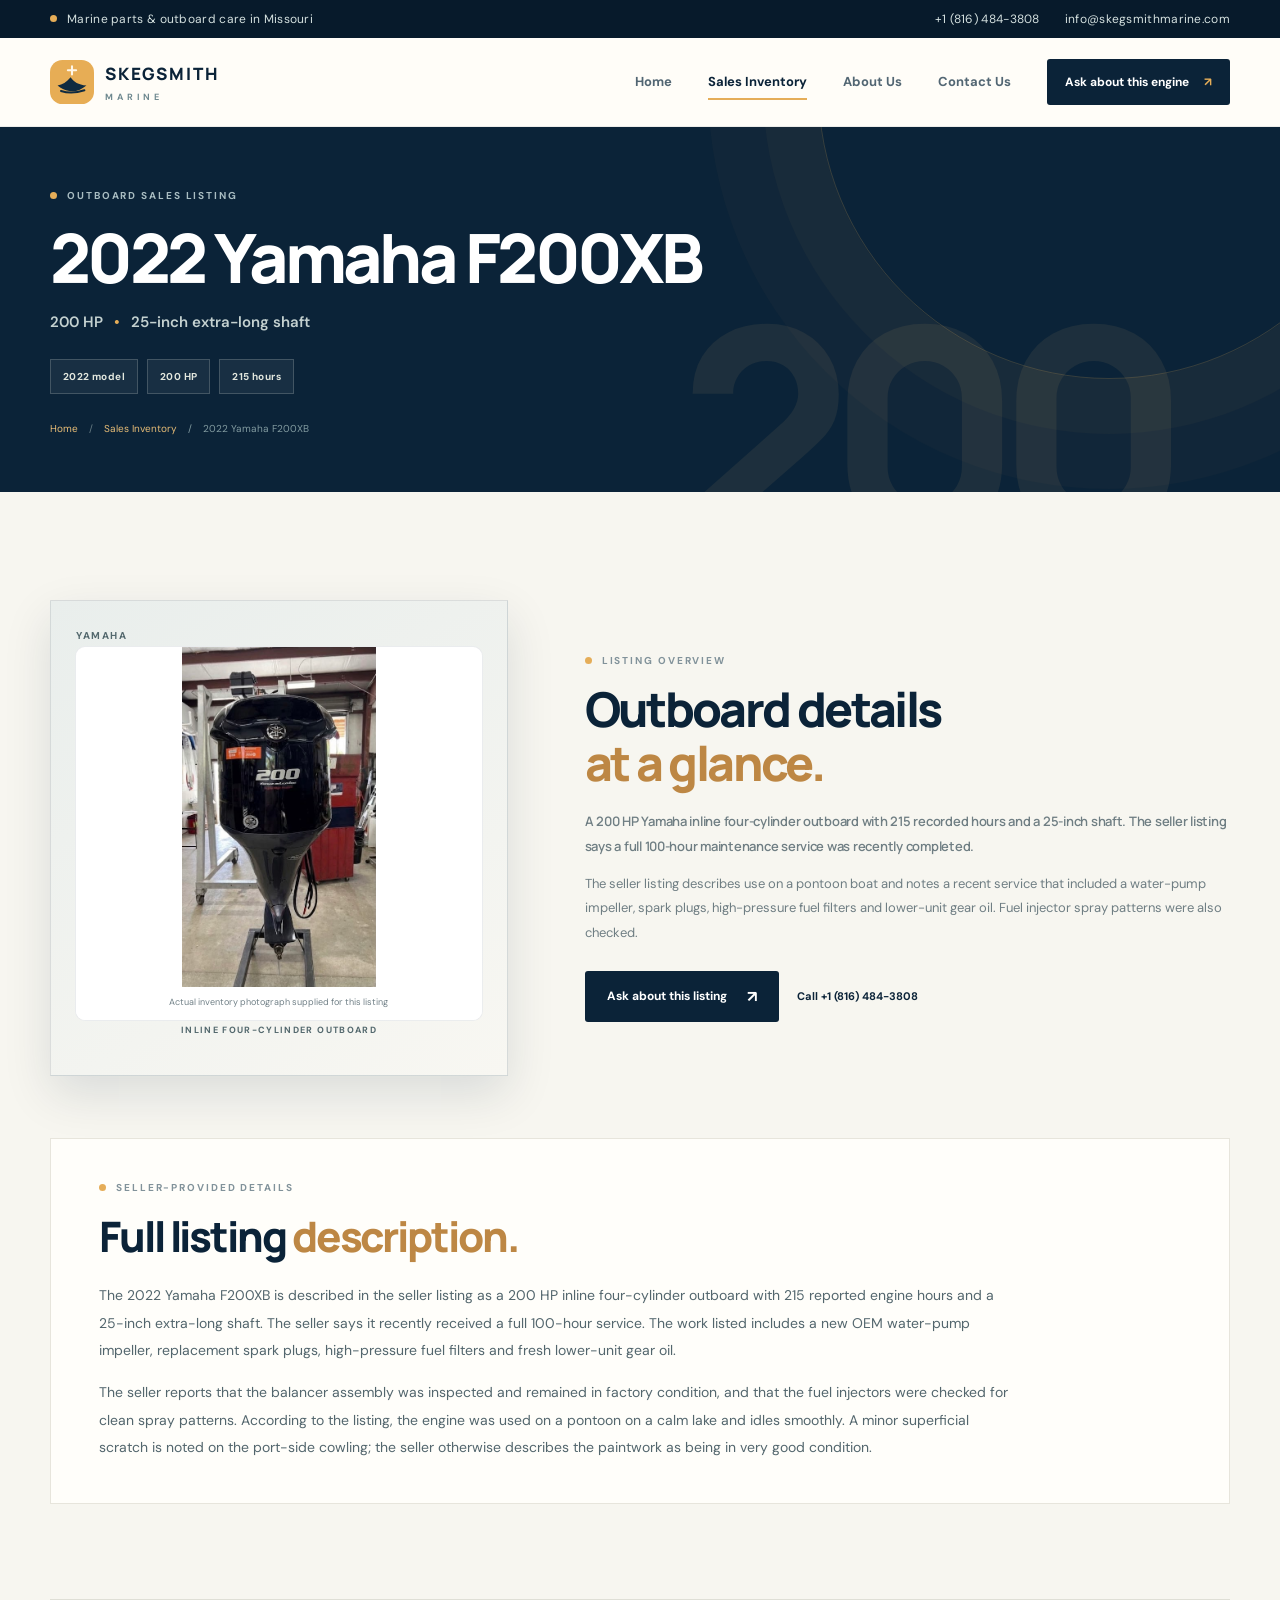
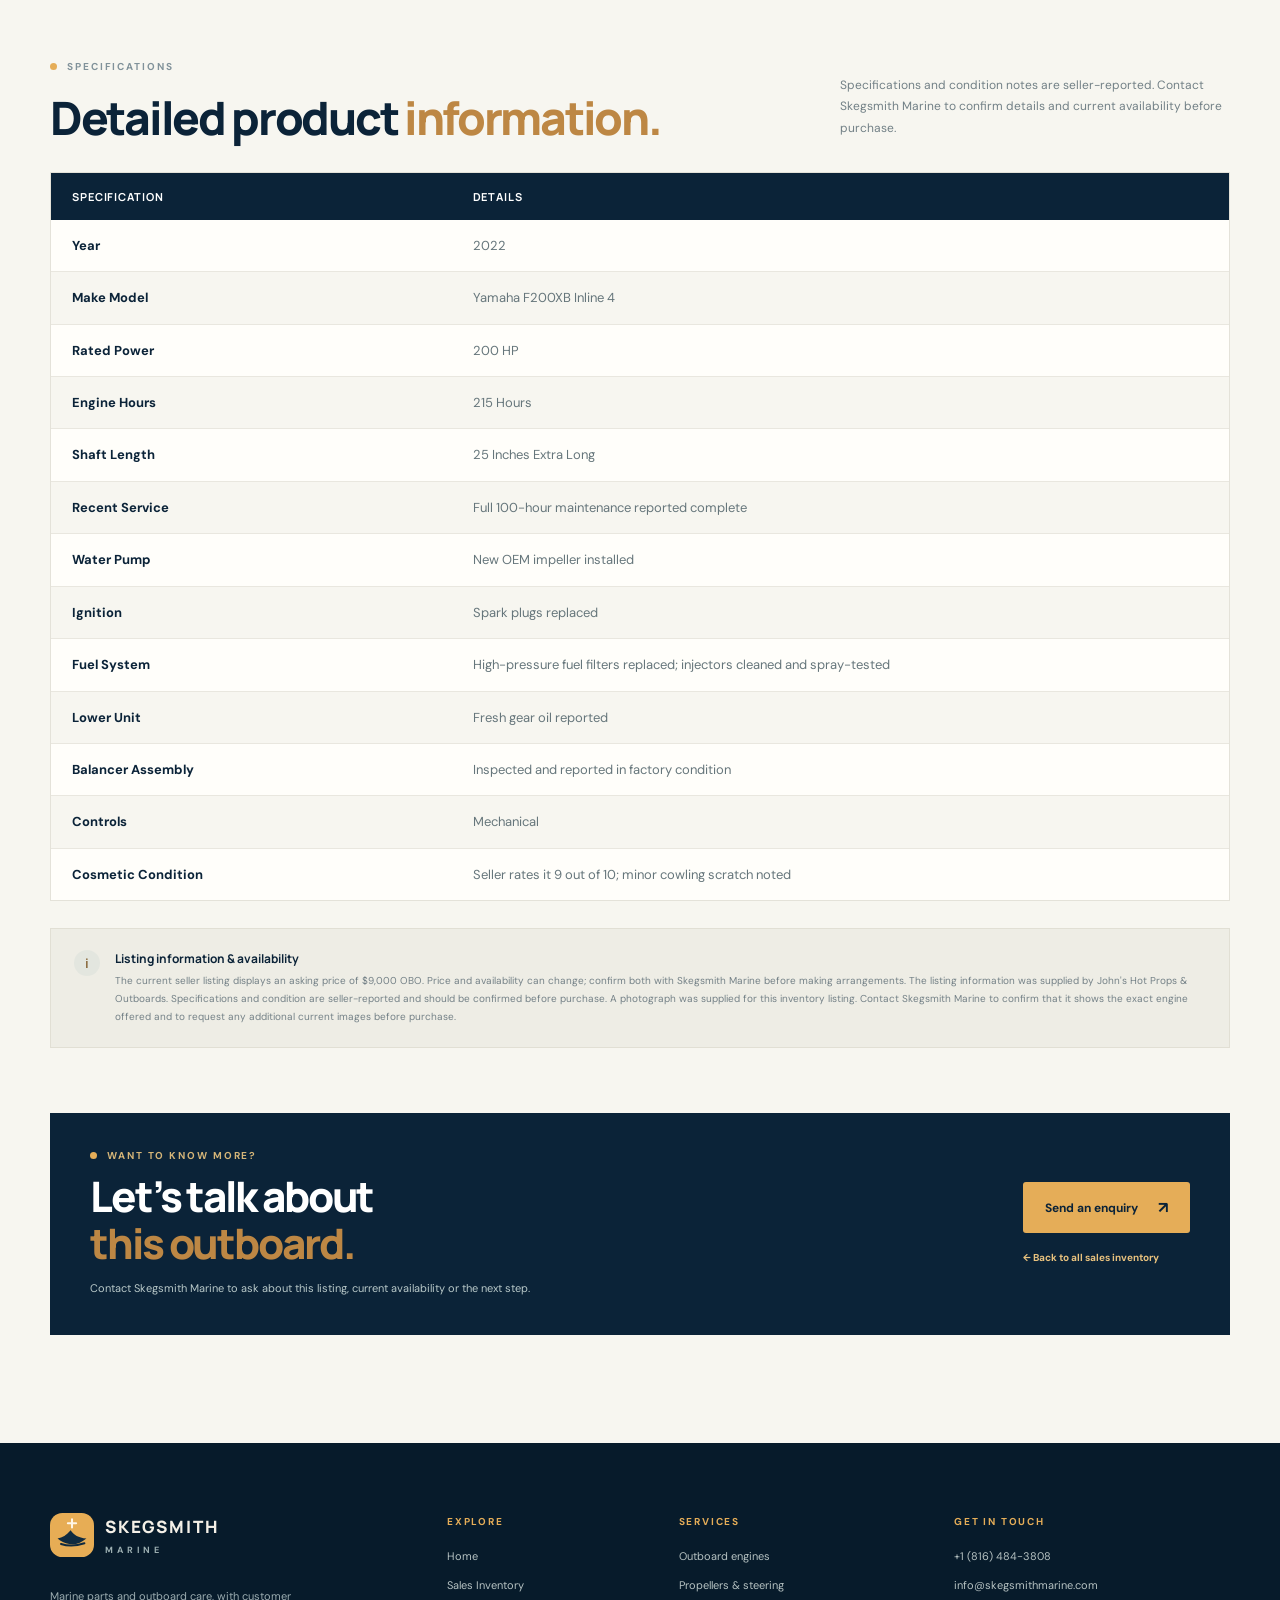
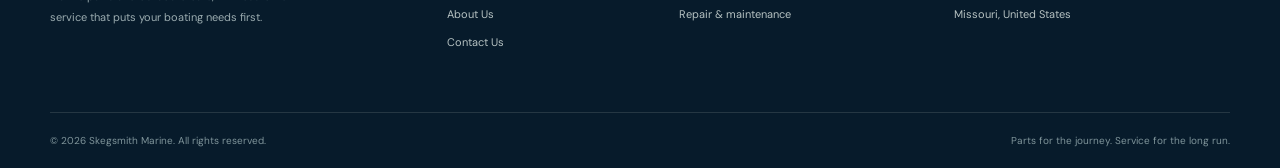
<file: listings/yamaha-200-2022.html>
<!DOCTYPE html>

<html lang="en-US">
<head>
<meta charset="utf-8"/>
<meta content="width=device-width, initial-scale=1" name="viewport"/>
<meta content="#0b2338" name="theme-color"/>
<meta content="2022 Yamaha F200XB 200 HP outboard listing with 215 reported hours, 25-inch shaft and seller-reported 100-hour service. Contact Skegsmith Marine for availability." name="description"/>
<meta content="index, follow, max-image-preview:large" name="robots"/>
<meta content="Skegsmith Marine" name="author"/>
<link href="https://skegsmithmarine.com/listings/yamaha-200-2022.html" rel="canonical"/>
<link href="../assets/images/favicon.svg" rel="icon" type="image/svg+xml"/>
<link href="https://fonts.googleapis.com" rel="preconnect"/>
<link crossorigin="" href="https://fonts.gstatic.com" rel="preconnect"/>
<link href="https://fonts.googleapis.com/css2?family=DM+Sans:wght@400;500;600;700&amp;family=Manrope:wght@400;500;600;700;800&amp;display=swap" rel="stylesheet"/>
<link href="../assets/css/styles.css" rel="stylesheet"/>
<meta content="product" property="og:type"/>
<meta content="Skegsmith Marine" property="og:site_name"/>
<meta content="2022 Yamaha F200XB | Outboard Listing | Skegsmith Marine" property="og:title"/>
<meta content="Review specifications and seller-provided condition details for the 2022 Yamaha F200XB. Contact Skegsmith Marine in Missouri for current price and availability." property="og:description"/>
<meta content="https://skegsmithmarine.com/listings/yamaha-200-2022.html" property="og:url"/>
<meta content="https://skegsmithmarine.com/assets/images/products/yamaha-f200xb-2022.jpg" property="og:image"/>
<meta content="summary_large_image" name="twitter:card"/>
<meta content="2022 Yamaha F200XB | Outboard Listing | Skegsmith Marine" name="twitter:title"/>
<meta content="Review specifications and seller-provided condition details for the 2022 Yamaha F200XB. Contact Skegsmith Marine in Missouri for current price and availability." name="twitter:description"/>
<title>2022 Yamaha F200XB | Outboard Listing | Skegsmith Marine</title>
<script type="application/ld+json">{"@context":"https://schema.org","@type":"Product","name":"2022 Yamaha F200XB","brand":{"@type":"Brand","name":"Yamaha"},"model":"F200XB Inline 4","category":"Used outboard motor","description":"The 2022 Yamaha F200XB is described in the seller listing as a 200 HP inline four-cylinder outboard with 215 reported engine hours and a 25-inch extra-long shaft. The seller says it recently received a full 100-hour service. The work listed includes a new OEM water-pump impeller, replacement spark plugs, high-pressure fuel filters and fresh lower-unit gear oil. The seller reports that the balancer assembly was inspected and remained in factory condition, and that the fuel injectors were checked for clean spray patterns. According to the listing, the engine was used on a pontoon on a calm lake and idles smoothly. A minor superficial scratch is noted on the port-side cowling; the seller otherwise describes the paintwork as being in very good condition.","additionalProperty":[{"@type":"PropertyValue","name":"Year","value":"2022"},{"@type":"PropertyValue","name":"Make Model","value":"Yamaha F200XB Inline 4"},{"@type":"PropertyValue","name":"Rated Power","value":"200 HP"},{"@type":"PropertyValue","name":"Engine Hours","value":"215 Hours"},{"@type":"PropertyValue","name":"Shaft Length","value":"25 Inches Extra Long"},{"@type":"PropertyValue","name":"Recent Service","value":"Full 100-hour maintenance reported complete"},{"@type":"PropertyValue","name":"Water Pump","value":"New OEM impeller installed"},{"@type":"PropertyValue","name":"Ignition","value":"Spark plugs replaced"},{"@type":"PropertyValue","name":"Fuel System","value":"High-pressure fuel filters replaced; injectors cleaned and spray-tested"},{"@type":"PropertyValue","name":"Lower Unit","value":"Fresh gear oil reported"},{"@type":"PropertyValue","name":"Balancer Assembly","value":"Inspected and reported in factory condition"},{"@type":"PropertyValue","name":"Controls","value":"Mechanical"},{"@type":"PropertyValue","name":"Cosmetic Condition","value":"Seller rates it 9 out of 10; minor cowling scratch noted"}],"url":"https://skegsmithmarine.com/listings/yamaha-200-2022.html","image":"https://skegsmithmarine.com/assets/images/products/yamaha-f200xb-2022.jpg"}</script>
<script defer="" src="../assets/js/main.js"></script>
</head>
<body>
<a class="skip-link" href="#main">Skip to content</a>
<div class="utility-bar"><div class="container utility-inner"><span><span aria-hidden="true" class="status-dot"></span> Marine parts &amp; outboard care in Missouri</span><div class="utility-links"><a href="tel:+18164843808">+1 (816) 484-3808</a><a href="mailto:info@skegsmithmarine.com">info@skegsmithmarine.com</a></div></div></div>
<header class="site-header"><div class="container nav-wrap">
<a aria-label="Skegsmith Marine home" class="brand" href="../index.html"><img alt="" height="44" src="../assets/images/brand-mark.svg" width="44"/><span class="brand-text"><strong>SKEGSMITH</strong><small>MARINE</small></span></a>
<button aria-controls="primary-nav" aria-expanded="false" aria-label="Open navigation" class="menu-toggle" type="button"><span></span><span></span><span></span></button>
<nav aria-label="Main navigation" class="primary-nav" id="primary-nav"><a href="../index.html">Home</a><a aria-current="page" class="active" href="../index.html#sales-inventory">Sales Inventory</a><a href="../about.html">About Us</a><a href="../contact.html">Contact Us</a><a class="nav-cta" href="../contact.html?listing=2022%20Yamaha%20F200XB#contact-form">Ask about this engine <span aria-hidden="true">↗</span></a></nav>
</div></header>
<main id="main">
<section class="listing-detail-hero"><div class="container listing-detail-hero-inner">
<p class="eyebrow eyebrow-light"><span></span> OUTBOARD SALES LISTING</p>
<h1>2022 Yamaha F200XB</h1>
<p class="listing-detail-subtitle">200 HP <span>•</span> 25-inch extra-long shaft</p>
<div class="listing-detail-meta"><span>2022 model</span><span>200 HP</span><span>215 hours</span></div>
<div class="breadcrumb"><a href="../index.html">Home</a><span>/</span><a href="../index.html#sales-inventory">Sales Inventory</a><span>/</span><span aria-current="page">2022 Yamaha F200XB</span></div>
</div><div aria-hidden="true" class="listing-detail-decoration">200</div></section>
<section class="section listing-detail-section"><div class="container">
<div class="listing-detail-grid">
<div class="listing-product-visual listing-product-visual-photo listing-product-visual-yamaha"><span class="listing-visual-kicker">YAMAHA</span><span class="listing-visual-power">200</span><figure class="listing-photo-frame"><img alt="Photograph of the 2022 Yamaha F200XB outboard supplied for this listing." class="listing-product-photo" decoding="async" fetchpriority="high" loading="eager" src="../assets/images/products/yamaha-f200xb-2022.jpg" width="473" height="829"/><figcaption class="listing-photo-caption">Actual inventory photograph supplied for this listing</figcaption></figure><span class="listing-visual-label">INLINE FOUR-CYLINDER OUTBOARD</span></div>
<div class="listing-detail-copy">
<p class="eyebrow"><span></span> LISTING OVERVIEW</p>
<h2>Outboard details<br/><em>at a glance.</em></h2>
<p class="listing-detail-lead">A 200 HP Yamaha inline four-cylinder outboard with 215 recorded hours and a 25-inch shaft. The seller listing says a full 100-hour maintenance service was recently completed.</p>
<p>The seller listing describes use on a pontoon boat and notes a recent service that included a water-pump impeller, spark plugs, high-pressure fuel filters and lower-unit gear oil. Fuel injector spray patterns were also checked.</p>
<div class="listing-detail-actions"><a class="button button-dark" href="../contact.html?listing=2022%20Yamaha%20F200XB#contact-form">Ask about this listing <span aria-hidden="true">↗</span></a><a class="listing-phone-link" href="tel:+18164843808">Call +1 (816) 484-3808</a></div>
</div>
</div>
<section aria-labelledby="full-description-title" class="listing-full-description">
<div class="listing-full-description-heading">
<p class="eyebrow"><span></span> SELLER-PROVIDED DETAILS</p>
<h2 id="full-description-title">Full listing <em>description.</em></h2>
</div>
<div class="listing-full-description-copy">
<p>The 2022 Yamaha F200XB is described in the seller listing as a 200 HP inline four-cylinder outboard with 215 reported engine hours and a 25-inch extra-long shaft. The seller says it recently received a full 100-hour service. The work listed includes a new OEM water-pump impeller, replacement spark plugs, high-pressure fuel filters and fresh lower-unit gear oil.</p>
<p>The seller reports that the balancer assembly was inspected and remained in factory condition, and that the fuel injectors were checked for clean spray patterns. According to the listing, the engine was used on a pontoon on a calm lake and idles smoothly. A minor superficial scratch is noted on the port-side cowling; the seller otherwise describes the paintwork as being in very good condition.</p>
</div>
</section>
<div class="listing-specs-heading">
<div><p class="eyebrow"><span></span> SPECIFICATIONS</p><h2>Detailed product <em>information.</em></h2></div>
<p>Specifications and condition notes are seller-reported. Contact Skegsmith Marine to confirm details and current availability before purchase.</p>
</div>
<div class="listing-spec-table-wrap">
<table class="listing-spec-table">
<thead><tr><th scope="col">Specification</th><th scope="col">Details</th></tr></thead>
<tbody>
<tr><th scope="row">Year</th><td>2022</td></tr>
<tr><th scope="row">Make Model</th><td>Yamaha F200XB Inline 4</td></tr>
<tr><th scope="row">Rated Power</th><td>200 HP</td></tr>
<tr><th scope="row">Engine Hours</th><td>215 Hours</td></tr>
<tr><th scope="row">Shaft Length</th><td>25 Inches Extra Long</td></tr>
<tr><th scope="row">Recent Service</th><td>Full 100-hour maintenance reported complete</td></tr>
<tr><th scope="row">Water Pump</th><td>New OEM impeller installed</td></tr>
<tr><th scope="row">Ignition</th><td>Spark plugs replaced</td></tr>
<tr><th scope="row">Fuel System</th><td>High-pressure fuel filters replaced; injectors cleaned and spray-tested</td></tr>
<tr><th scope="row">Lower Unit</th><td>Fresh gear oil reported</td></tr>
<tr><th scope="row">Balancer Assembly</th><td>Inspected and reported in factory condition</td></tr>
<tr><th scope="row">Controls</th><td>Mechanical</td></tr>
<tr><th scope="row">Cosmetic Condition</th><td>Seller rates it 9 out of 10; minor cowling scratch noted</td></tr>
</tbody>
</table>
</div>
<aside class="listing-detail-notice"><span aria-hidden="true" class="notice-icon">i</span><div><strong>Listing information &amp; availability</strong><p>The current seller listing displays an asking price of $9,000 OBO. Price and availability can change; confirm both with Skegsmith Marine before making arrangements. The listing information was supplied by John's Hot Props &amp; Outboards. Specifications and condition are seller-reported and should be confirmed before purchase. A photograph was supplied for this inventory listing. Contact Skegsmith Marine to confirm that it shows the exact engine offered and to request any additional current images before purchase.</p></div></aside>
<div class="listing-bottom-cta"><div><p class="eyebrow"><span></span> WANT TO KNOW MORE?</p><h2>Let’s talk about<br/><em>this outboard.</em></h2><p>Contact Skegsmith Marine to ask about this listing, current availability or the next step.</p></div><div class="listing-bottom-actions"><a class="button button-gold" href="../contact.html?listing=2022%20Yamaha%20F200XB#contact-form">Send an enquiry <span aria-hidden="true">↗</span></a><a class="listing-back-link" href="../index.html#sales-inventory">← Back to all sales inventory</a></div></div>
</div></section>
</main>
<footer class="site-footer"><div class="container footer-main">
<div class="footer-brand-block"><a class="brand brand-footer" href="../index.html"><img alt="" height="44" src="../assets/images/brand-mark.svg" width="44"/><span class="brand-text"><strong>SKEGSMITH</strong><small>MARINE</small></span></a><p>Marine parts and outboard care, with customer service that puts your boating needs first.</p></div>
<div class="footer-column"><h2>Explore</h2><a href="../index.html">Home</a><a href="../index.html#sales-inventory">Sales Inventory</a><a href="../about.html">About Us</a><a href="../contact.html">Contact Us</a></div>
<div class="footer-column"><h2>Services</h2><a href="../contact.html">Outboard engines</a><a href="../contact.html">Propellers &amp; steering</a><a href="../contact.html">Repair &amp; maintenance</a></div>
<div class="footer-column footer-contact"><h2>Get in touch</h2><a href="tel:+18164843808">+1 (816) 484-3808</a><a href="mailto:info@skegsmithmarine.com">info@skegsmithmarine.com</a><span>Missouri, United States</span></div>
</div><div class="container footer-bottom"><span>© <span data-year="">2026</span> Skegsmith Marine. All rights reserved.</span><span>Parts for the journey. Service for the long run.</span></div></footer>
</body>
</html>
</file>
<file: assets/css/styles.css>
:root{--navy:#0b2338;--navy-2:#12354d;--navy-3:#1b4a5e;--gold:#e5ad58;--gold-2:#f0c77e;--cream:#f6f3eb;--paper:#fffdf8;--ink:#102b40;--muted:#687983;--line:#e3e3dc;--sea:#4c9294;--white:#fff;--font-head:'Manrope',Arial,sans-serif;--font-body:'DM Sans',Arial,sans-serif;--container:1180px;--shadow:0 22px 60px rgba(9,35,56,.12)}
*{box-sizing:border-box}html{scroll-behavior:smooth}body{margin:0;background:var(--paper);color:var(--ink);font-family:var(--font-body);font-size:16px;line-height:1.7;-webkit-font-smoothing:antialiased}body.menu-open{overflow:hidden}a{color:inherit;text-decoration:none}img,svg{max-width:100%}button,input,select,textarea{font:inherit}.container{width:min(var(--container),calc(100% - 48px));margin-inline:auto}.skip-link{position:absolute;left:16px;top:-60px;z-index:1000;padding:10px 16px;background:var(--gold);color:var(--navy);font-weight:700;border-radius:4px}.skip-link:focus{top:12px}.utility-bar{background:#071a2b;color:#d4e0df;font-size:12px;letter-spacing:.025em}.utility-inner{min-height:38px;display:flex;align-items:center;justify-content:space-between;gap:20px}.utility-inner>span,.utility-links{display:flex;align-items:center;gap:10px}.utility-links{gap:25px}.utility-links a:hover{color:var(--gold-2)}.status-dot,.eyebrow>span{width:7px;height:7px;border-radius:50%;display:inline-block;background:var(--gold)}.site-header{position:sticky;z-index:50;top:0;background:rgba(255,253,248,.96);backdrop-filter:blur(14px);border-bottom:1px solid rgba(14,46,65,.08)}.nav-wrap{height:88px;display:flex;align-items:center;justify-content:space-between}.brand{display:inline-flex;align-items:center;gap:11px;min-width:max-content}.brand img{display:block}.brand-text{display:flex;flex-direction:column;line-height:1}.brand-text strong{font:800 17px var(--font-head);letter-spacing:.11em;color:var(--navy)}.brand-text small{margin-top:6px;color:#6f8990;font:700 9px var(--font-body);letter-spacing:.43em}.primary-nav{display:flex;align-items:center;gap:36px}.primary-nav>a:not(.nav-cta){position:relative;padding:9px 0;color:#526673;font-size:13px;font-weight:700;transition:color .2s}.primary-nav>a:not(.nav-cta):after{position:absolute;content:"";height:2px;left:0;right:100%;bottom:2px;background:var(--gold);transition:right .2s}.primary-nav>a:not(.nav-cta):hover,.primary-nav>a.active{color:var(--navy)}.primary-nav>a:not(.nav-cta):hover:after,.primary-nav>a.active:after{right:0}.nav-cta{padding:13px 18px;border-radius:3px;background:var(--navy);color:white;font-size:12px;font-weight:700;transition:background .2s,transform .2s}.nav-cta span{margin-left:12px;color:var(--gold)}.nav-cta:hover{background:var(--navy-3);transform:translateY(-1px)}.menu-toggle{display:none;border:0;background:transparent;padding:10px;cursor:pointer}.menu-toggle span{display:block;width:24px;height:2px;margin:5px;background:var(--navy);transition:transform .2s,opacity .2s}
.hero{position:relative;overflow:hidden;background:var(--navy);color:white;min-height:650px;display:flex;align-items:center}.hero:before{position:absolute;content:"";width:670px;height:670px;right:-140px;top:-245px;border:1px solid rgba(232,182,95,.13);border-radius:50%;box-shadow:0 0 0 65px rgba(232,182,95,.025),0 0 0 130px rgba(232,182,95,.02)}.hero-grain{position:absolute;inset:0;opacity:.12;background-image:radial-gradient(rgba(255,255,255,.4) .5px,transparent .5px);background-size:6px 6px;mask-image:linear-gradient(90deg,#000,transparent 80%)}.hero-grid{position:relative;z-index:1;display:grid;grid-template-columns:.92fr 1.08fr;align-items:center;gap:32px;padding-top:62px;padding-bottom:55px}.hero-copy{padding:25px 0 35px}.eyebrow{margin:0 0 19px;display:flex;align-items:center;gap:10px;color:#81929a;font:700 10px var(--font-body);letter-spacing:.19em}.eyebrow-light{color:#a9bdc2}.hero h1,.page-hero h1{margin:0;font:800 clamp(48px,6vw,76px)/1.07 var(--font-head);letter-spacing:-.065em}.hero h1 em,.page-hero h1 em,.section-heading h2 em,.promise-copy h2 em,.about-intro h2 em,.about-services h2 em,.contact-info h2 em,.contact-bottom h2 em{color:var(--gold);font-style:normal}.hero-lede{max-width:475px;margin:26px 0 30px;color:#c3d0d1;font-size:16px;line-height:1.8}.hero-actions{display:flex;align-items:center;gap:28px;flex-wrap:wrap}.button{display:inline-flex;align-items:center;justify-content:center;gap:20px;min-height:51px;padding:0 21px;border:1px solid transparent;border-radius:3px;font-size:12px;font-weight:700;transition:transform .2s,background .2s,border-color .2s}.button:hover{transform:translateY(-2px)}.button span{font-size:16px}.button-gold{background:var(--gold);color:var(--navy)}.button-gold:hover{background:#f0bf70}.text-link{font-size:12px;font-weight:700}.text-link span{margin-left:8px;color:var(--gold);font-size:17px}.text-link-light{color:#e8efec}.hero-proof{display:flex;align-items:center;gap:13px;margin-top:48px}.proof-icon{width:38px;height:38px;border:1px solid rgba(229,173,88,.45);border-radius:50%;display:grid;place-items:center;color:var(--gold);font-size:21px}.hero-proof strong,.hero-proof small{display:block}.hero-proof strong{font-size:11px;color:#f6f2e8}.hero-proof small{margin-top:2px;color:#93a8ad;font-size:10px}.hero-art{position:relative;min-height:490px;display:grid;place-items:center}.boat-illustration{position:relative;z-index:2;width:100%;max-width:650px;filter:drop-shadow(0 22px 24px rgba(0,0,0,.15))}.art-orbit{position:absolute;border:1px solid rgba(229,173,88,.16);border-radius:50%;aspect-ratio:1}.orbit-one{width:410px}.orbit-two{width:520px;border-style:dashed;opacity:.6}.art-tag{position:absolute;z-index:3;display:flex;align-items:center;gap:9px;padding:10px 13px;background:#f6f2e8;color:var(--navy);font:700 9px var(--font-body);letter-spacing:.13em;box-shadow:0 8px 25px rgba(0,0,0,.15)}.tag-top{right:7%;top:64px}.tag-bottom{left:5%;bottom:55px;background:#1b4b5c;color:#e6efea}.tag-dot{width:7px;height:7px;border-radius:50%;background:#4e9a8b}.mini-wave{color:var(--gold);font-size:20px}.hero-bottom-line{position:absolute;bottom:0;left:0;right:0;height:5px;background:linear-gradient(90deg,var(--gold) 0 16%,#4c9294 16% 37%,transparent 37%)}
.trust-strip{background:#f0eee6;border-bottom:1px solid #e7e5dc}.trust-grid{display:grid;grid-template-columns:repeat(3,1fr);padding:26px 0}.trust-grid>div{display:flex;align-items:center;gap:16px;padding:0 28px;border-right:1px solid #d9d9d0}.trust-grid>div:first-child{padding-left:0}.trust-grid>div:last-child{border:0}.trust-number{font:700 12px var(--font-head);color:#c08a42}.trust-grid strong,.trust-grid small{display:block}.trust-grid strong{font:700 12px var(--font-head);color:var(--navy)}.trust-grid small{margin-top:2px;color:#77848a;font-size:10px}.section{padding:108px 0}.section-heading{margin-bottom:45px}.heading-split{display:flex;align-items:flex-end;justify-content:space-between;gap:55px}.section-heading h2,.about-intro h2,.promise-copy h2,.about-services h2,.contact-info h2,.contact-bottom h2{margin:0;color:var(--navy);font:800 clamp(36px,4.2vw,54px)/1.16 var(--font-head);letter-spacing:-.055em}.heading-split>p{max-width:410px;margin:0 0 7px;color:#6e7c82;font-size:14px;line-height:1.85}.service-grid{display:grid;grid-template-columns:repeat(4,1fr);gap:13px}.service-card{position:relative;display:flex;flex-direction:column;min-height:365px;padding:24px 23px 22px;background:#f2f1eb;border:1px solid #e9e7de;transition:transform .25s,box-shadow .25s,background .25s}.service-card:hover{transform:translateY(-6px);box-shadow:var(--shadow);background:#fff}.service-card.service-featured{background:#e9eee8}.service-card.service-dark{background:var(--navy);border-color:var(--navy);color:#fff}.service-topline{display:flex;justify-content:space-between;color:#8b9697;font:700 9px var(--font-body);letter-spacing:.13em}.service-dark .service-topline{color:#9fb5b8}.service-arrow{font-size:17px;color:var(--gold)}.service-icon{width:66px;height:66px;margin:38px 0 20px;display:grid;place-items:center;border:1px solid #d7ddd4;border-radius:50%;color:var(--navy-3)}.service-icon svg{width:38px;height:38px;fill:none;stroke:currentColor;stroke-width:2;stroke-linecap:round;stroke-linejoin:round}.service-dark .service-icon{color:var(--gold);border-color:#466170}.service-card h3{margin:0 0 10px;font:800 17px var(--font-head);letter-spacing:-.035em}.service-card p{margin:0 0 20px;color:#748187;font-size:12px;line-height:1.8}.service-dark p{color:#b4c5c6}.card-link{display:flex;justify-content:space-between;align-items:center;gap:10px;margin-top:auto;padding-top:15px;border-top:1px solid #d9ded8;color:var(--navy);font-size:10px;font-weight:700}.card-link span{font-size:17px;color:#b47e36}.service-dark .card-link{border-color:#40596a;color:#f5f1e7}
.service-promise{overflow:hidden;background:var(--navy);color:white}.promise-grid{display:grid;grid-template-columns:1fr 1fr;align-items:center;gap:95px;padding-top:95px;padding-bottom:95px}.promise-visual{position:relative;min-height:420px;display:grid;place-items:center;background:radial-gradient(circle at 50% 50%,rgba(77,144,148,.28),transparent 65%)}.promise-stamp{position:relative;z-index:2;width:230px;height:230px;border:1px solid rgba(229,173,88,.65);border-radius:50%;display:flex;flex-direction:column;align-items:center;justify-content:center;gap:13px;text-align:center;color:var(--gold);transform:rotate(-11deg);background:rgba(11,35,56,.3);box-shadow:0 0 0 13px rgba(229,173,88,.04),0 0 0 14px rgba(229,173,88,.16)}.promise-stamp:before,.promise-stamp:after{content:"";position:absolute;inset:12px;border:1px dashed rgba(229,173,88,.45);border-radius:50%}.promise-stamp span{font:700 8px var(--font-body);letter-spacing:.2em}.promise-stamp strong{font:800 24px/.98 var(--font-head);letter-spacing:-.04em;color:#f4eee2}.promise-wave{position:absolute;width:100%;bottom:0;left:0;color:#4d9294;opacity:.8}.promise-copy h2{color:white}.promise-copy>p:not(.eyebrow){max-width:495px;color:#b7c7c9;font-size:13px;line-height:1.9}.promise-copy .button{margin-top:15px}.button-outline-light{border-color:rgba(238,241,233,.4);color:#f6f2e8}.button-outline-light:hover{background:rgba(255,255,255,.08);border-color:var(--gold)}.section-cta{padding:85px 0}.cta-card{position:relative;display:grid;grid-template-columns:75px 1fr .85fr;align-items:center;gap:28px;padding:49px 54px;background:#f1efe7;border:1px solid #e8e5db}.cta-mark{position:relative;width:66px;height:66px;display:grid;place-items:center;border-radius:50%;background:var(--navy);color:white;font:800 35px var(--font-head)}.cta-mark span{position:absolute;right:-5px;top:-7px;color:var(--gold);font-size:17px}.cta-card .eyebrow{margin-bottom:12px}.cta-card h2{margin:0;color:var(--navy);font:800 clamp(26px,3vw,37px)/1.18 var(--font-head);letter-spacing:-.05em}.cta-action{padding-left:34px;border-left:1px solid #d9d9cf}.cta-action p{margin:0 0 17px;color:#738087;font-size:12px;line-height:1.7}.button-dark{background:var(--navy);color:#fff}.button-dark:hover{background:#1c4b60}.site-footer{background:#071b2b;color:#e7ede9}.footer-main{display:grid;grid-template-columns:1.55fr .8fr 1fr 1.25fr;gap:55px;padding-top:70px;padding-bottom:60px}.brand-footer .brand-text strong{color:#f4f0e7}.brand-footer .brand-text small{color:#9db0b2}.footer-brand-block>p{max-width:260px;margin:21px 0 0;color:#9bacb0;font-size:11px;line-height:1.9}.footer-column{display:flex;flex-direction:column;align-items:flex-start;gap:10px}.footer-column h2{margin:2px 0 9px;color:var(--gold);font:700 10px var(--font-body);letter-spacing:.18em;text-transform:uppercase}.footer-column a,.footer-column>span{color:#b6c2c2;font-size:11px;transition:color .2s}.footer-column a:hover{color:var(--gold)}.footer-bottom{display:flex;justify-content:space-between;gap:20px;padding-top:19px;padding-bottom:19px;border-top:1px solid rgba(235,240,233,.13);color:#7f949a;font-size:10px}
/* Interior page shared elements */
.page-hero{position:relative;overflow:hidden;background:var(--navy);color:white;min-height:405px;display:flex;align-items:center}.page-hero:before{position:absolute;content:"";width:580px;height:580px;right:-90px;top:-280px;border:1px solid rgba(229,173,88,.2);border-radius:50%;box-shadow:0 0 0 55px rgba(229,173,88,.035),0 0 0 110px rgba(229,173,88,.025)}.page-hero-inner{position:relative;z-index:2;padding-top:68px;padding-bottom:58px}.page-hero h1{font-size:clamp(46px,6vw,68px)}.page-hero-inner>p:not(.eyebrow){max-width:500px;margin:20px 0 0;color:#b9c9c9;font-size:14px}.breadcrumb{display:flex;align-items:center;gap:11px;margin-top:31px;color:#829ba0;font-size:10px}.breadcrumb a{color:#e8bd77}.breadcrumb span:nth-child(2){color:#687d85}.page-hero-decoration{position:absolute;right:12%;bottom:-83px;color:rgba(255,255,255,.035);font:800 240px/.9 var(--font-head);letter-spacing:-.1em}.page-hero-decoration span{color:rgba(229,173,88,.2);font-size:50px;vertical-align:top}.about-intro{padding-top:100px;padding-bottom:105px}.about-intro-grid{display:grid;grid-template-columns:1fr 1fr;gap:95px}.about-body p{margin:0 0 17px;color:#6d7a80;font-size:13px;line-height:1.95}.about-body p.lead{margin-top:4px;color:var(--navy);font:600 19px/1.6 var(--font-head);letter-spacing:-.025em}.about-values{padding:95px 0;background:#f1efe7}.about-values .section-heading{margin-bottom:38px}.values-grid{display:grid;grid-template-columns:repeat(3,1fr);gap:14px}.value-card{position:relative;min-height:265px;padding:29px 29px 25px;background:#fffdf8;border:1px solid #e7e5dc}.value-index{position:absolute;right:28px;top:27px;color:#b9c0bc;font:700 10px var(--font-body)}.value-symbol{width:50px;height:50px;display:grid;place-items:center;border-radius:50%;background:#edf0e9;color:#bc8946;font-size:25px}.value-card h3{margin:26px 0 9px;color:var(--navy);font:800 18px var(--font-head)}.value-card p{margin:0;color:#77848a;font-size:12px;line-height:1.85}.about-services{padding:95px 0;background:var(--navy);color:white}.about-services-grid{display:grid;grid-template-columns:.9fr 1.1fr;gap:100px;align-items:center}.about-services h2{color:white}.about-services>div>div:first-child>p:not(.eyebrow){max-width:420px;color:#b3c5c6;font-size:13px;line-height:1.9}.about-services .button{margin-top:14px}.service-list{border-top:1px solid #365264}.service-list>div{display:grid;grid-template-columns:45px 1fr 20px;align-items:center;gap:14px;padding:22px 0;border-bottom:1px solid #365264}.service-list>div>span:first-child{color:var(--gold);font:700 10px var(--font-body)}.service-list strong{font:700 15px var(--font-head);color:#f2f1e8}.service-list-arrow{color:var(--gold);font-size:18px}
.contact-section{padding-top:100px;padding-bottom:105px}.contact-grid{display:grid;grid-template-columns:.85fr 1.15fr;gap:95px;align-items:start}.contact-info h2{font-size:55px}.contact-intro{max-width:385px;margin:20px 0 29px;color:#728087;font-size:13px;line-height:1.9}.contact-method{display:flex;align-items:center;gap:15px;padding:17px 0;border-top:1px solid var(--line)}.contact-method-icon{width:42px;height:42px;flex:0 0 42px;display:grid;place-items:center;border-radius:50%;background:#edf0e9;color:#b7813f;font-size:18px}.contact-method>span:nth-child(2){display:flex;flex-direction:column}.contact-method small,.contact-location small{color:#8b9697;font:700 9px var(--font-body);letter-spacing:.15em}.contact-method strong,.contact-location strong{margin-top:2px;color:var(--navy);font:700 13px var(--font-head)}.method-arrow{margin-left:auto;color:#b7813f;font-size:18px}.contact-location{display:flex;align-items:flex-start;gap:15px;padding:18px 0;border-top:1px solid var(--line)}.location-icon{width:42px;height:42px;flex:0 0 42px;display:grid;place-items:center;border-radius:50%;background:#edf0e9;color:#b7813f;font-size:21px}.contact-location>span:last-child{display:flex;flex-direction:column}.contact-location .location-note{margin-top:5px;letter-spacing:0;font-weight:400}.contact-form-card{padding:37px 39px 34px;background:#f2f1eb;border:1px solid #e6e4db;box-shadow:0 15px 50px rgba(17,48,64,.055)}.form-heading{display:flex;justify-content:space-between;align-items:center;color:#8a9697;font:700 9px var(--font-body);letter-spacing:.15em}.form-spark{color:#c28b45;font-size:22px}.contact-form-card h2{margin:14px 0 5px;color:var(--navy);font:800 28px var(--font-head);letter-spacing:-.045em}.contact-form-card>p{margin:0 0 25px;color:#78858a;font-size:11px;line-height:1.7}.form-row{display:grid;grid-template-columns:1fr 1fr;gap:14px}.form-field{display:flex;flex-direction:column;gap:7px;margin-bottom:16px}.form-field label{color:#243e4d;font-size:10px;font-weight:700}.form-field label span{color:#89969a;font-weight:400}.form-field input,.form-field select,.form-field textarea{width:100%;min-height:46px;padding:12px 13px;border:1px solid #dbddd7;border-radius:2px;background:#fffefa;color:var(--navy);font-size:12px;outline:none;transition:border-color .2s,box-shadow .2s}.form-field textarea{min-height:115px;resize:vertical}.form-field input:focus,.form-field select:focus,.form-field textarea:focus{border-color:#c18c49;box-shadow:0 0 0 3px rgba(229,173,88,.15)}.form-field input::placeholder,.form-field textarea::placeholder{color:#a2abad}.form-submit{width:100%;border:0;cursor:pointer}.form-note{margin:12px 0 0;color:#879295;font-size:10px;line-height:1.6}.contact-bottom{padding:70px 0;background:var(--navy)}.contact-bottom-inner{display:flex;align-items:center;justify-content:space-between;gap:30px}.contact-bottom h2{color:white;font-size:40px}.contact-bottom .eyebrow{margin-bottom:12px}
@media (max-width:1050px){.hero-grid{grid-template-columns:1fr 1fr;gap:5px}.hero h1{font-size:60px}.hero-art{min-height:420px}.service-grid{grid-template-columns:repeat(2,1fr)}.service-card{min-height:335px}.promise-grid{gap:45px}.footer-main{gap:30px}.about-intro-grid,.about-services-grid,.contact-grid{gap:55px}}
@media (max-width:760px){.container{width:min(var(--container),calc(100% - 36px))}.utility-inner{min-height:36px}.utility-inner>span{font-size:10px}.utility-links{display:none}.nav-wrap{height:72px}.menu-toggle{display:block;z-index:60}.menu-toggle[aria-expanded="true"] span:nth-child(1){transform:translateY(7px) rotate(45deg)}.menu-toggle[aria-expanded="true"] span:nth-child(2){opacity:0}.menu-toggle[aria-expanded="true"] span:nth-child(3){transform:translateY(-7px) rotate(-45deg)}.primary-nav{position:fixed;top:108px;left:0;right:0;z-index:55;display:flex;flex-direction:column;align-items:stretch;gap:0;padding:12px 24px 24px;background:var(--paper);border-bottom:1px solid var(--line);box-shadow:0 20px 35px rgba(7,27,43,.12);opacity:0;visibility:hidden;transform:translateY(-8px);transition:opacity .2s,visibility .2s,transform .2s}.primary-nav.is-open{opacity:1;visibility:visible;transform:translateY(0)}.primary-nav>a:not(.nav-cta){padding:15px 0;border-bottom:1px solid #ecebe4}.primary-nav>a:not(.nav-cta):after{display:none}.primary-nav .nav-cta{margin-top:17px;text-align:center}.hero{min-height:auto}.hero-grid{grid-template-columns:1fr;padding-top:55px;padding-bottom:20px}.hero-copy{padding:5px 0 0}.hero h1{font-size:clamp(48px,13vw,65px)}.hero-lede{margin:19px 0 24px;font-size:14px}.hero-proof{margin-top:31px}.hero-art{min-height:330px;margin-top:0}.boat-illustration{max-width:510px}.orbit-one{width:275px}.orbit-two{width:350px}.tag-top{right:2%;top:33px}.tag-bottom{left:1%;bottom:24px}.trust-grid{grid-template-columns:1fr;gap:0;padding:8px 0}.trust-grid>div{padding:13px 0;border-right:0;border-bottom:1px solid #deded6}.trust-grid>div:first-child{padding-left:0}.trust-grid>div:last-child{border-bottom:0}.section{padding:76px 0}.heading-split{display:block}.heading-split>p{margin-top:20px}.section-heading h2,.about-intro h2,.promise-copy h2,.about-services h2{font-size:40px}.service-grid{grid-template-columns:1fr 1fr;gap:9px}.service-card{min-height:355px;padding:18px 16px}.service-icon{margin:28px 0 16px;width:55px;height:55px}.service-card h3{font-size:15px}.service-card p{font-size:11px}.card-link{font-size:9px}.promise-grid{grid-template-columns:1fr;gap:23px;padding-top:65px;padding-bottom:70px}.promise-visual{min-height:310px;max-width:480px;width:100%;margin:auto}.promise-stamp{width:190px;height:190px}.promise-stamp strong{font-size:21px}.promise-copy{padding-bottom:10px}.cta-card{grid-template-columns:58px 1fr;gap:17px;padding:27px 23px}.cta-mark{width:53px;height:53px;font-size:29px}.cta-card h2{font-size:29px}.cta-action{grid-column:1/-1;padding:20px 0 0;border-left:0;border-top:1px solid #d9d9cf}.footer-main{grid-template-columns:1fr 1fr;gap:35px 22px;padding-top:52px;padding-bottom:43px}.footer-brand-block{grid-column:1/-1}.footer-bottom{font-size:9px}.page-hero{min-height:365px}.page-hero-inner{padding-top:58px;padding-bottom:48px}.page-hero h1{font-size:clamp(44px,11vw,60px)}.page-hero-decoration{right:4%;font-size:170px}.about-intro{padding-top:70px;padding-bottom:74px}.about-intro-grid{grid-template-columns:1fr;gap:22px}.about-body p.lead{font-size:17px}.about-values,.about-services{padding:72px 0}.values-grid{grid-template-columns:1fr;gap:10px}.value-card{min-height:auto;padding:23px}.value-card h3{margin-top:17px}.about-services-grid{grid-template-columns:1fr;gap:42px}.contact-section{padding-top:70px;padding-bottom:75px}.contact-grid{grid-template-columns:1fr;gap:42px}.contact-info h2{font-size:47px}.contact-form-card{padding:27px 22px}.contact-bottom{padding:58px 0}.contact-bottom-inner{align-items:flex-start;flex-direction:column}.contact-bottom h2{font-size:36px}}
@media (max-width:420px){.service-grid{grid-template-columns:1fr}.service-card{min-height:310px}.service-icon{margin-top:25px}.hero-art{min-height:280px}.art-tag{font-size:8px;padding:8px 10px}.form-row{grid-template-columns:1fr;gap:0}.footer-main{grid-template-columns:1fr 1fr}.footer-contact{grid-column:1/-1}.footer-bottom{flex-direction:column;gap:5px}.cta-card{grid-template-columns:1fr}.cta-mark{margin-bottom:3px}.cta-action{grid-column:auto}}
@media (prefers-reduced-motion:reduce){html{scroll-behavior:auto}*,*:before,*:after{scroll-behavior:auto!important;transition:none!important;animation:none!important}}


/* Featured sales inventory */
.section-inventory{background:#f0eee6;border-top:1px solid #e6e3d8;border-bottom:1px solid #e6e3d8}
.inventory-heading{display:flex;align-items:flex-end;justify-content:space-between;gap:55px;margin-bottom:43px}
.inventory-heading h2{margin:0;color:var(--navy);font:800 clamp(36px,4.2vw,54px)/1.16 var(--font-head);letter-spacing:-.055em}
.inventory-heading h2 em{color:#bd8744;font-style:normal}
.inventory-intro{max-width:445px;margin-bottom:5px}
.inventory-intro p{margin:0 0 15px;color:#6e7c82;font-size:14px;line-height:1.85}
.inventory-source-link{color:var(--navy)}
.inventory-source-note{display:flex;align-items:center;justify-content:space-between;gap:15px;padding:13px 0;border-top:1px solid #d8d9d0;border-bottom:1px solid #d8d9d0;margin-bottom:19px}
.inventory-source-label,.inventory-source-caption{font:700 9px var(--font-body);letter-spacing:.14em;color:#75858a}
.inventory-source-label{display:flex;align-items:center;gap:9px;color:var(--navy)}
.inventory-live-dot{width:7px;height:7px;border-radius:50%;background:#4b9c86;box-shadow:0 0 0 4px rgba(75,156,134,.13)}
.inventory-grid{display:grid;grid-template-columns:repeat(2,minmax(0,1fr));gap:16px}
.inventory-card{display:grid;grid-template-columns:145px minmax(0,1fr);min-height:275px;background:var(--paper);border:1px solid #e5e2d8;box-shadow:0 7px 22px rgba(9,35,56,.045);transition:transform .22s,box-shadow .22s}
.inventory-card:hover{transform:translateY(-4px);box-shadow:var(--shadow)}
.inventory-visual{position:relative;display:flex;flex-direction:column;align-items:center;justify-content:center;min-height:100%;overflow:hidden;background:linear-gradient(155deg,#173e53,#0b2338);color:#f4eee2}
.inventory-visual:before{content:"";position:absolute;width:190px;height:190px;border:1px solid rgba(229,173,88,.2);border-radius:50%;box-shadow:0 0 0 22px rgba(229,173,88,.035),0 0 0 46px rgba(229,173,88,.025)}
.inventory-visual:after{content:"";position:absolute;inset:0;background-image:radial-gradient(rgba(255,255,255,.24) .5px,transparent .5px);background-size:7px 7px;opacity:.11}
.inventory-visual-suzuki{background:linear-gradient(155deg,#2b505b,#102b40)}
.inventory-visual-yamaha{background:linear-gradient(155deg,#214b60,#0c263b)}
.inventory-visual-twin{background:linear-gradient(155deg,#405e62,#112d40)}
.inventory-visual-kicker,.inventory-visual-power,.inventory-visual-foot,.inventory-engine,.inventory-twin-engines{position:relative;z-index:1}
.inventory-visual-kicker{position:absolute;top:17px;left:13px;color:#b9c9c7;font:700 8px var(--font-body);letter-spacing:.16em}
.inventory-visual-power{position:absolute;top:34px;left:13px;color:rgba(238,190,111,.17);font:800 38px/.95 var(--font-head);letter-spacing:-.08em}
.inventory-engine{width:78px;height:112px;margin-top:8px;filter:drop-shadow(0 8px 8px rgba(0,0,0,.16))}
.inventory-visual-foot{position:absolute;bottom:15px;color:#c4d0cb;font:700 7px var(--font-body);letter-spacing:.12em;text-align:center}
.inventory-twin-engines{display:flex;align-items:center;justify-content:center;width:100%;gap:0;margin-top:11px}
.inventory-twin-engines .inventory-engine{width:63px;height:106px;margin:0 -4px}
.inventory-card-content{display:flex;flex-direction:column;align-items:flex-start;padding:23px 22px 19px}
.inventory-card-topline{display:flex;justify-content:space-between;align-items:center;gap:12px;width:100%;color:#8a9695;font:700 8px var(--font-body);letter-spacing:.13em}
.inventory-card-topline span:last-child{color:#b27b37}
.inventory-card h3{margin:11px 0 4px;color:var(--navy);font:800 20px/1.2 var(--font-head);letter-spacing:-.04em}
.inventory-card-specs{margin:0 0 11px;color:#42616d;font-size:10px;font-weight:700}
.inventory-card-specs span{padding:0 4px;color:#c08b47}
.inventory-card-description{margin:0 0 17px;color:#718087;font-size:11px;line-height:1.75}
.inventory-card-link{display:flex;align-items:center;justify-content:space-between;gap:10px;width:100%;margin-top:auto;padding-top:13px;border-top:1px solid #e2e3dc;color:var(--navy);font-size:10px;font-weight:700}
.inventory-card-link span{color:#b47e36;font-size:17px;transition:transform .2s}
.inventory-card-link:hover span{transform:translate(3px,-3px)}
.inventory-disclaimer{margin:18px 0 0;color:#7d898b;font-size:10px;line-height:1.7}
.inventory-bottom-cta{display:flex;align-items:center;justify-content:space-between;gap:24px;margin-top:30px;padding:22px 24px;background:#e5e7df;border:1px solid #d9ddd3}
.inventory-bottom-cta>div{display:flex;flex-direction:column;gap:3px}
.inventory-bottom-cta strong{color:var(--navy);font:700 13px var(--font-head)}
.inventory-bottom-cta span{color:#718087;font-size:11px}
.inventory-bottom-cta .button{flex:0 0 auto}
@media(max-width:1050px){.inventory-grid{grid-template-columns:1fr}.inventory-card{grid-template-columns:165px minmax(0,1fr);min-height:250px}}
@media(max-width:760px){.inventory-heading{display:block;margin-bottom:31px}.inventory-intro{margin-top:18px}.inventory-source-note{align-items:flex-start;flex-direction:column;gap:6px}.inventory-card{grid-template-columns:125px minmax(0,1fr);min-height:255px}.inventory-card-content{padding:19px 17px 16px}.inventory-card h3{font-size:18px}.inventory-card-description{font-size:10px}.inventory-bottom-cta{align-items:flex-start;flex-direction:column;padding:20px}.inventory-bottom-cta .button{width:100%}}
@media(max-width:420px){.inventory-card{grid-template-columns:1fr}.inventory-visual{min-height:175px}.inventory-engine{width:70px;height:95px}.inventory-visual-kicker{top:13px;left:15px}.inventory-visual-power{top:30px;left:15px}.inventory-visual-foot{bottom:11px}.inventory-card-content{padding:20px}.inventory-card h3{font-size:20px}.inventory-card-description{font-size:11px}}


/* Internal outboard detail pages */
.listing-detail-hero{position:relative;overflow:hidden;background:var(--navy);color:#fff;min-height:365px;display:flex;align-items:center}
.listing-detail-hero:before{position:absolute;content:"";width:580px;height:580px;right:-120px;top:-330px;border:1px solid rgba(229,173,88,.2);border-radius:50%;box-shadow:0 0 0 55px rgba(229,173,88,.035),0 0 0 110px rgba(229,173,88,.025)}
.listing-detail-hero-inner{position:relative;z-index:2;padding-top:55px;padding-bottom:48px}
.listing-detail-hero h1{max-width:800px;margin:15px 0 0;color:#fff;font:800 clamp(42px,6vw,68px)/1.08 var(--font-head);letter-spacing:-.055em}
.listing-detail-subtitle{margin:16px 0 0;color:#c4d1d0;font-size:15px;font-weight:600}
.listing-detail-subtitle span{padding:0 7px;color:var(--gold)}
.listing-detail-meta{display:flex;flex-wrap:wrap;gap:9px;margin-top:23px}
.listing-detail-meta span{padding:8px 12px;border:1px solid rgba(235,236,224,.2);background:rgba(255,255,255,.055);color:#e3e8df;font-size:10px;font-weight:700;letter-spacing:.04em}
.listing-detail-hero .breadcrumb{margin-top:26px}
.listing-detail-decoration{position:absolute;right:9%;bottom:-65px;color:rgba(238,190,111,.08);font:800 clamp(150px,24vw,290px)/.9 var(--font-head);letter-spacing:-.09em;pointer-events:none}
.listing-detail-section{background:#f7f6f0}
.listing-detail-grid{display:grid;grid-template-columns:minmax(300px,.83fr) minmax(0,1.17fr);gap:clamp(35px,6vw,82px);align-items:center}
.listing-product-visual{position:relative;min-height:440px;display:flex;align-items:center;justify-content:center;overflow:hidden;background:linear-gradient(150deg,#173e53,#0b2338);color:#fff;border:1px solid rgba(10,35,56,.12);box-shadow:0 18px 45px rgba(9,35,56,.12)}
.listing-product-visual:before{content:"";position:absolute;width:310px;height:310px;border:1px solid rgba(229,173,88,.24);border-radius:50%;box-shadow:0 0 0 35px rgba(229,173,88,.035),0 0 0 75px rgba(229,173,88,.025)}
.listing-product-visual:after{content:"";position:absolute;inset:0;background-image:radial-gradient(rgba(255,255,255,.2) .6px,transparent .6px);background-size:8px 8px;opacity:.13}
.listing-product-visual-suzuki{background:linear-gradient(150deg,#2b505b,#102b40)}
.listing-product-visual-twin{background:linear-gradient(150deg,#405e62,#112d40)}
.listing-visual-kicker,.listing-visual-power,.listing-engine-svg,.listing-engine-pair,.listing-visual-label,.listing-visual-caption{position:relative;z-index:1}
.listing-visual-kicker{position:absolute;top:28px;left:25px;color:#bdcfca;font:700 10px var(--font-body);letter-spacing:.16em}
.listing-visual-power{position:absolute;top:48px;left:24px;color:rgba(238,190,111,.17);font:800 60px/.95 var(--font-head);letter-spacing:-.09em}
.listing-engine-svg{width:170px;height:240px;filter:drop-shadow(0 15px 12px rgba(0,0,0,.2))}
.listing-engine-svg-single{margin-top:15px}
.listing-engine-pair{display:flex;align-items:center;justify-content:center;gap:0;width:100%}
.listing-engine-pair .listing-engine-svg{width:135px;height:210px;margin:10px -9px 0}
.listing-visual-label{position:absolute;bottom:39px;color:#d8e2dc;font:700 9px var(--font-body);letter-spacing:.15em;text-align:center}
.listing-visual-caption{position:absolute;bottom:17px;color:#a9bcba;font-size:8px;letter-spacing:.04em;text-align:center}
.listing-detail-copy .eyebrow{margin-bottom:15px}
.listing-detail-copy h2{margin:0 0 19px;color:var(--navy);font:800 clamp(35px,4vw,48px)/1.13 var(--font-head);letter-spacing:-.055em}
.listing-detail-copy h2 em,.listing-specs-heading h2 em,.listing-bottom-cta h2 em{color:#bd8744;font-style:normal}
.listing-detail-copy>p:not(.eyebrow){color:#6f7e83;font-size:13px;line-height:1.9}
.listing-detail-copy .listing-detail-lead{color:#1a394b;font:600 17px/1.7 var(--font-head);letter-spacing:-.02em}
.listing-detail-actions{display:flex;flex-wrap:wrap;align-items:center;gap:18px;margin-top:25px}
.listing-phone-link{color:var(--navy);font-size:11px;font-weight:700}
.listing-specs-heading{display:flex;align-items:flex-end;justify-content:space-between;gap:40px;margin:95px 0 28px;padding-top:60px;border-top:1px solid #dfdfd6}
.listing-specs-heading h2{margin:10px 0 0;color:var(--navy);font:800 clamp(34px,4vw,46px)/1.12 var(--font-head);letter-spacing:-.05em}
.listing-specs-heading>p{max-width:390px;margin:0 0 4px;color:#728086;font-size:12px;line-height:1.8}
.listing-spec-grid{display:grid;grid-template-columns:repeat(3,minmax(0,1fr));gap:10px}
.listing-spec-card{min-height:105px;padding:19px 20px;background:#fffefa;border:1px solid #e7e5dc}
.listing-spec-card span{display:block;margin-bottom:9px;color:#879394;font:700 9px var(--font-body);letter-spacing:.11em;text-transform:uppercase}
.listing-spec-card strong{display:block;color:var(--navy);font:700 13px/1.55 var(--font-head)}
.listing-detail-notice{display:flex;gap:15px;align-items:flex-start;margin-top:27px;padding:21px 23px;background:#eeede5;border:1px solid #e1dfd4}
.notice-icon{flex:0 0 26px;width:26px;height:26px;display:grid;place-items:center;border-radius:50%;background:#e3e6df;color:#8a6a3d;font:700 13px var(--font-head)}
.listing-detail-notice strong{display:block;margin-bottom:5px;color:var(--navy);font:700 12px var(--font-head)}
.listing-detail-notice p{margin:0;color:#748187;font-size:10px;line-height:1.8}
.listing-bottom-cta{display:flex;align-items:center;justify-content:space-between;gap:30px;margin-top:65px;padding:36px 40px;background:var(--navy);color:#fff}
.listing-bottom-cta .eyebrow{margin:0 0 11px;color:#d5b578}
.listing-bottom-cta h2{margin:0;color:#fff;font:800 clamp(30px,3.7vw,42px)/1.12 var(--font-head);letter-spacing:-.05em}
.listing-bottom-cta>div>p:last-child{max-width:460px;margin:12px 0 0;color:#b9c9c9;font-size:11px;line-height:1.8}
.listing-bottom-actions{display:flex;flex:0 0 auto;flex-direction:column;align-items:flex-start;gap:16px}
.listing-back-link{color:#e9c27e;font-size:10px;font-weight:700}
@media(max-width:900px){.listing-detail-grid{grid-template-columns:1fr;gap:35px}.listing-product-visual{min-height:365px;max-width:650px;width:100%;margin:0 auto}.listing-detail-copy{max-width:720px}.listing-spec-grid{grid-template-columns:repeat(2,minmax(0,1fr))}.listing-specs-heading{margin-top:70px}}
@media(max-width:760px){.listing-detail-hero{min-height:340px}.listing-detail-hero-inner{padding-top:48px;padding-bottom:42px}.listing-detail-hero h1{font-size:clamp(39px,10vw,55px)}.listing-detail-meta{gap:6px}.listing-detail-meta span{padding:7px 9px;font-size:9px}.listing-detail-section{padding-top:60px;padding-bottom:65px}.listing-product-visual{min-height:330px}.listing-specs-heading{display:block;margin:65px 0 24px;padding-top:45px}.listing-specs-heading>p{margin-top:15px}.listing-bottom-cta{align-items:flex-start;flex-direction:column;margin-top:45px;padding:28px 24px}.listing-bottom-actions{width:100%}.listing-bottom-actions .button{width:100%;justify-content:center}}
@media(max-width:480px){.listing-spec-grid{grid-template-columns:1fr 1fr;gap:7px}.listing-spec-card{min-height:100px;padding:15px 13px}.listing-spec-card strong{font-size:11px}.listing-product-visual{min-height:300px}.listing-engine-svg{width:145px;height:210px}.listing-engine-pair .listing-engine-svg{width:115px;height:180px}.listing-detail-actions{align-items:flex-start;flex-direction:column}.listing-detail-notice{padding:17px}.listing-bottom-cta{padding:25px 20px}}


/* Expanded descriptions and full specification tables on inventory detail pages */
.listing-full-description{margin-top:62px;padding:42px clamp(22px,4vw,48px);background:#fffefa;border:1px solid #e7e5dc}
.listing-full-description-heading{margin-bottom:22px}
.listing-full-description-heading h2{margin:10px 0 0;color:var(--navy);font:800 clamp(30px,3.7vw,42px)/1.14 var(--font-head);letter-spacing:-.05em}
.listing-full-description-heading h2 em{color:#bd8744;font-style:normal}
.listing-full-description-copy{max-width:920px}
.listing-full-description-copy p{margin:0 0 15px;color:#53666d;font-size:14px;line-height:1.95}
.listing-full-description-copy p:last-child{margin-bottom:0}
.listing-spec-table-wrap{overflow-x:auto;background:#fffefa;border:1px solid #e4e2d9}
.listing-spec-table{width:100%;border-collapse:collapse;min-width:520px;text-align:left}
.listing-spec-table thead th{padding:16px 21px;background:var(--navy);color:#fff;font:700 11px var(--font-head);letter-spacing:.08em;text-transform:uppercase}
.listing-spec-table tbody th,.listing-spec-table tbody td{padding:15px 21px;border-bottom:1px solid #e9e7df;font-size:13px;line-height:1.65;vertical-align:top}
.listing-spec-table tbody th{width:34%;color:var(--navy);font-weight:700}
.listing-spec-table tbody td{color:#66767b}
.listing-spec-table tbody tr:nth-child(even){background:#f7f6f0}
.listing-spec-table tbody tr:last-child th,.listing-spec-table tbody tr:last-child td{border-bottom:0}
@media(max-width:760px){.listing-full-description{margin-top:45px;padding:28px 21px}.listing-full-description-copy p{font-size:13px}.listing-spec-table tbody th,.listing-spec-table tbody td{padding:13px 15px;font-size:12px}}


/* Real representative outboard model photography (not photos of the exact used units). */
.inventory-visual{background:linear-gradient(155deg,#e9eeec,#f8f7f2);color:var(--navy);padding:18px 14px 32px;}
.inventory-visual:before,.inventory-visual:after{display:none;content:none}
.inventory-visual-kicker{color:#5b6d72;z-index:2}
.inventory-visual-power{color:rgba(11,35,56,.09);z-index:2}
.inventory-photo-frame{position:relative;z-index:1;width:100%;height:100%;min-height:190px;margin:14px 0 18px;display:flex;flex-direction:column;align-items:center;justify-content:center;overflow:hidden;background:rgba(255,255,255,.82);border:1px solid rgba(11,35,56,.07);border-radius:8px}
.inventory-product-photo{display:block;width:100%;height:180px;max-width:100%;object-fit:contain;object-position:center;background:#fff;mix-blend-mode:multiply}
.inventory-photo-caption{width:100%;padding:6px 8px 7px;text-align:center;color:#6d7d80;font-size:8px;line-height:1.4;background:#fff}
.inventory-photo-caption a{color:#8a642e;text-decoration:underline;text-underline-offset:2px}
.inventory-visual-foot{color:#50656b;font-size:7px;z-index:2}
.inventory-twin-photo-pair{display:flex;gap:3px;align-items:center;justify-content:center}
.inventory-twin-photo-pair img{width:49%;height:180px;object-fit:contain}
.listing-product-visual-photo{background:linear-gradient(150deg,#e9eeec,#f8f7f2);color:var(--navy);padding:45px 24px 54px}
.listing-product-visual-photo:before,.listing-product-visual-photo:after{display:none;content:none}
.listing-photo-frame{position:relative;z-index:1;width:100%;height:100%;min-height:330px;margin:0;display:flex;flex-direction:column;align-items:center;justify-content:center;overflow:hidden;background:rgba(255,255,255,.9);border:1px solid rgba(11,35,56,.08);border-radius:10px}
.listing-product-photo{display:block;width:100%;height:340px;max-height:62vh;object-fit:contain;object-position:center;background:#fff;mix-blend-mode:multiply}
.listing-photo-caption{padding:9px 12px 10px;width:100%;background:#fff;text-align:center;color:#718087;font-size:9px;line-height:1.5}
.listing-photo-caption a{color:#8a642e;text-decoration:underline;text-underline-offset:2px}
.listing-visual-kicker{color:#53686d}
.listing-visual-power{color:rgba(11,35,56,.08)}
.listing-visual-label{color:#53686d}
@media(max-width:900px){.listing-product-visual-photo{padding:30px 20px 50px}.listing-photo-frame{min-height:290px}.listing-product-photo{height:300px}}
@media(max-width:480px){.inventory-photo-frame{min-height:175px}.inventory-product-photo{height:160px}.listing-product-visual-photo{padding:35px 16px 48px}.listing-photo-frame{min-height:250px}.listing-product-photo{height:250px}}
</file>
